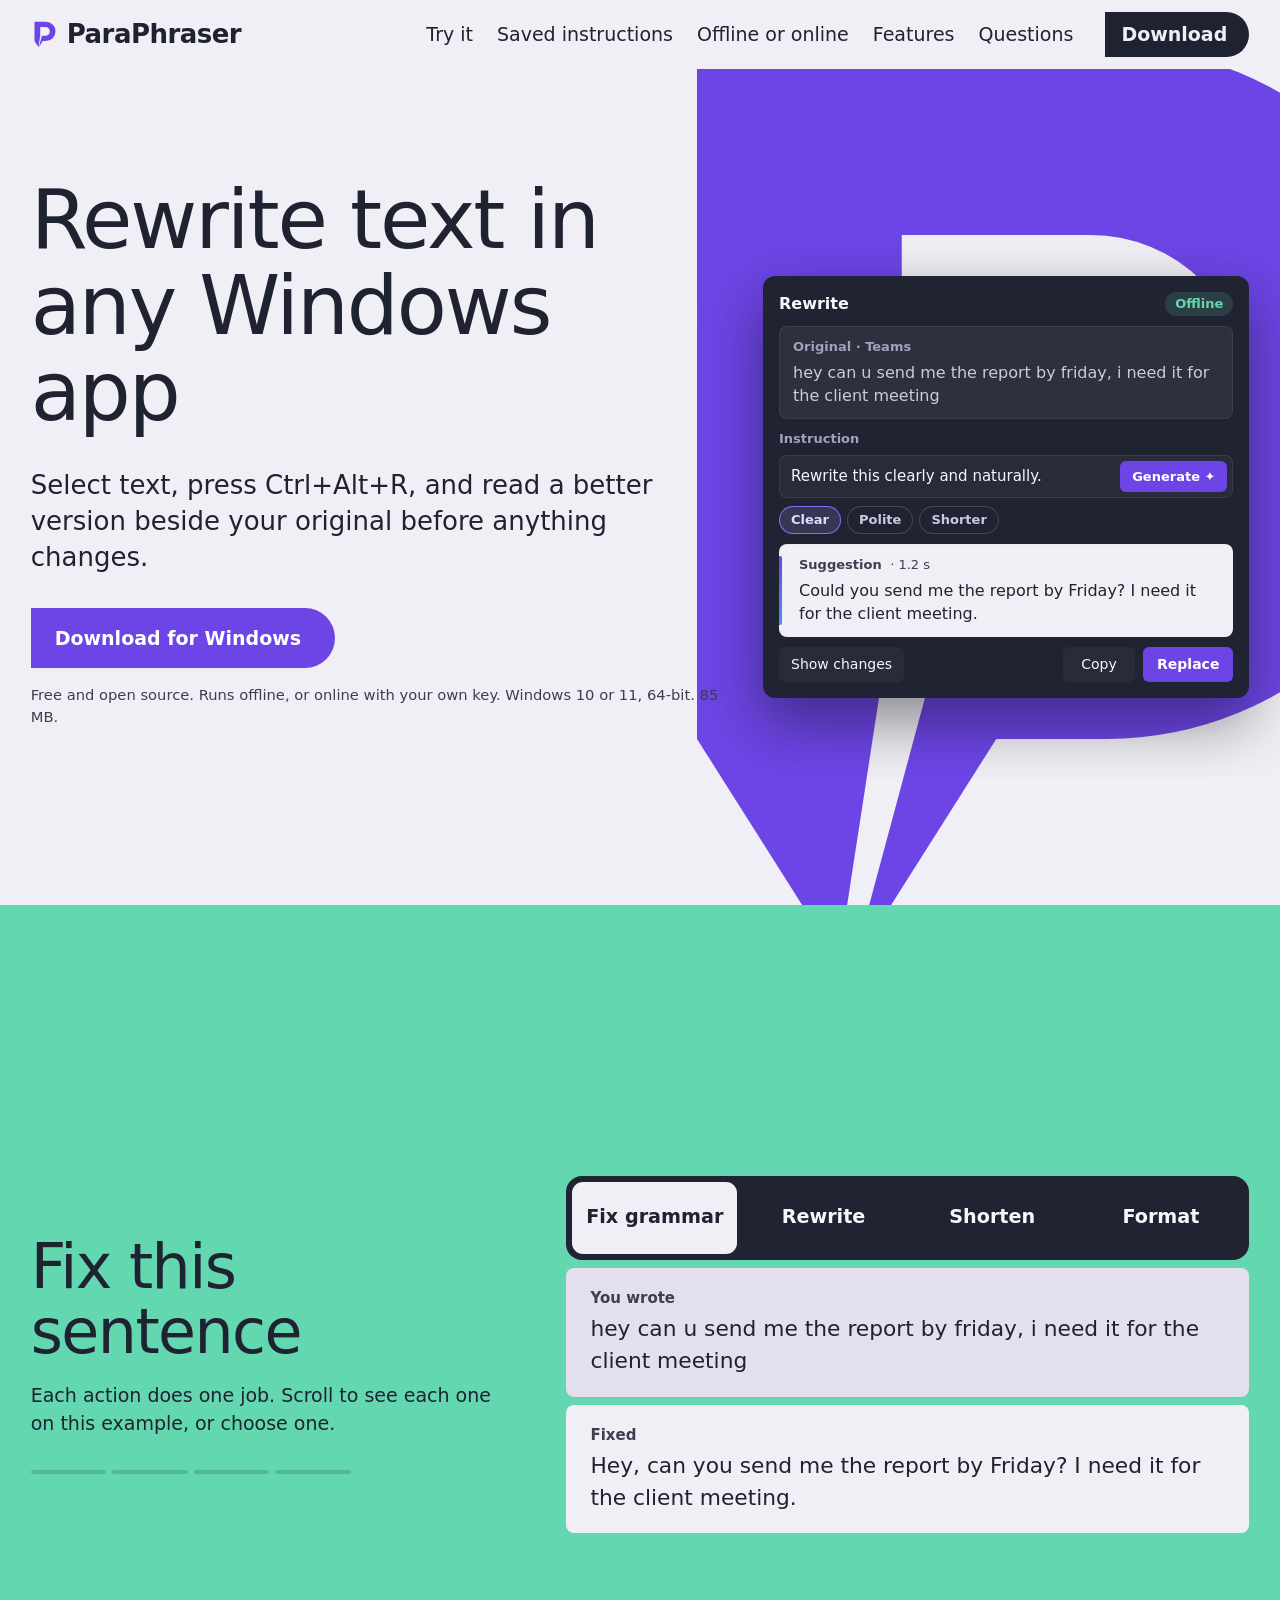
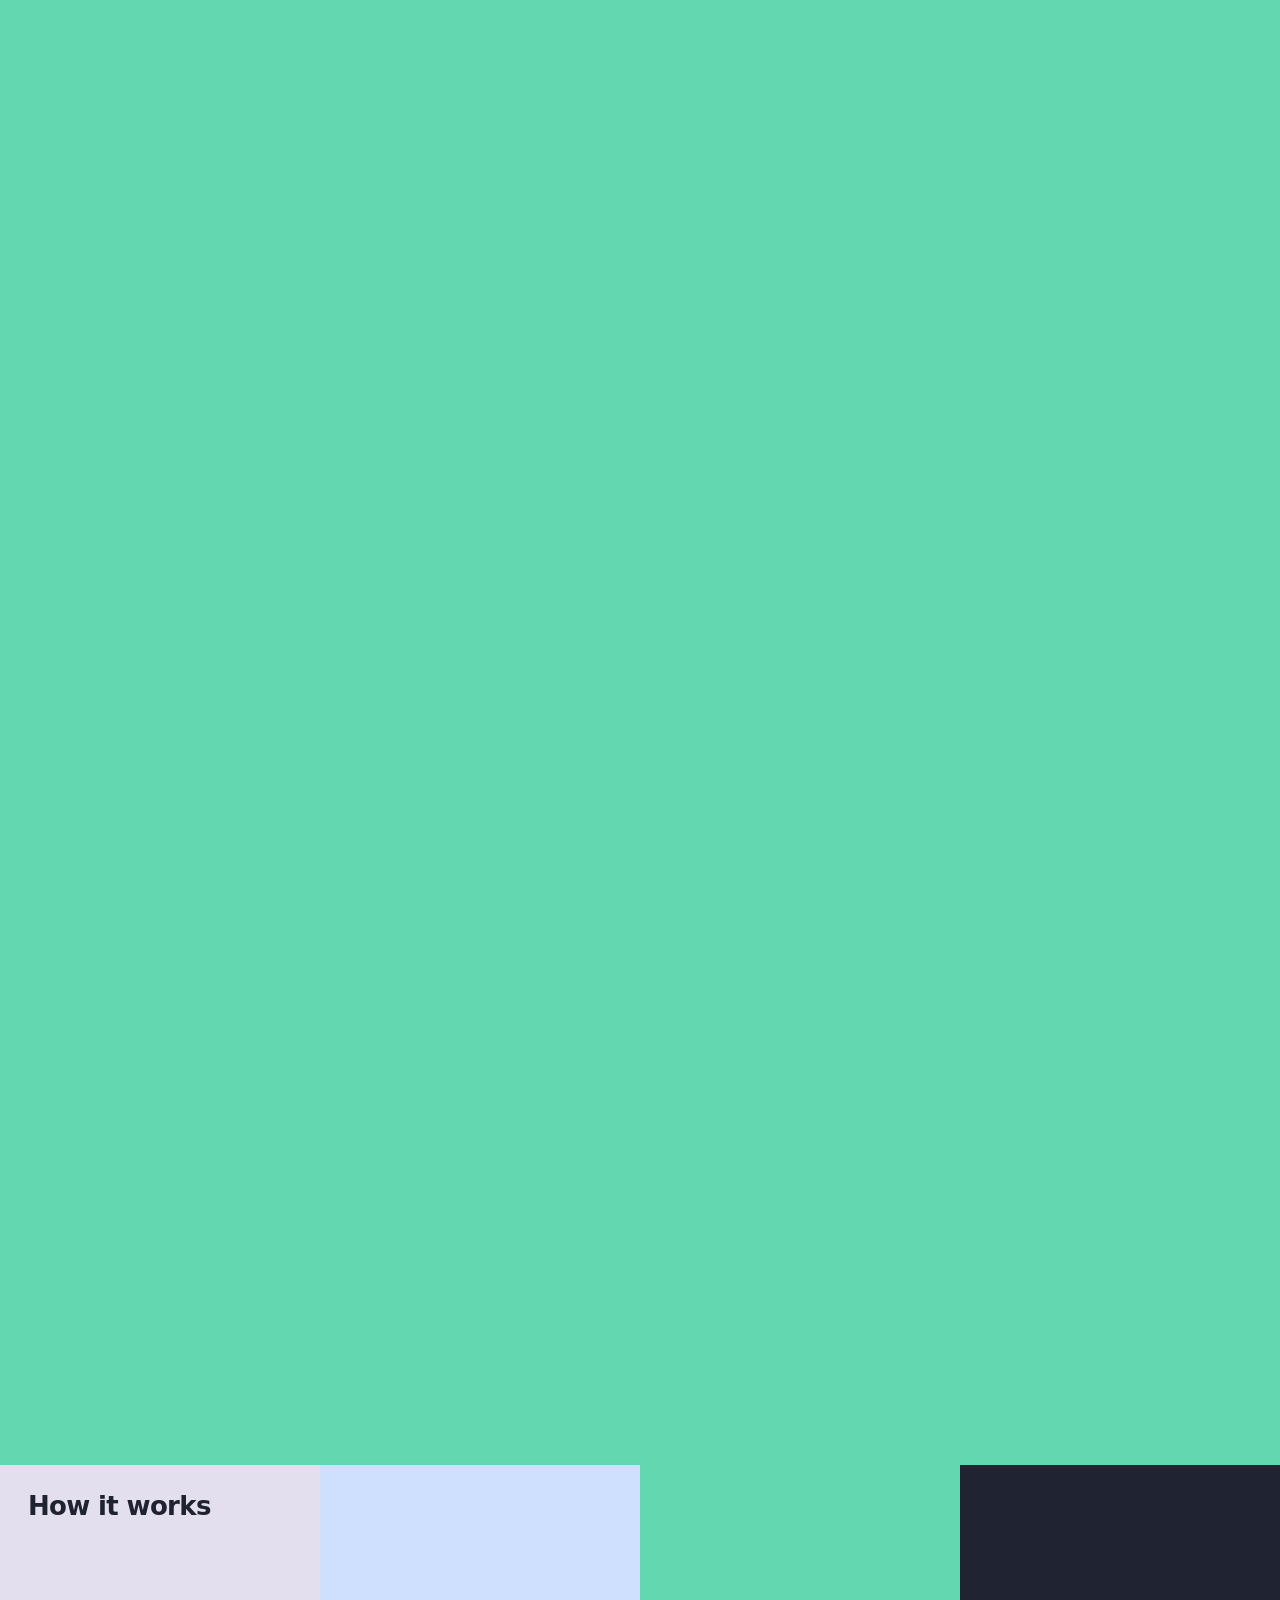
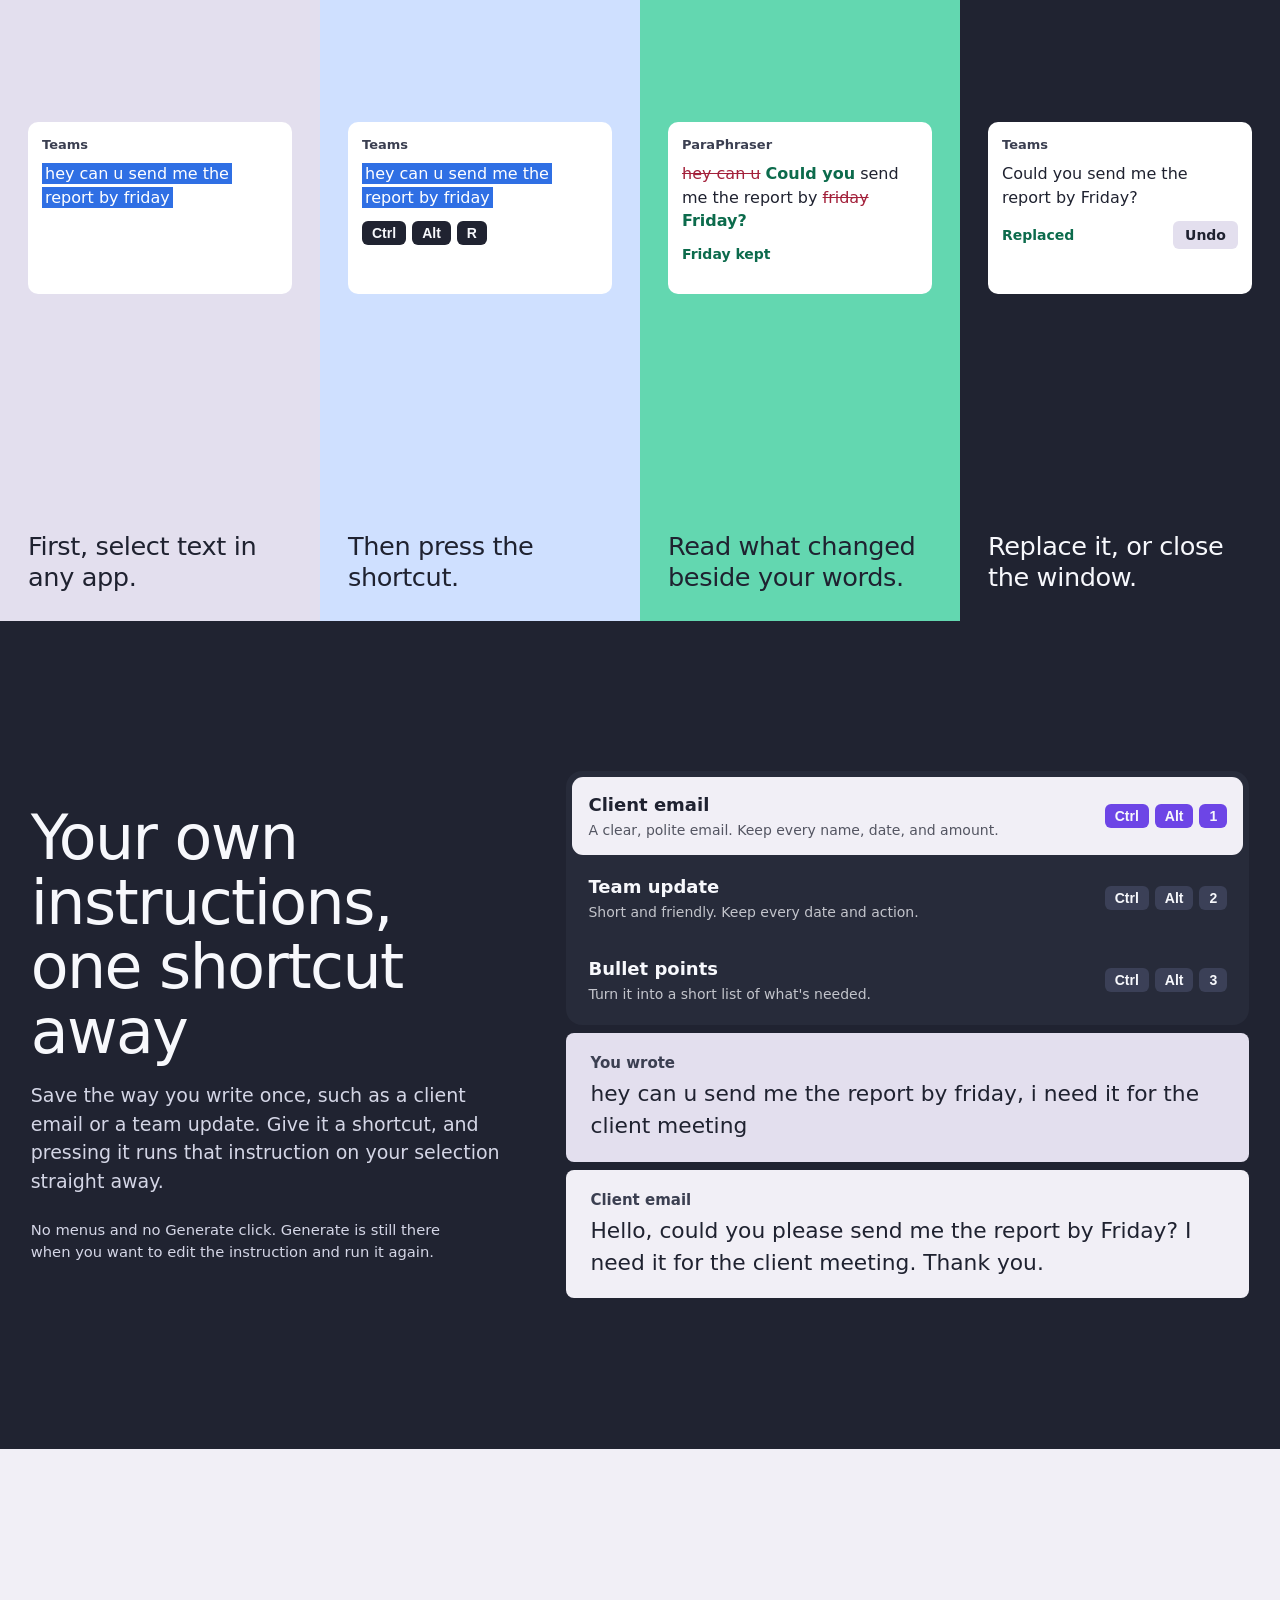
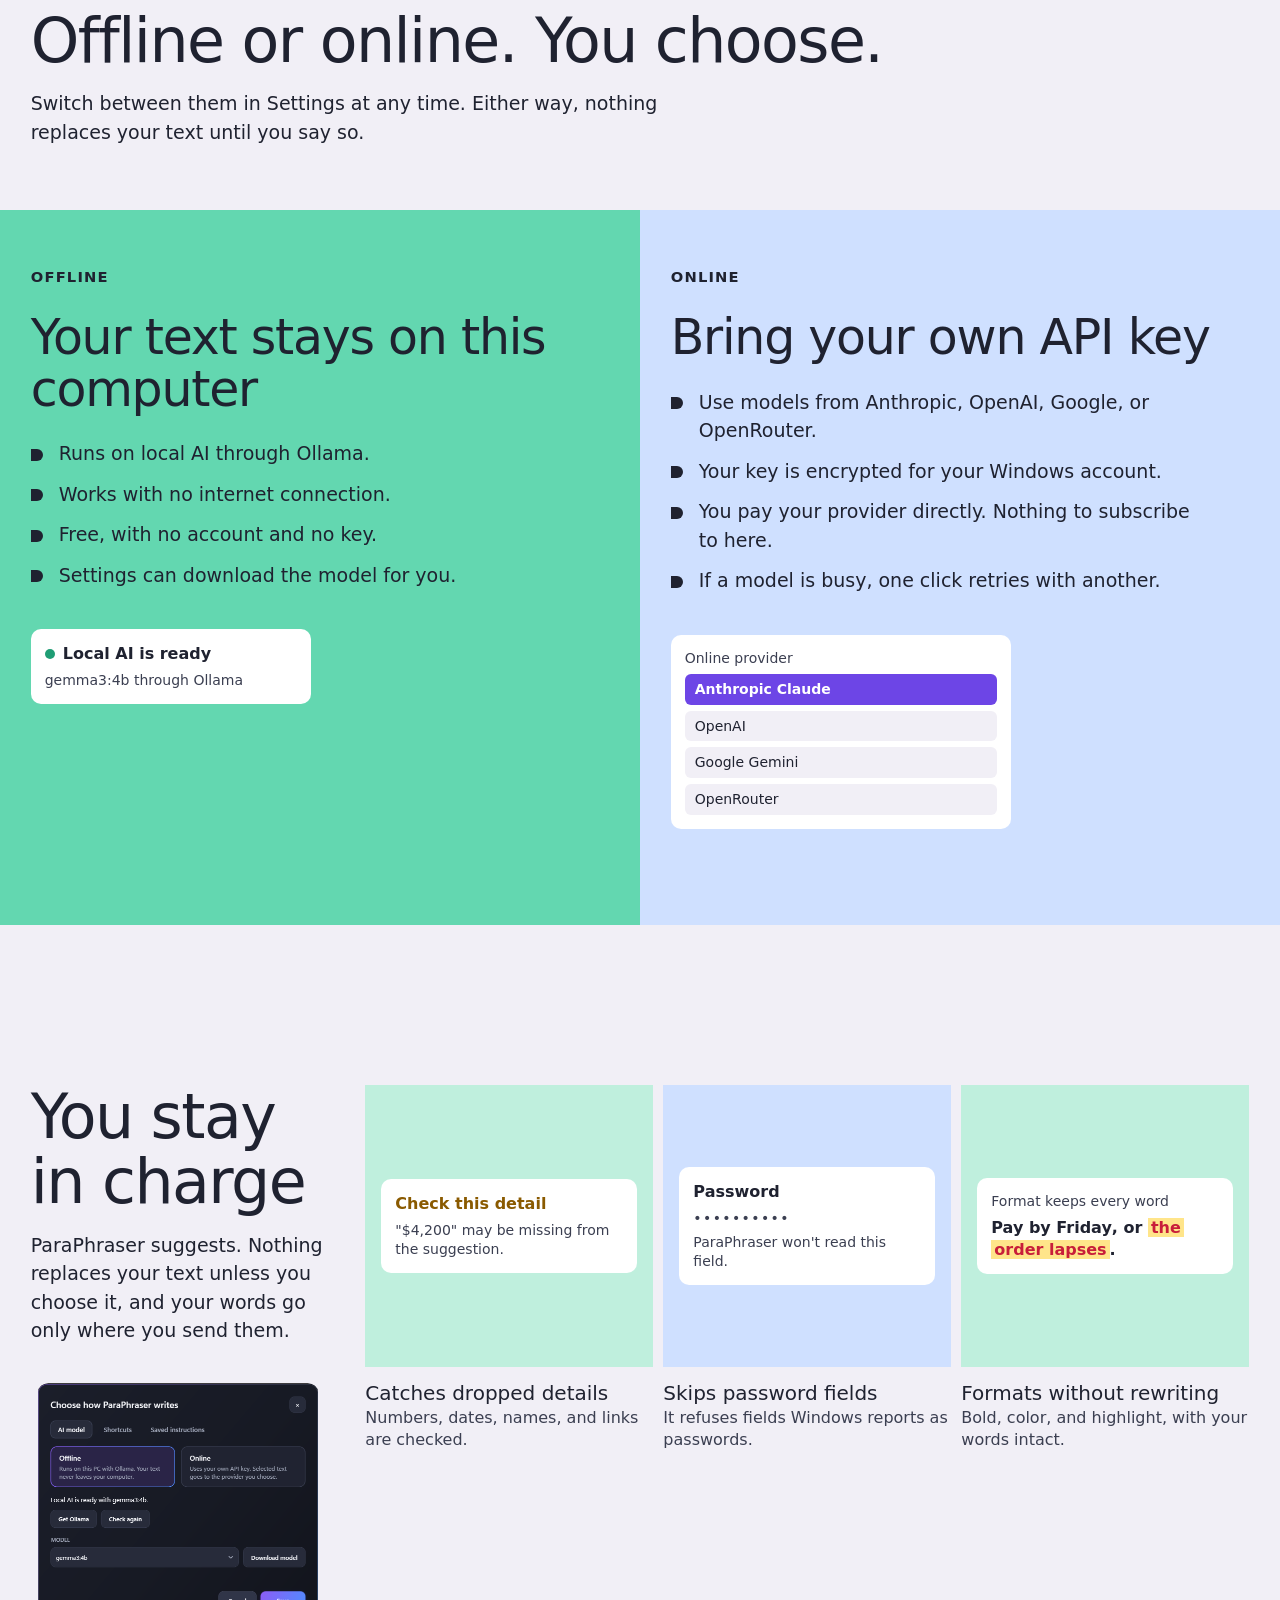
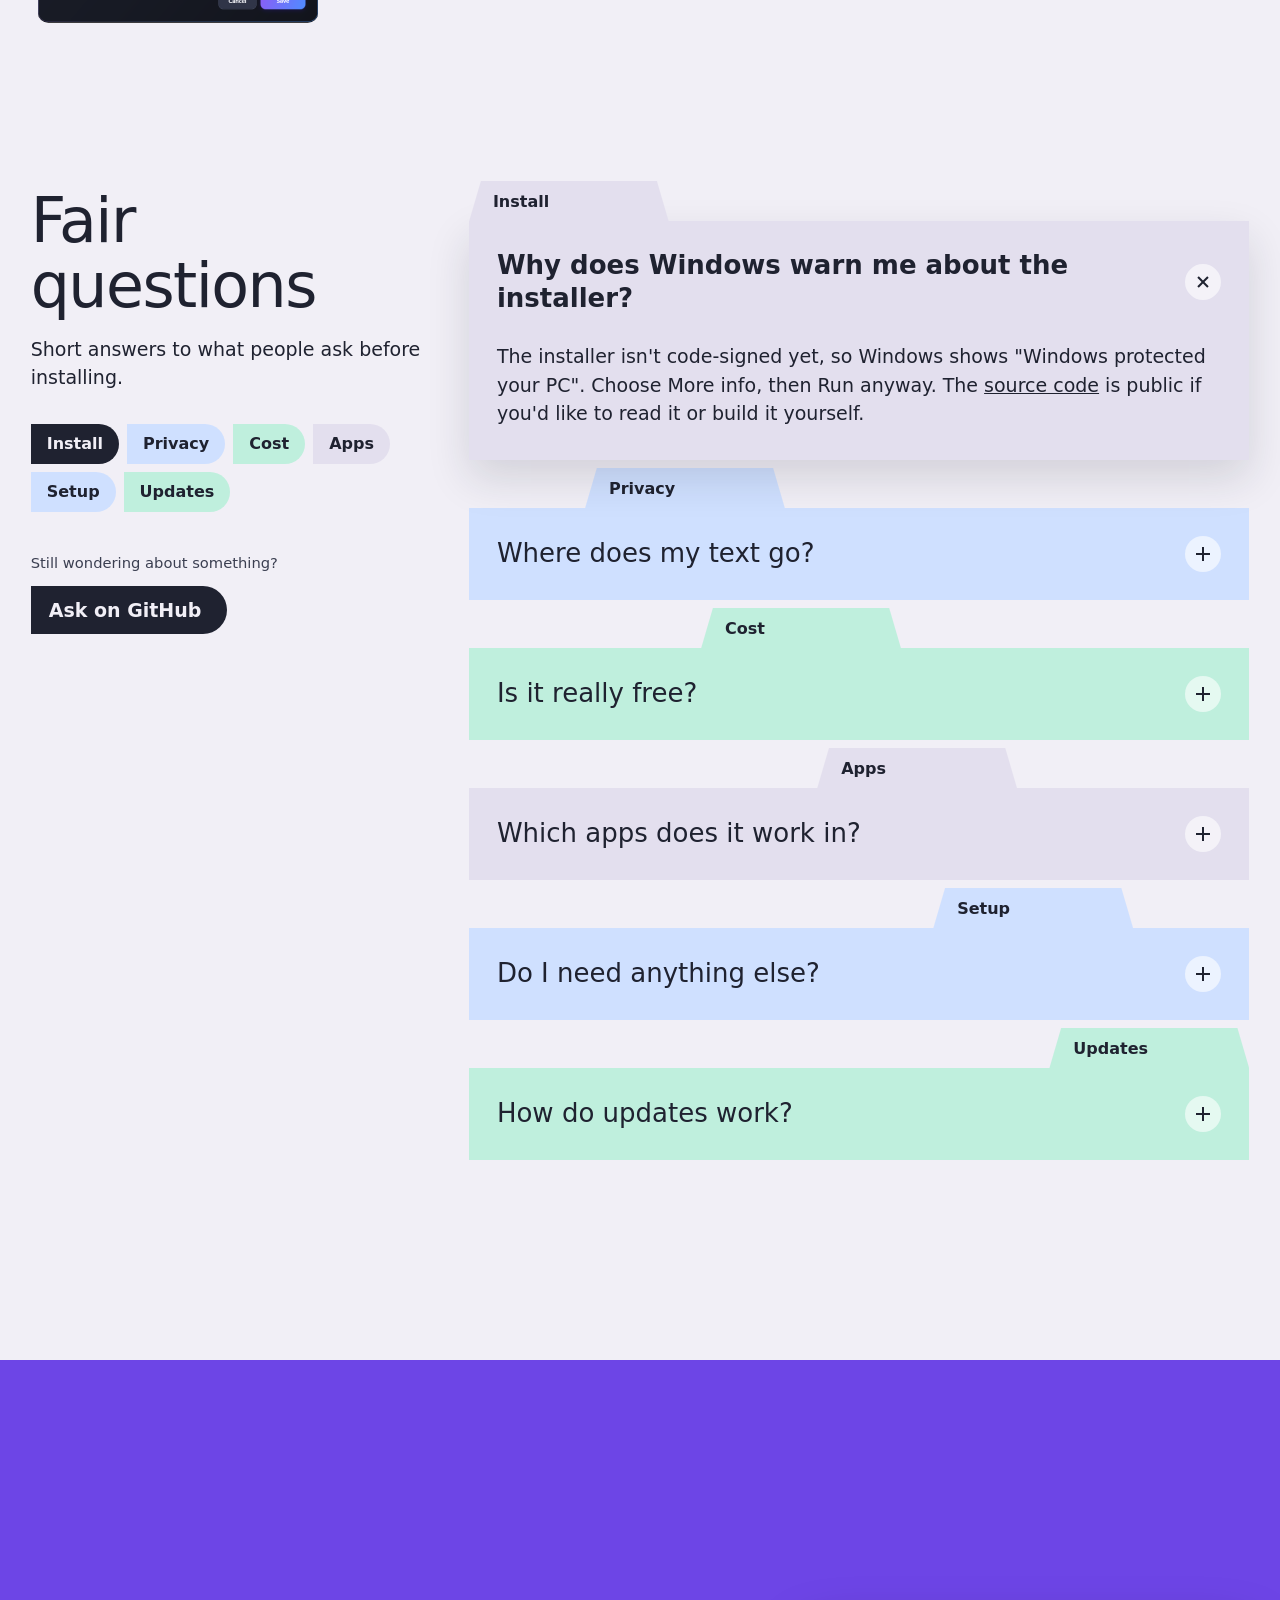
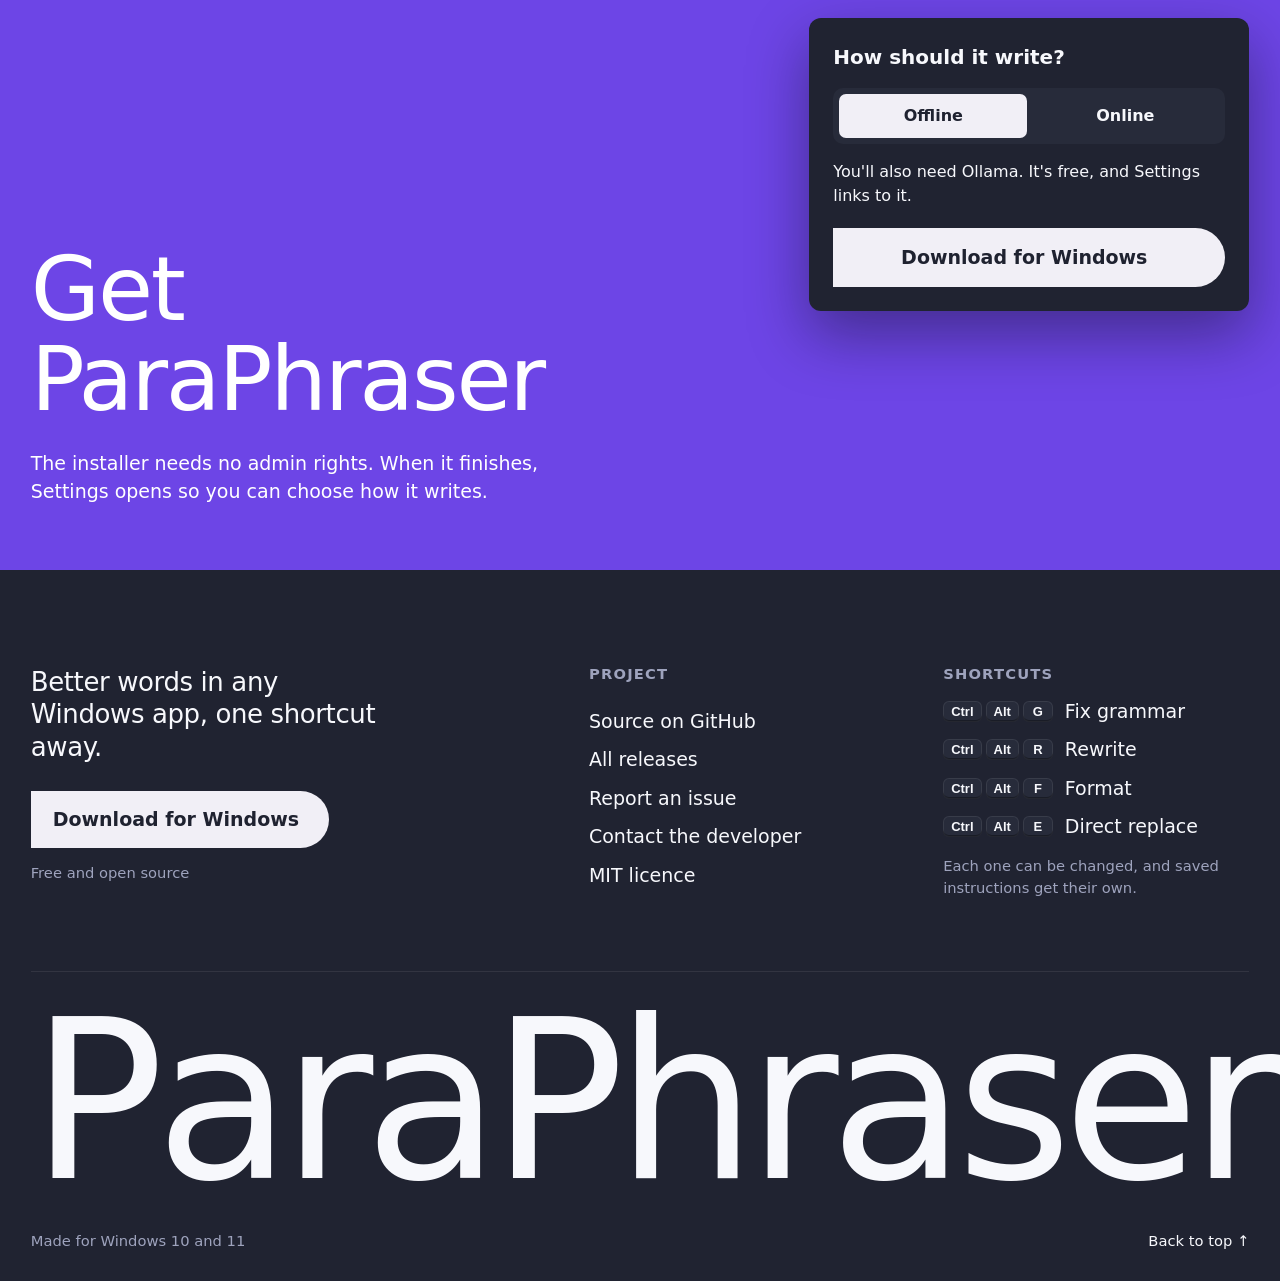
<file: site/index.html>
<!doctype html>
<html lang="en">
<head>
<meta charset="utf-8">
<meta name="viewport" content="width=device-width, initial-scale=1">
<title>ParaPhraser: rewrite text in any Windows app</title>
<meta name="description" content="Select text in any Windows app, press a shortcut, and review a better version beside your original. Free, open source, and able to run offline.">
<meta name="theme-color" content="#6D45E6">
<link rel="icon" href="logo.svg" type="image/svg+xml">
<link rel="preconnect" href="https://api.fontshare.com">
<link rel="preconnect" href="https://cdn.fontshare.com" crossorigin>
<link href="https://api.fontshare.com/v2/css?f[]=roundo@400,500,600&display=swap" rel="stylesheet">
<!-- Change ?v= whenever styles.css or site.js changes, or browsers can pair the new page with old cached files. -->
<link rel="stylesheet" href="styles.css?v=2026-11-11c">
<script>document.documentElement.classList.add('js')</script>
</head>
<body>
<svg width="0" height="0" class="defs" aria-hidden="true">
  <symbol id="nib" viewBox="0 0 64 64"><path fill-rule="evenodd" d="M8 4H34A22 22 0 0 1 34 48H27L17.5 63L8 48ZM21 16H33A10 10 0 0 1 33 36H21ZM21 36H25L18 62H17Z"/></symbol>
</svg>

<header class="bar">
  <a class="wordmark" href="#top"><svg aria-hidden="true"><use href="#nib"/></svg>ParaPhraser</a>
  <nav aria-label="Main">
    <a href="#try">Try it</a>
    <a href="#instructions">Saved instructions</a>
    <a href="#modes">Offline or online</a>
    <a href="#features">Features</a>
    <a href="#questions">Questions</a>
  </nav>
  <a class="bar-action" href="#download">Download</a>
</header>

<main id="top">
  <section class="hero">
    <svg class="hero-shape" aria-hidden="true"><use href="#nib"/></svg>
    <div class="hero-copy">
      <h1>Rewrite text in any Windows app</h1>
      <p class="lead">Select text, press Ctrl+Alt+R, and read a better version beside your original before anything changes.</p>
      <a class="button" data-download href="https://github.com/KrishPatel10/ParaPhraser/releases/latest">Download for Windows</a>
      <p class="note">Free and open source. Runs offline, or online with your own key. Windows 10 or 11, 64-bit. 85 MB.</p>
    </div>
    <div class="hero-picture" data-ui role="group" aria-label="Try the ParaPhraser window">
      <div class="win">
        <div class="win-head"><span>Rewrite</span><span class="pill">Offline</span></div>
        <div class="paper original"><b id="hero-source">Original · Teams</b><span id="hero-original">hey can u send me the report by friday, i need it for the client meeting</span></div>
        <div class="instruction">
          <b>Instruction</b>
          <div class="instruction-row"><span id="hero-instruction">Rewrite this clearly and naturally.</span><button type="button" class="generate" id="hero-generate">Generate ✦</button></div>
          <div class="presets" role="group" aria-label="Choose an instruction">
            <button type="button" data-preset="clear" aria-pressed="true">Clear</button>
            <button type="button" data-preset="polite" aria-pressed="false">Polite</button>
            <button type="button" data-preset="short" aria-pressed="false">Shorter</button>
          </div>
        </div>
        <div class="paper suggestion"><b>Suggestion <span id="hero-status"></span></b><span id="hero-suggestion" aria-live="polite">Could you send me the report by Friday? I need it for the client meeting.</span></div>
        <div class="win-actions">
          <button type="button" class="ghost" id="hero-changes" aria-pressed="false">Show changes</button>
          <button type="button" class="ghost" id="hero-copy">Copy</button>
          <button type="button" class="solid" id="hero-replace">Replace</button>
        </div>
      </div>
    </div>
    </div>
  </section>

  <section class="try" id="try" data-mode="grammar">
    <div class="try-stage">
    <div class="try-copy reveal">
      <h2><span id="try-word">Fix</span> this sentence</h2>
      <p>Each action does one job. Scroll to see each one on this example, or choose one.</p>
      <div class="try-steps" aria-hidden="true"><span></span><span></span><span></span><span></span></div>
    </div>
    <div class="try-control reveal" data-ui>
      <div class="segments" role="group" aria-label="Choose what ParaPhraser does">
        <button type="button" data-mode="grammar" aria-pressed="true">Fix grammar</button>
        <button type="button" data-mode="rewrite" aria-pressed="false">Rewrite</button>
        <button type="button" data-mode="shorten" aria-pressed="false">Shorten</button>
        <button type="button" data-mode="format" aria-pressed="false">Format</button>
      </div>
      <div class="try-result" aria-live="polite">
        <div class="paper quiet"><b>You wrote</b>hey can u send me the report by friday, i need it for the client meeting</div>
        <div class="paper"><b id="try-label">Fixed</b><span id="try-output">Hey, can you send me the report by Friday? I need it for the client meeting.</span></div>
      </div>
    </div>
    </div>
  </section>

  <section class="how" id="how">
    <article class="step reveal">
      <h2>How it works</h2>
      <div class="card" data-ui><span class="card-app">Teams</span><p><mark>hey can u send me the report by friday</mark></p></div>
      <p class="clause">First, select text in any app.</p>
    </article>
    <article class="step reveal">
      <div class="card" data-ui><span class="card-app">Teams</span><p><mark>hey can u send me the report by friday</mark></p><div class="keys"><kbd>Ctrl</kbd><kbd>Alt</kbd><kbd>R</kbd></div></div>
      <p class="clause">Then press the shortcut.</p>
    </article>
    <article class="step reveal">
      <div class="card" data-ui><span class="card-app">ParaPhraser</span><p><del>hey can u</del> <ins>Could you</ins> send me the report by <del>friday</del> <ins>Friday?</ins></p><div class="keys"><span class="ok">Friday kept</span></div></div>
      <p class="clause">Read what changed beside your words.</p>
    </article>
    <article class="step reveal">
      <div class="card" data-ui><span class="card-app">Teams</span><p>Could you send me the report by Friday?</p><div class="keys"><span class="ok">Replaced</span><span class="undo">Undo</span></div></div>
      <p class="clause">Replace it, or close the window.</p>
    </article>
  </section>

  <section class="saved" id="instructions">
    <div class="saved-copy reveal">
      <h2>Your own instructions, one shortcut away</h2>
      <p>Save the way you write once, such as a client email or a team update. Give it a shortcut, and pressing it runs that instruction on your selection straight away.</p>
      <p class="saved-note">No menus and no Generate click. Generate is still there when you want to edit the instruction and run it again.</p>
    </div>
    <div class="reveal" data-ui>
      <div class="saved-list" role="group" aria-label="Choose a saved instruction">
        <button type="button" data-saved="email" aria-pressed="true"><span class="saved-name">Client email</span><span class="saved-text">A clear, polite email. Keep every name, date, and amount.</span><span class="keys"><kbd>Ctrl</kbd><kbd>Alt</kbd><kbd>1</kbd></span></button>
        <button type="button" data-saved="update" aria-pressed="false"><span class="saved-name">Team update</span><span class="saved-text">Short and friendly. Keep every date and action.</span><span class="keys"><kbd>Ctrl</kbd><kbd>Alt</kbd><kbd>2</kbd></span></button>
        <button type="button" data-saved="bullets" aria-pressed="false"><span class="saved-name">Bullet points</span><span class="saved-text">Turn it into a short list of what's needed.</span><span class="keys"><kbd>Ctrl</kbd><kbd>Alt</kbd><kbd>3</kbd></span></button>
      </div>
      <div class="try-result" aria-live="polite">
        <div class="paper quiet"><b>You wrote</b>hey can u send me the report by friday, i need it for the client meeting</div>
        <div class="paper"><b id="saved-label">Client email</b><span id="saved-output">Hello, could you please send me the report by Friday? I need it for the client meeting. Thank you.</span></div>
      </div>
    </div>
  </section>

  <section class="modes" id="modes">
    <div class="modes-head reveal">
      <h2>Offline or online. You choose.</h2>
      <p>Switch between them in Settings at any time. Either way, nothing replaces your text until you say so.</p>
    </div>
    <article class="mode offline reveal">
      <p class="mode-tag">Offline</p>
      <h3>Your text stays on this computer</h3>
      <ul>
        <li>Runs on local AI through Ollama.</li>
        <li>Works with no internet connection.</li>
        <li>Free, with no account and no key.</li>
        <li>Settings can download the model for you.</li>
      </ul>
      <div class="spec" data-ui><span class="row"><i class="dot"></i>Local AI is ready</span><span class="sub">gemma3:4b through Ollama</span></div>
    </article>
    <article class="mode online reveal">
      <p class="mode-tag">Online</p>
      <h3>Bring your own API key</h3>
      <ul>
        <li>Use models from Anthropic, OpenAI, Google, or OpenRouter.</li>
        <li>Your key is encrypted for your Windows account.</li>
        <li>You pay your provider directly. Nothing to subscribe to here.</li>
        <li>If a model is busy, one click retries with another.</li>
      </ul>
      <div class="spec spec-wide" data-ui><span class="sub">Online provider</span><span class="choice on">Anthropic Claude</span><span class="choice">OpenAI</span><span class="choice">Google Gemini</span><span class="choice">OpenRouter</span></div>
    </article>
  </section>

  <section class="features" id="features">
    <div class="features-copy reveal">
      <h2>You stay in charge</h2>
      <p>ParaPhraser suggests. Nothing replaces your text unless you choose it, and your words go only where you send them.</p>
      <img class="shot" src="settings.png" width="588" height="503" loading="lazy" alt="ParaPhraser Settings, with Offline selected and the local gemma3:4b model ready.">
    </div>
    <div class="tiles">
      <figure class="reveal">
        <div class="tile t3"><div class="spec" data-ui><span class="row warn">Check this detail</span><span class="sub">"$4,200" may be missing from the suggestion.</span></div></div>
        <figcaption><strong>Catches dropped details</strong>Numbers, dates, names, and links are checked.</figcaption>
      </figure>
      <figure class="reveal">
        <div class="tile t2"><div class="spec" data-ui><span class="row">Password</span><span class="sub dots">••••••••••</span><span class="sub">ParaPhraser won't read this field.</span></div></div>
        <figcaption><strong>Skips password fields</strong>It refuses fields Windows reports as passwords.</figcaption>
      </figure>
      <figure class="reveal">
        <div class="tile t3"><div class="spec" data-ui><span class="sub">Format keeps every word</span><span class="row">Pay by <strong>Friday</strong>, or <span class="red">the order lapses</span>.</span></div></div>
        <figcaption><strong>Formats without rewriting</strong>Bold, color, and highlight, with your words intact.</figcaption>
      </figure>
    </div>
  </section>

  <section class="faq" id="questions">
    <div class="faq-intro reveal">
      <h2>Fair questions</h2>
      <p>Short answers to what people ask before installing.</p>
      <nav class="faq-topics" aria-label="Question topics">
        <a href="#q-install">Install</a>
        <a href="#q-privacy">Privacy</a>
        <a href="#q-cost">Cost</a>
        <a href="#q-apps">Apps</a>
        <a href="#q-setup">Setup</a>
        <a href="#q-updates">Updates</a>
      </nav>
      <p class="faq-more">Still wondering about something?</p>
      <a class="faq-ask" href="https://github.com/KrishPatel10/ParaPhraser/issues/new" target="_blank" rel="noopener">Ask on GitHub <span class="visually-hidden">(opens in a new tab)</span></a>
    </div>
    <div class="drawer">
      <details name="faq" id="q-install" open style="--i:0">
        <summary><span class="tab">Install</span><span class="q">Why does Windows warn me about the installer?</span></summary>
        <p>The installer isn't code-signed yet, so Windows shows "Windows protected your PC". Choose More info, then Run anyway. The <a href="https://github.com/KrishPatel10/ParaPhraser">source code</a> is public if you'd like to read it or build it yourself.</p>
      </details>
      <details name="faq" id="q-privacy" style="--i:1">
        <summary><span class="tab">Privacy</span><span class="q">Where does my text go?</span></summary>
        <p>In offline mode, it stays on your computer. In online mode, the selected text and your instruction go to the provider you chose. ParaPhraser keeps no history, and its logs never contain your text or keys.</p>
      </details>
      <details name="faq" id="q-cost" style="--i:2">
        <summary><span class="tab">Cost</span><span class="q">Is it really free?</span></summary>
        <p>Yes. ParaPhraser is open source under the MIT licence and needs no account. Offline mode costs nothing. In online mode, your provider's own pricing applies to your key.</p>
      </details>
      <details name="faq" id="q-apps" style="--i:3">
        <summary><span class="tab">Apps</span><span class="q">Which apps does it work in?</span></summary>
        <p>Most apps where you can copy and paste, such as Notepad, Word, Outlook, Teams, and browsers. Windows blocks it from typing into apps running as administrator, and rich formatting depends on what the app supports.</p>
      </details>
      <details name="faq" id="q-setup" style="--i:4">
        <summary><span class="tab">Setup</span><span class="q">Do I need anything else?</span></summary>
        <p>Yes, one of two things: <a href="https://ollama.com/">Ollama</a> for offline mode, or an API key from Anthropic, OpenAI, Google, or OpenRouter. Settings opens on first launch and walks you through it, and can download the offline model for you.</p>
      </details>
      <details name="faq" id="q-updates" style="--i:5">
        <summary><span class="tab">Updates</span><span class="q">How do updates work?</span></summary>
        <p>ParaPhraser checks GitHub when it starts, even in offline mode, and downloads new versions in the background. That check contains none of your text, and it won't restart until you choose to. Uninstall it from Windows Settings at any time.</p>
      </details>
    </div>
  </section>

  <section class="close" id="download">
    <div class="close-copy reveal">
      <h2>Get ParaPhraser</h2>
      <p>The installer needs no admin rights. When it finishes, Settings opens so you can choose how it writes.</p>
    </div>
    <div class="dialog reveal" data-ui>
      <h3>How should it write?</h3>
      <div class="segments small" role="group" aria-label="Choose how ParaPhraser writes">
        <button type="button" data-how="offline" aria-pressed="true">Offline</button>
        <button type="button" data-how="online" aria-pressed="false">Online</button>
      </div>
      <p id="how-note">You'll also need Ollama. It's free, and Settings links to it.</p>
      <a class="button full" data-download href="https://github.com/KrishPatel10/ParaPhraser/releases/latest">Download for Windows</a>
    </div>
  </section>
</main>

<footer class="end">
  <div class="end-top">
    <div class="end-pitch">
      <p class="end-line">Better words in any Windows app, one shortcut away.</p>
      <a class="end-download" data-download href="https://github.com/KrishPatel10/ParaPhraser/releases/latest">Download for Windows</a>
      <p class="end-note" id="end-version">Free and open source</p>
    </div>
    <nav aria-label="Project">
      <h2>Project</h2>
      <a href="https://github.com/KrishPatel10/ParaPhraser">Source on GitHub</a>
      <a href="https://github.com/KrishPatel10/ParaPhraser/releases">All releases</a>
      <a href="https://github.com/KrishPatel10/ParaPhraser/issues/new" target="_blank" rel="noopener">Report an issue <span class="visually-hidden">(opens in a new tab)</span></a>
      <a href="mailto:krishpatelswe@gmail.com?subject=ParaPhraser">Contact the developer</a>
      <a href="https://github.com/KrishPatel10/ParaPhraser/blob/main/LICENSE">MIT licence</a>
    </nav>
    <div class="end-keys">
      <h2>Shortcuts</h2>
      <dl>
        <div><dt><kbd>Ctrl</kbd><kbd>Alt</kbd><kbd>G</kbd></dt><dd>Fix grammar</dd></div>
        <div><dt><kbd>Ctrl</kbd><kbd>Alt</kbd><kbd>R</kbd></dt><dd>Rewrite</dd></div>
        <div><dt><kbd>Ctrl</kbd><kbd>Alt</kbd><kbd>F</kbd></dt><dd>Format</dd></div>
        <div><dt><kbd>Ctrl</kbd><kbd>Alt</kbd><kbd>E</kbd></dt><dd>Direct replace</dd></div>
      </dl>
      <p class="end-note">Each one can be changed, and saved instructions get their own.</p>
    </div>
  </div>
  <p class="end-name reveal"><span class="visually-hidden">ParaPhraser</span><span aria-hidden="true" style="--n:0">P</span><span aria-hidden="true" style="--n:1">a</span><span aria-hidden="true" style="--n:2">r</span><span aria-hidden="true" style="--n:3">a</span><span aria-hidden="true" style="--n:4">P</span><span aria-hidden="true" style="--n:5">h</span><span aria-hidden="true" style="--n:6">r</span><span aria-hidden="true" style="--n:7">a</span><span aria-hidden="true" style="--n:8">s</span><span aria-hidden="true" style="--n:9">e</span><span aria-hidden="true" style="--n:10">r</span></p>
  <div class="end-bottom">
    <span>Made for Windows 10 and 11</span>
    <a href="#top">Back to top ↑</a>
  </div>
</footer>
<script src="site.js?v=2026-11-11c"></script>
</body>
</html>
</file>
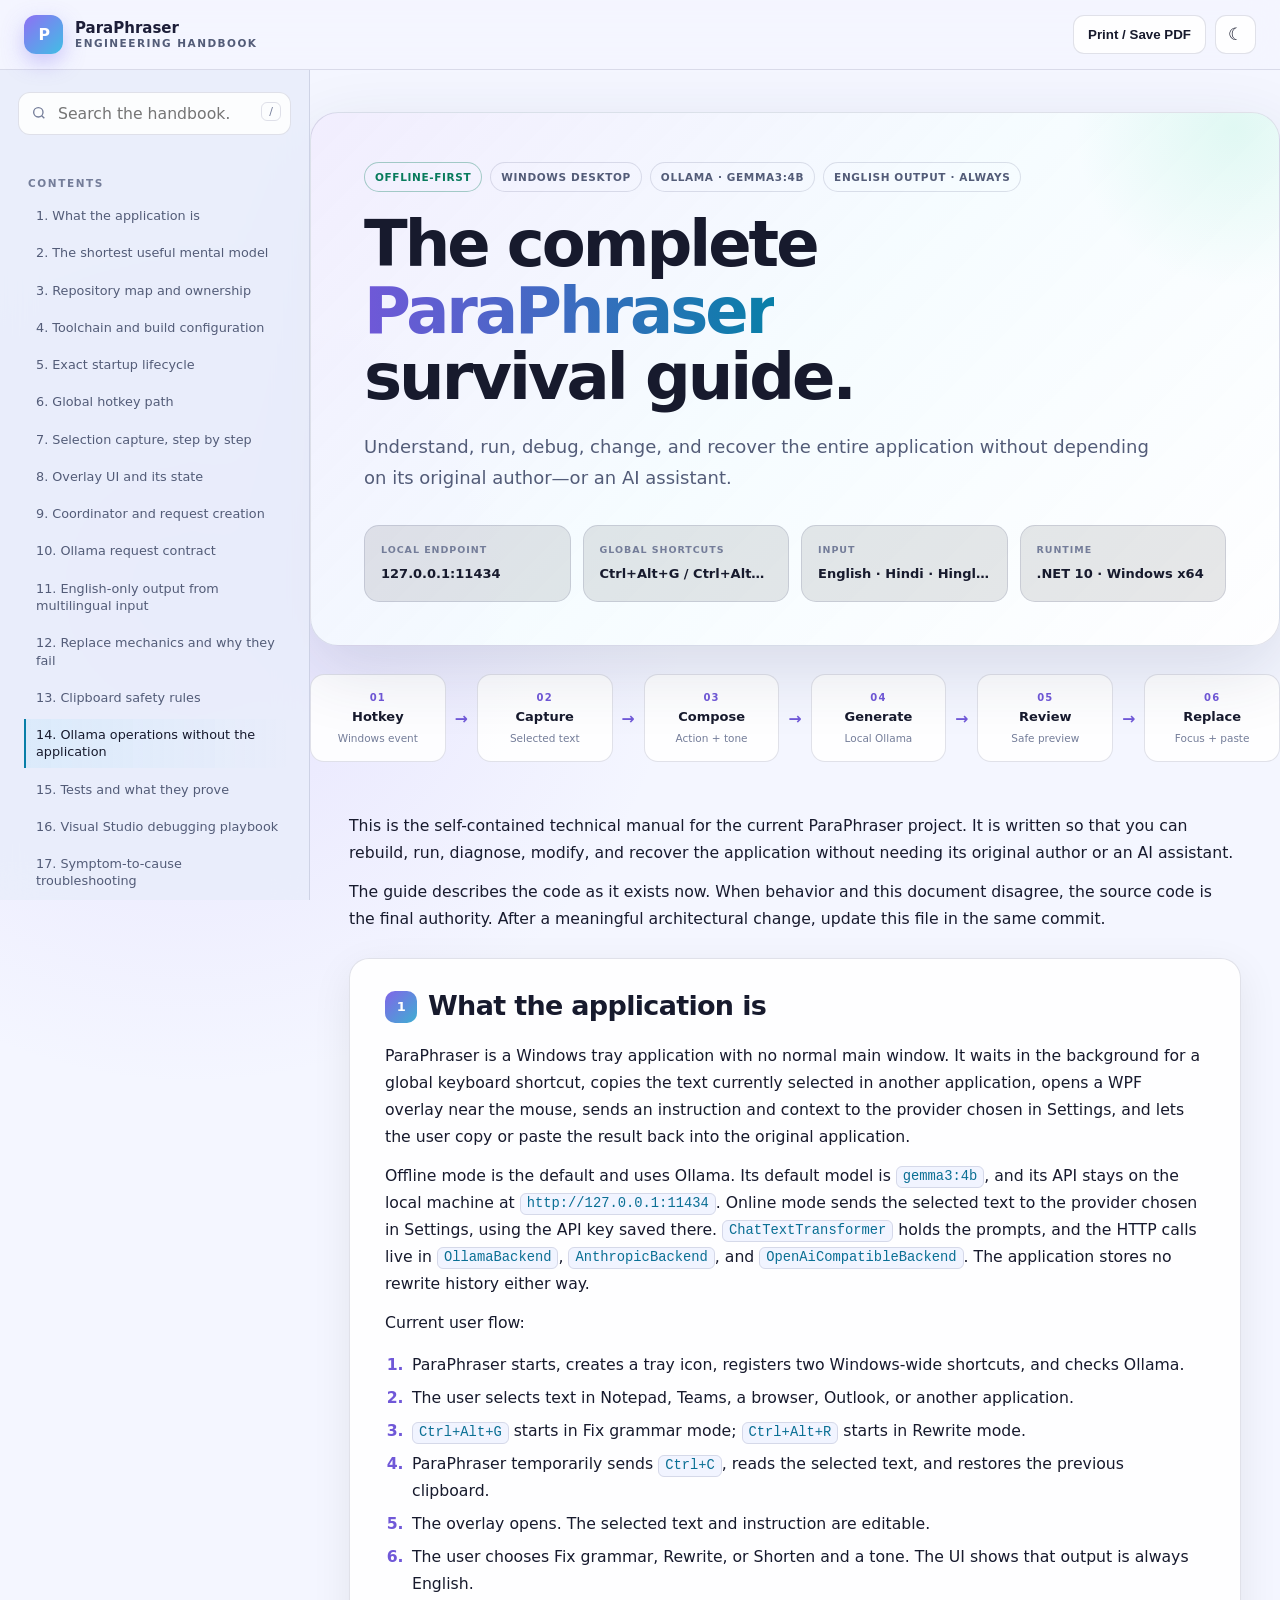
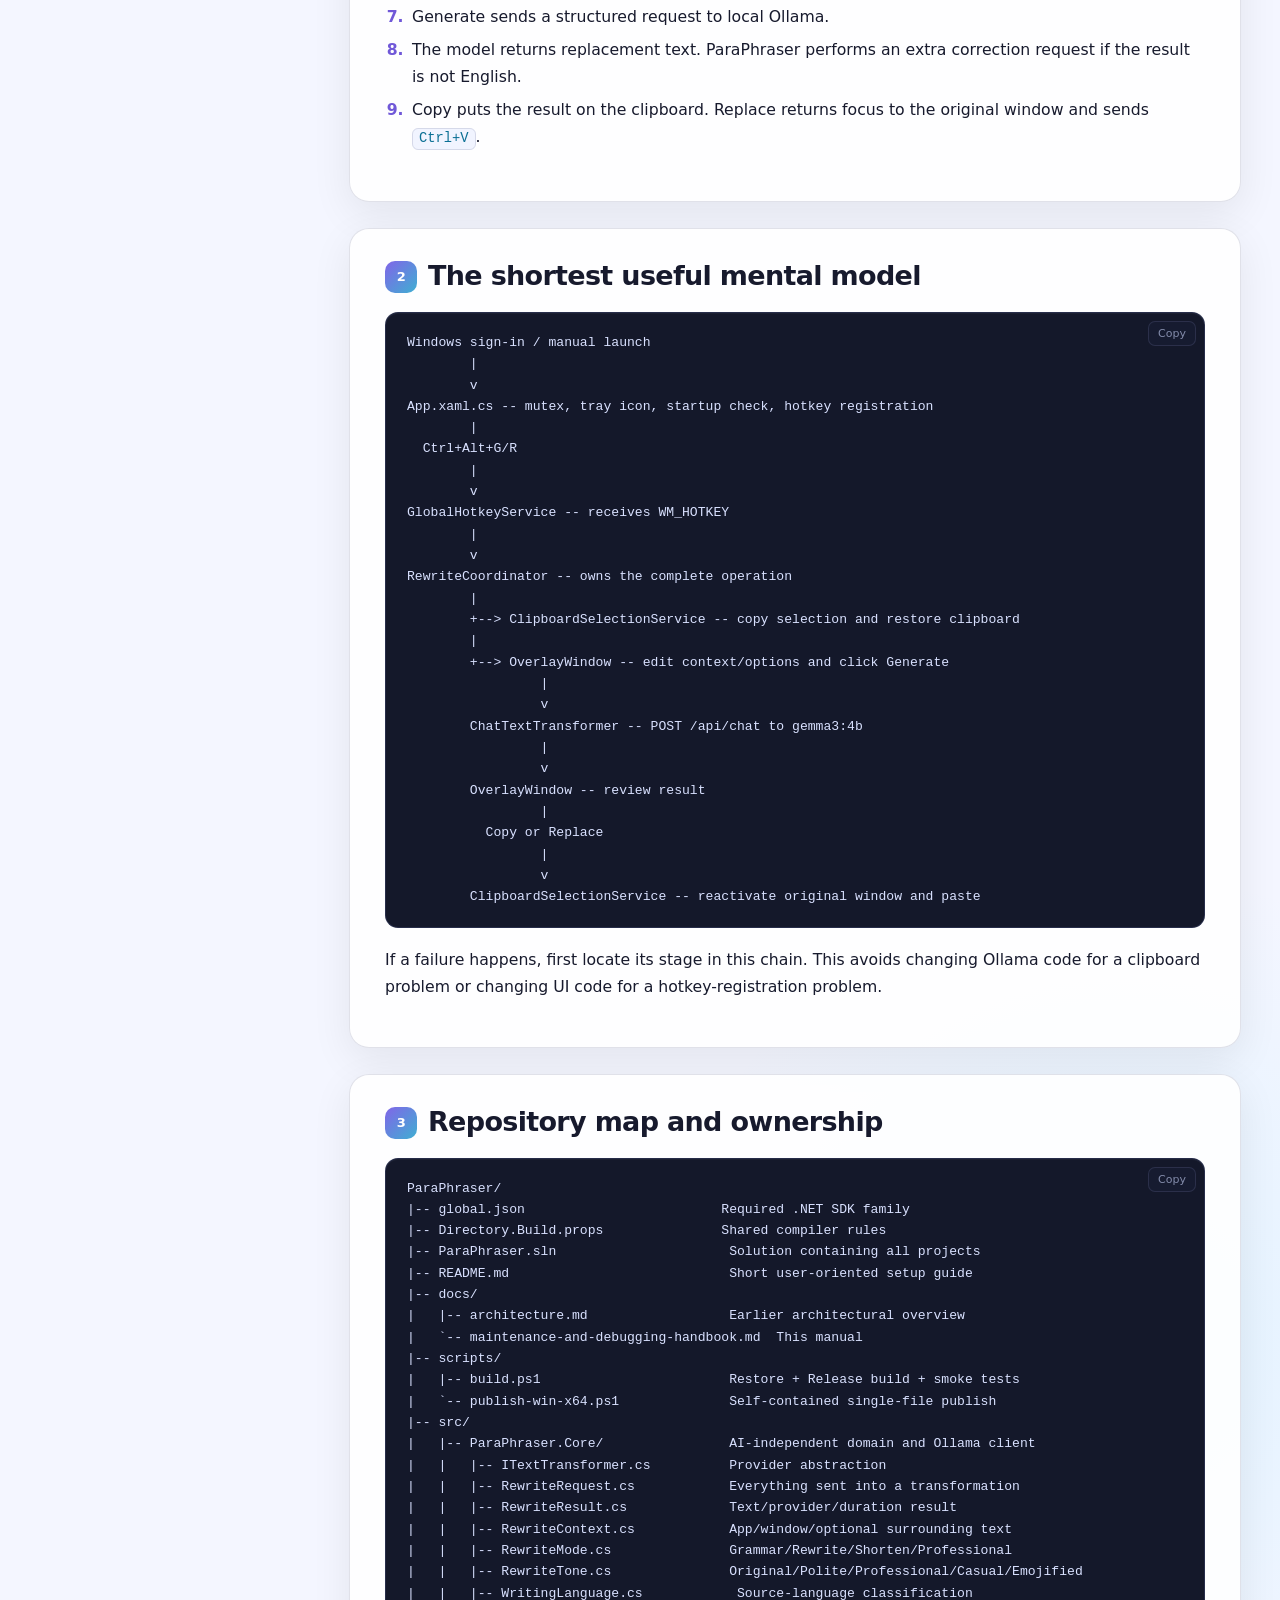
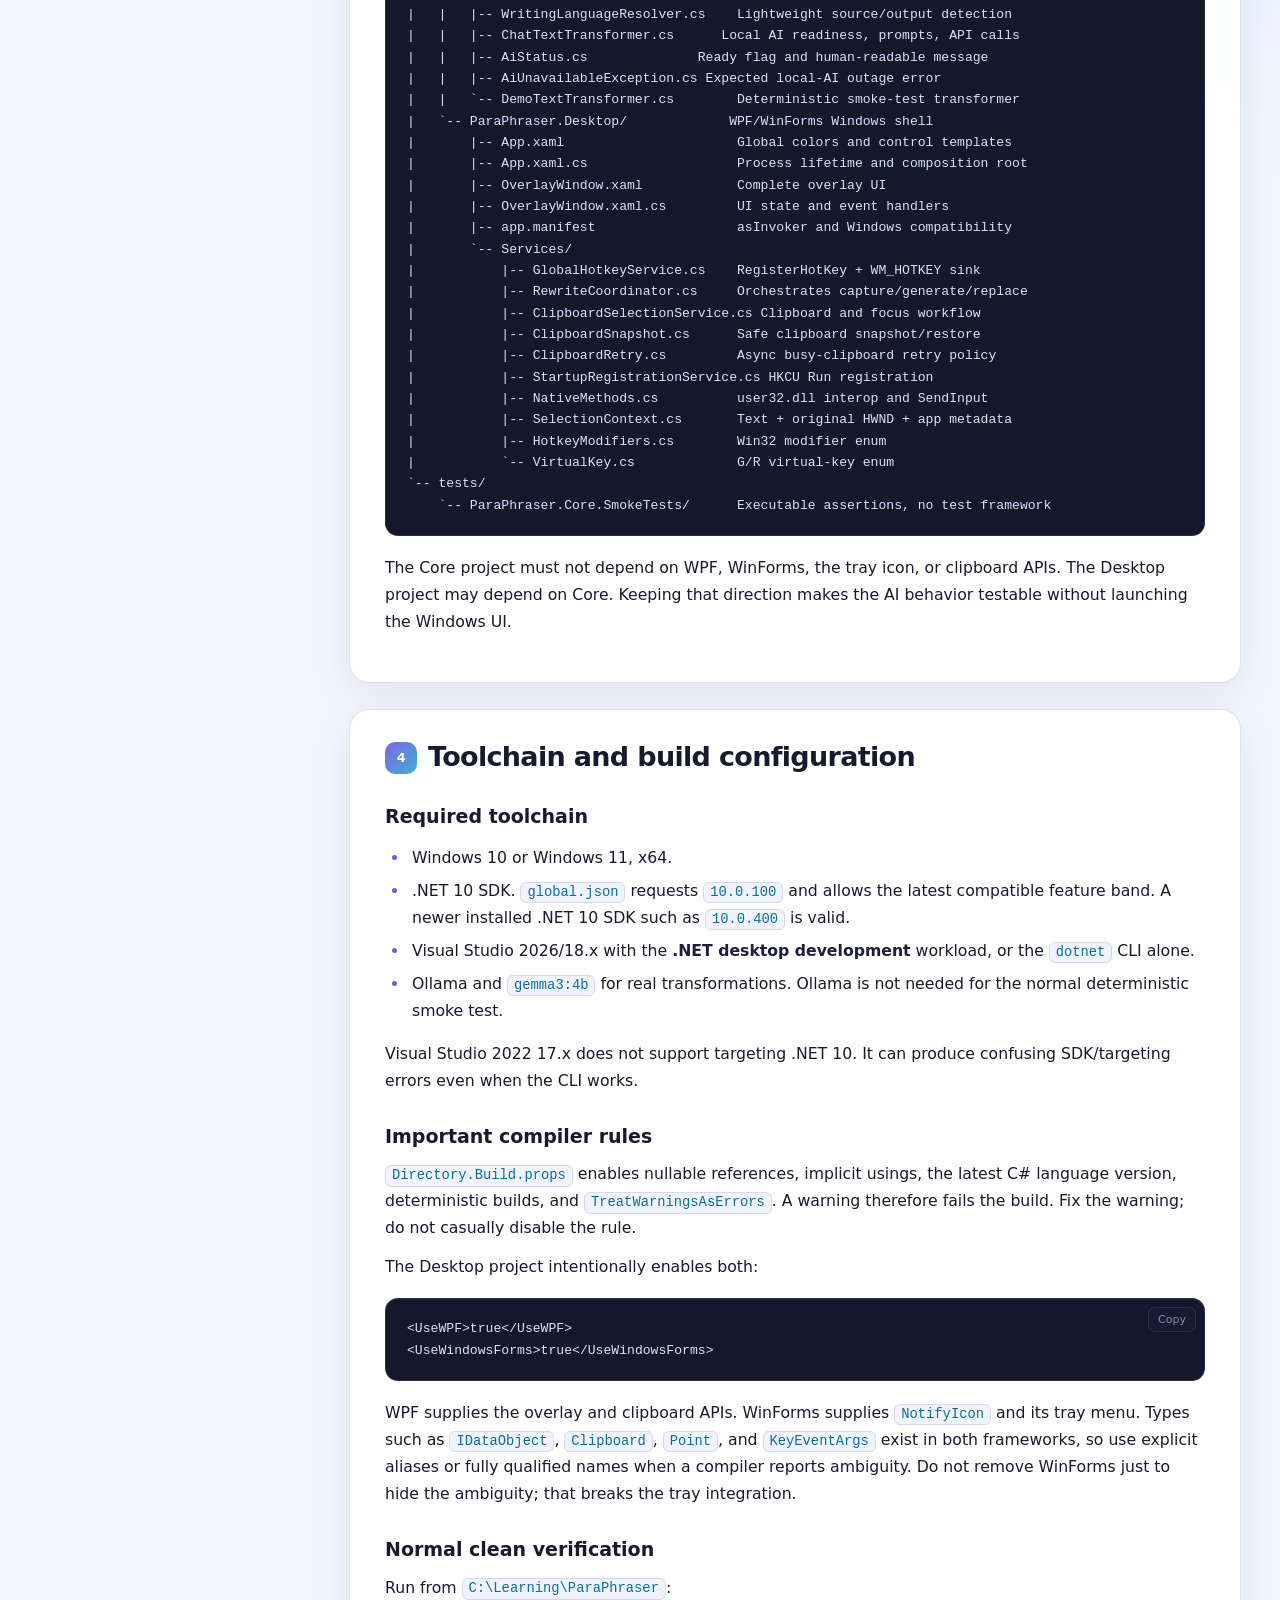
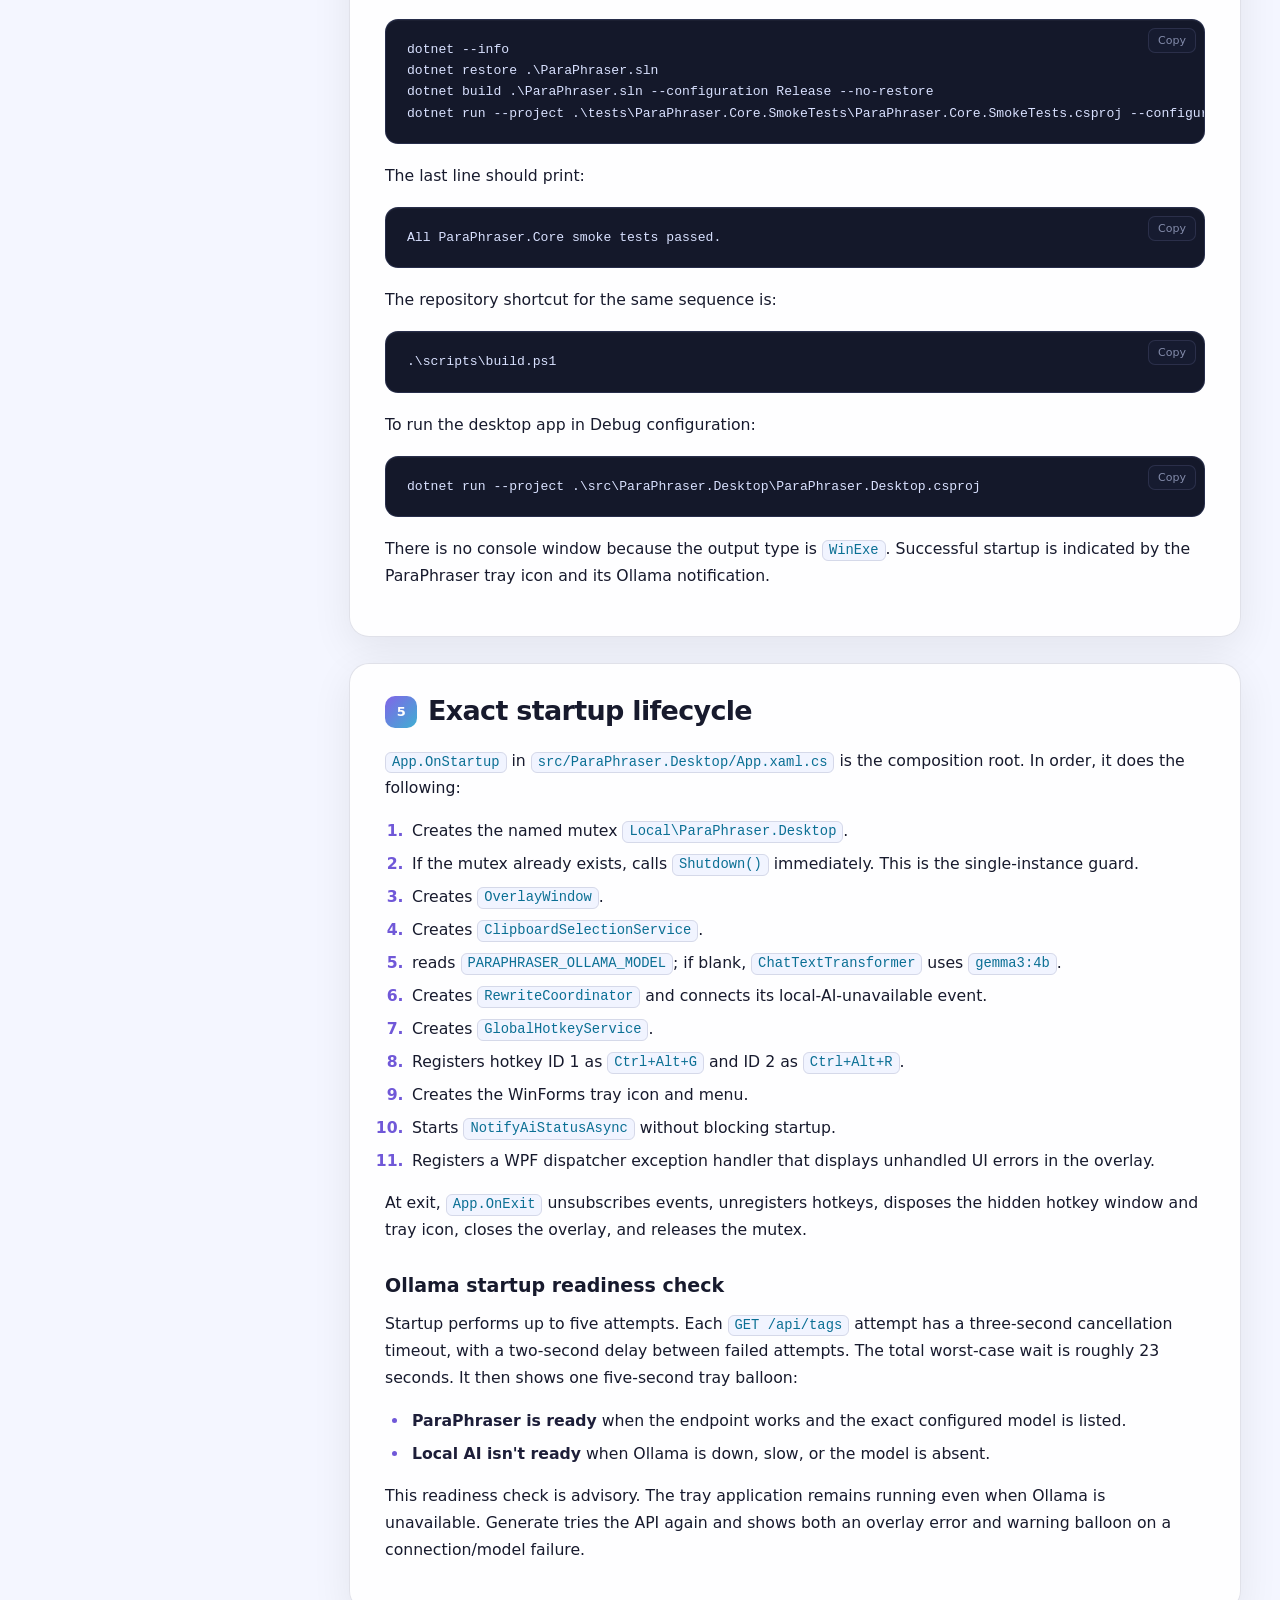
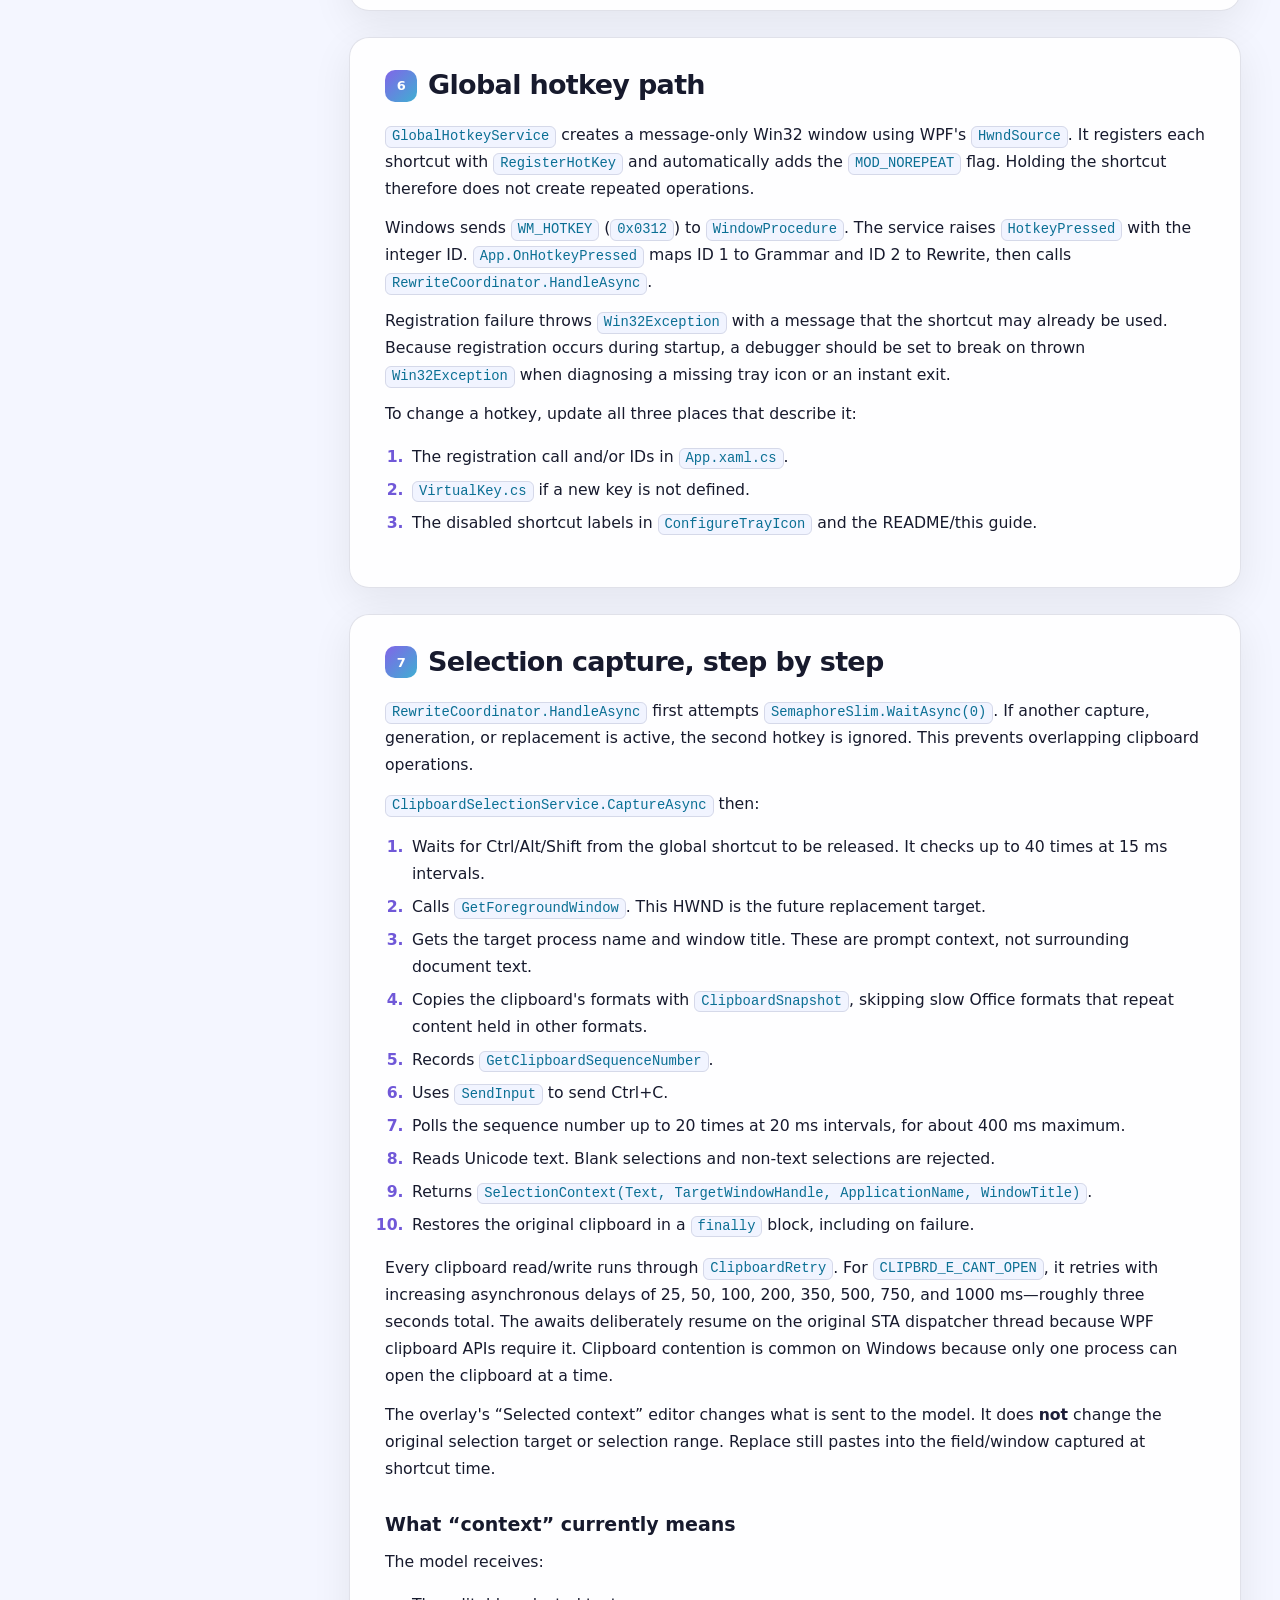
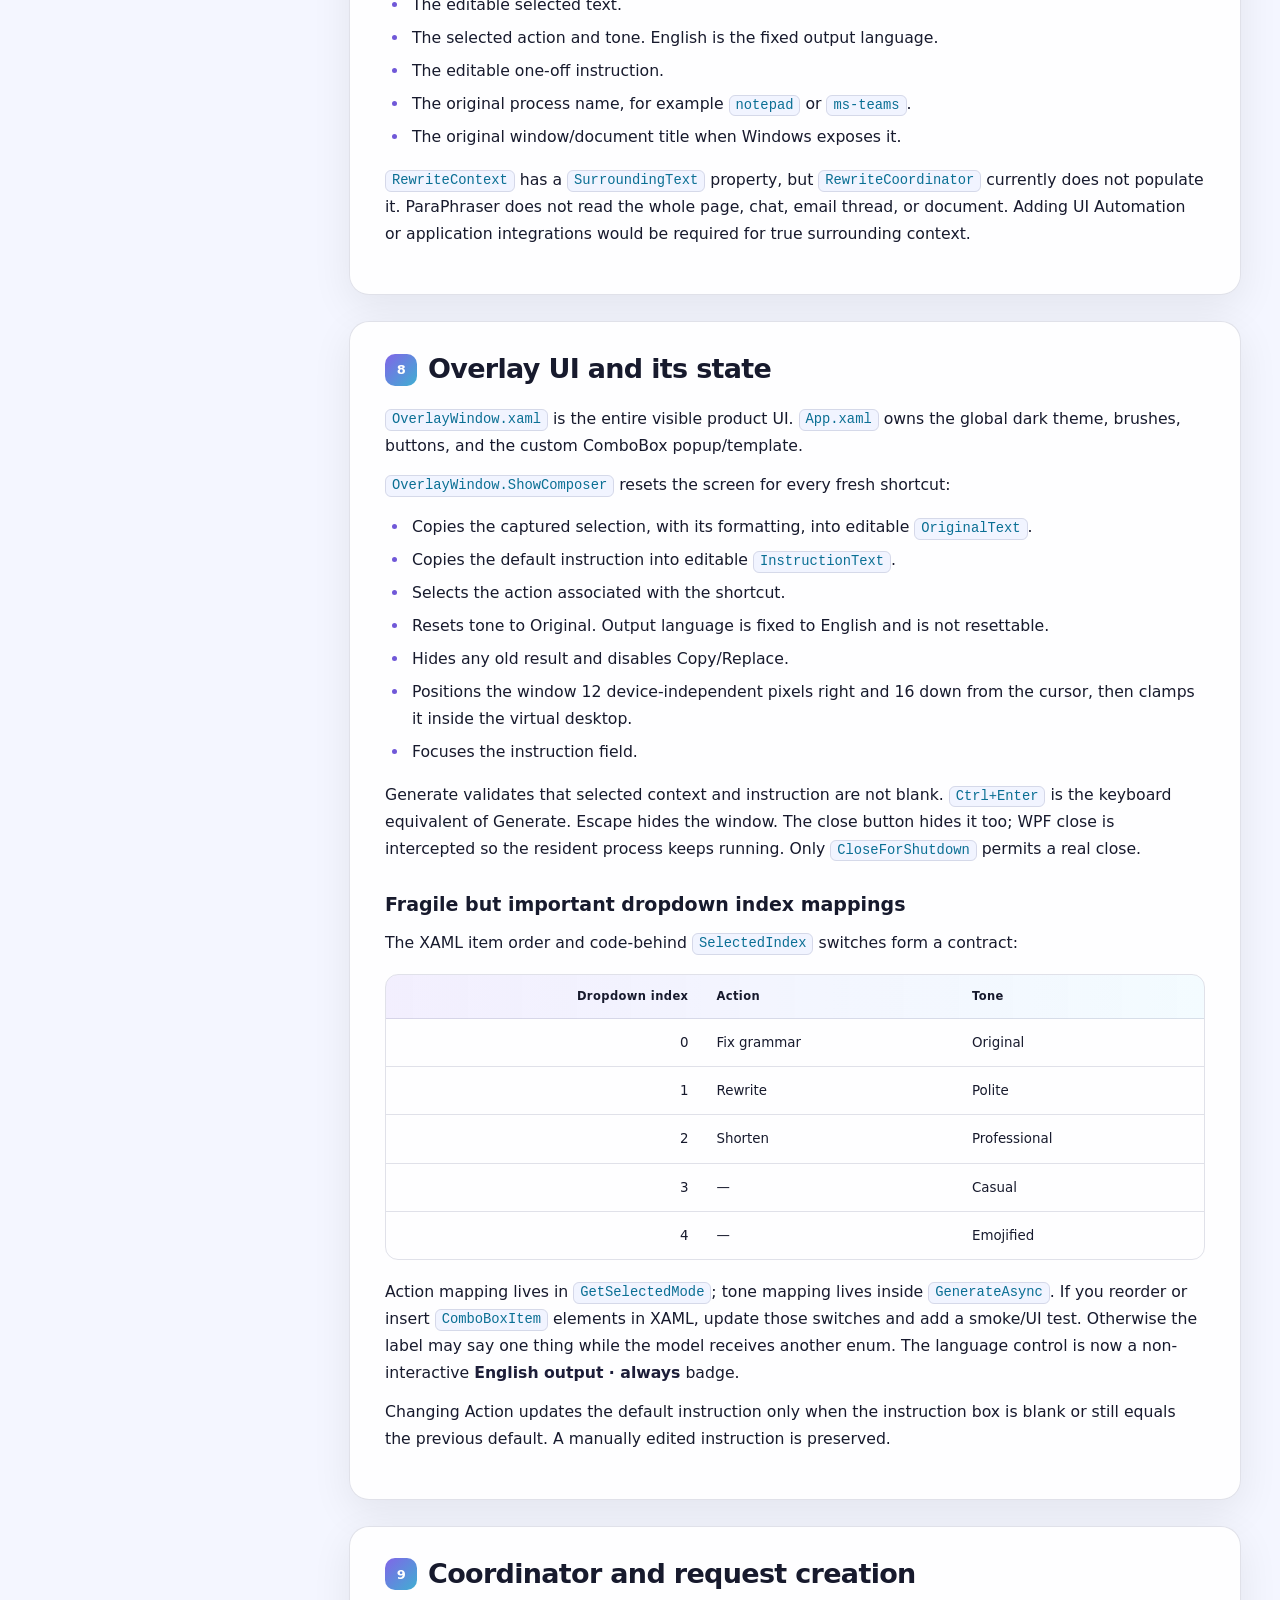
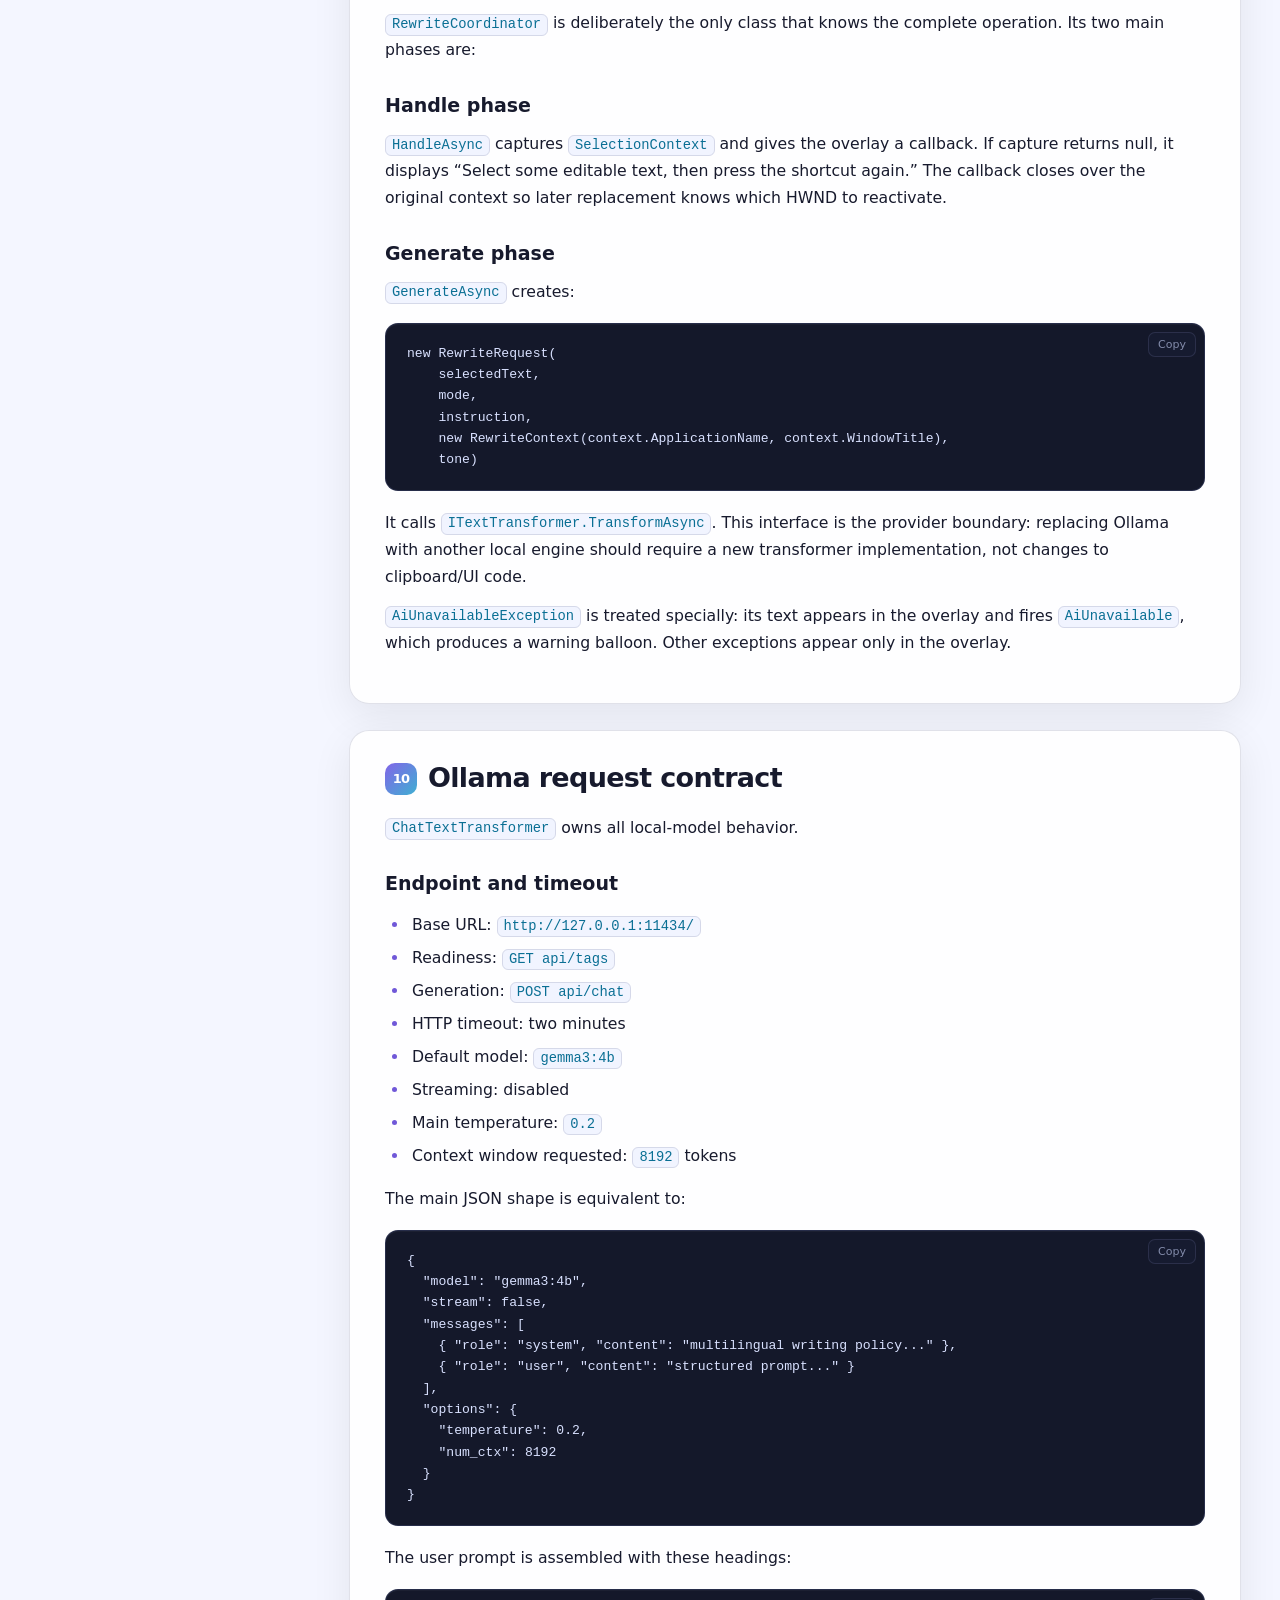
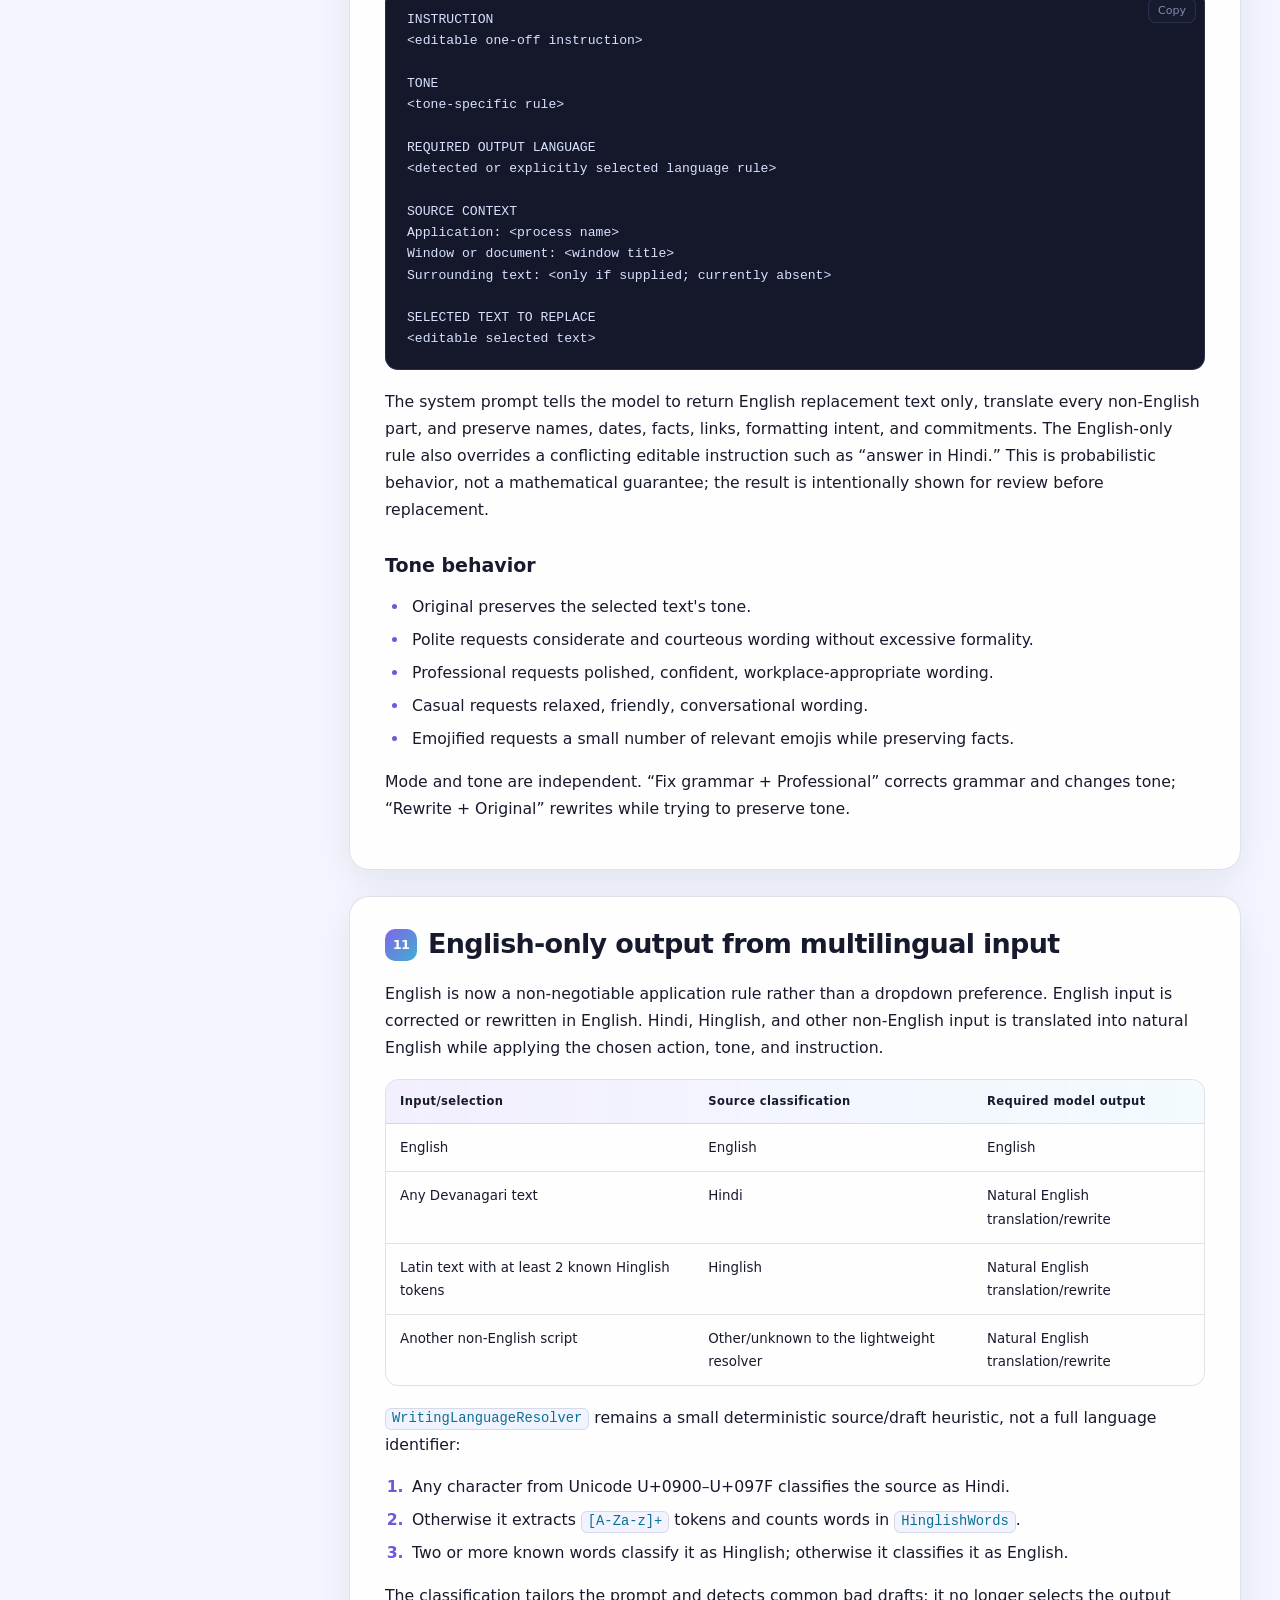
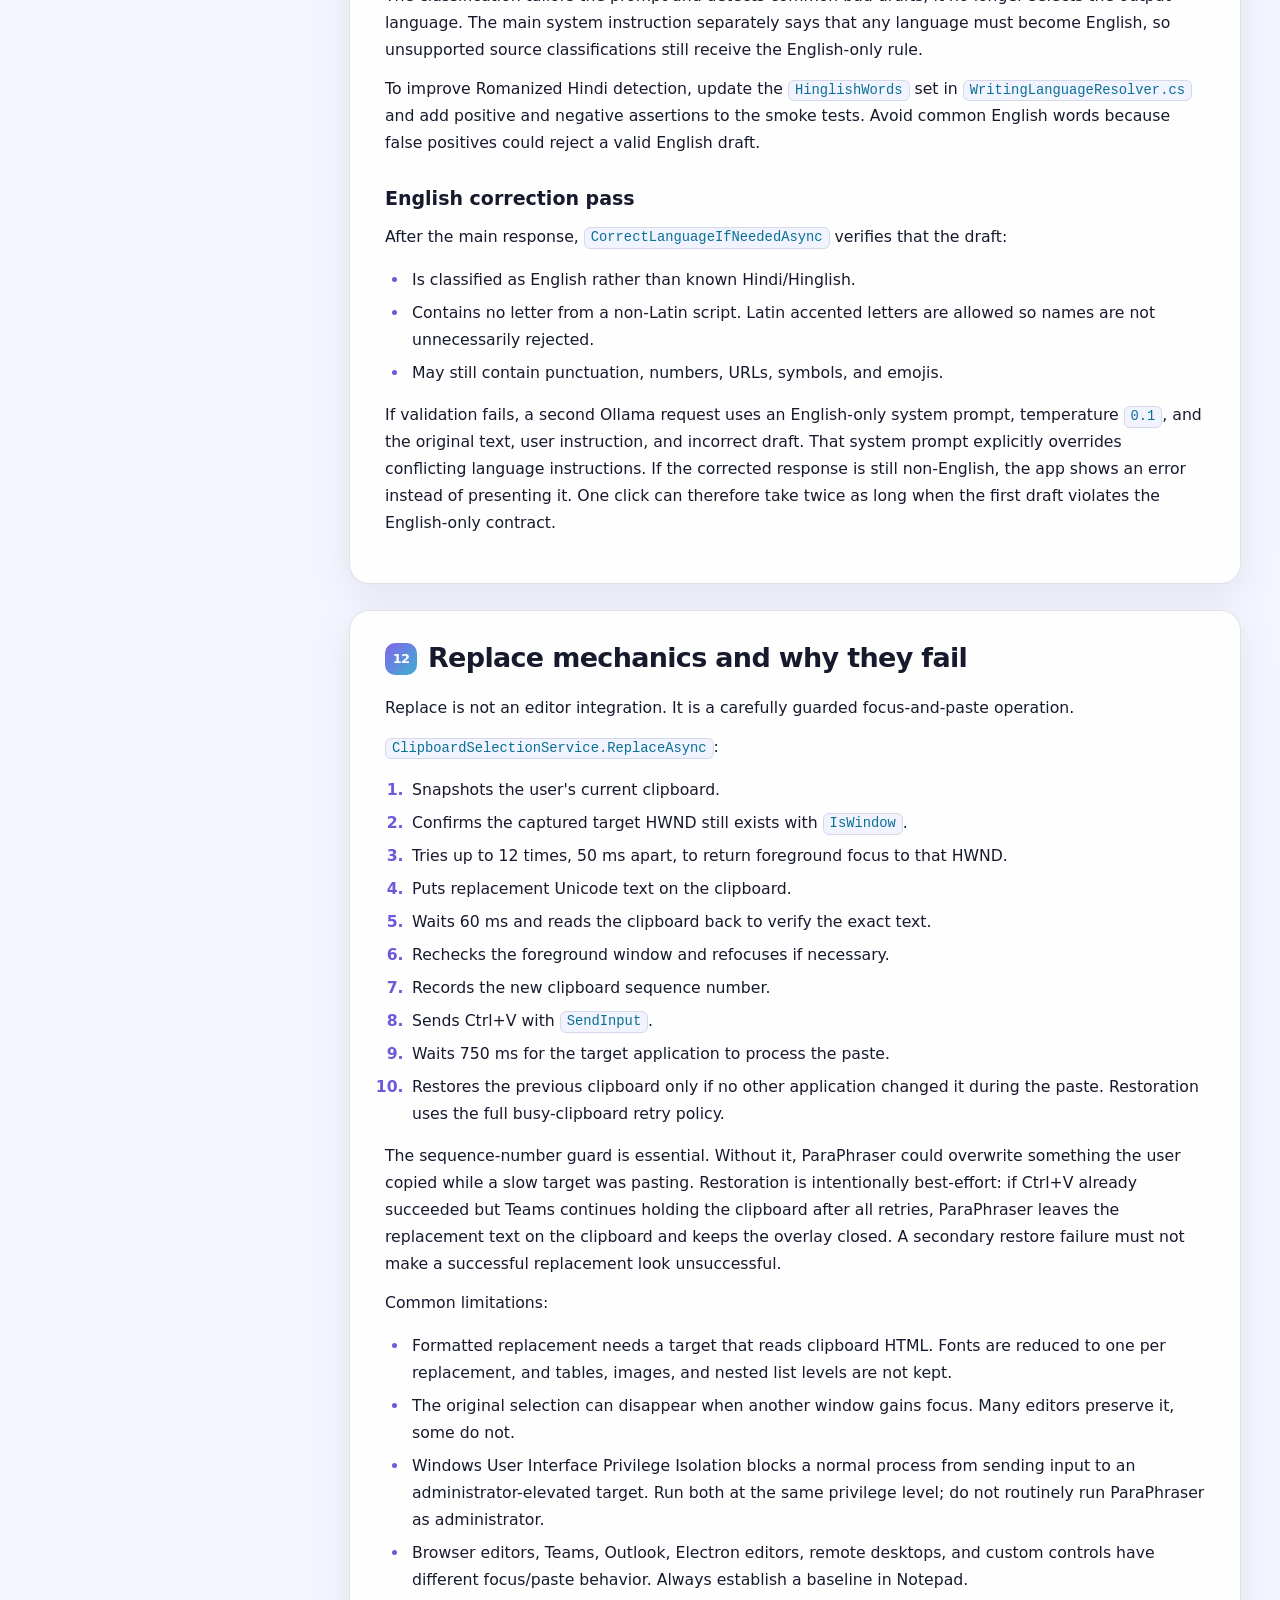
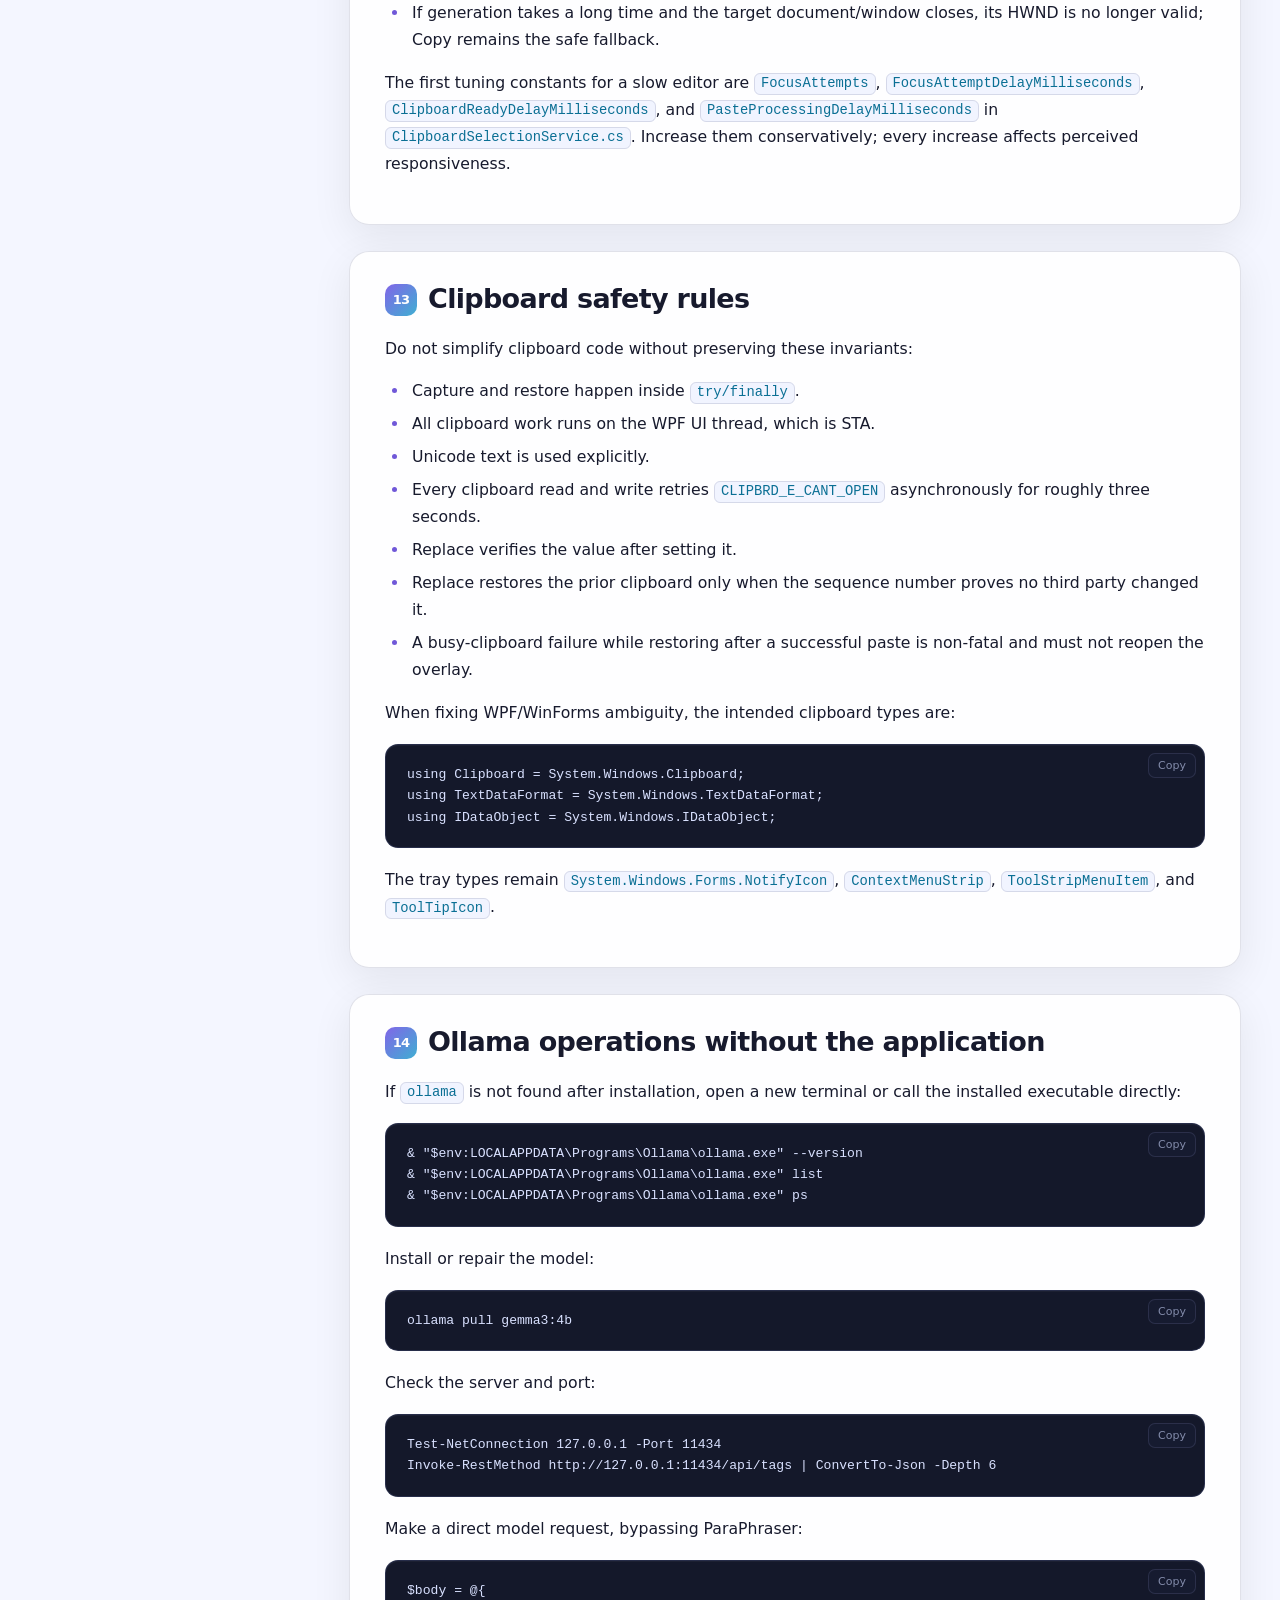
<file: docs/maintenance-and-debugging-handbook.html>
<!doctype html>
<html lang="en" data-theme="dark">
<head>
  <meta charset="utf-8">
  <meta name="viewport" content="width=device-width, initial-scale=1">
  <meta name="description" content="Complete maintenance and debugging handbook for the ParaPhraser Windows application.">
  <title>ParaPhraser · Maintenance &amp; Debugging Handbook</title>
  <style type="text/css">:root {
color-scheme: dark;
--bg: #070914;
--bg-soft: #0b0f1e;
--panel: rgba(17, 22, 42, .84);
--panel-solid: #11162a;
--panel-raised: #171d35;
--text: #f2f4ff;
--muted: #a6aecb;
--faint: #737d9d;
--border: rgba(157, 172, 255, .16);
--accent: #a58af7;
--cyan: #62d9ff;
--green: #74e5bd;
--code: #080b17;
--shadow: 0 26px 74px rgba(0, 0, 0, .38);
--sidebar-width: 310px;
--header-height: 70px;
}
html[data-theme="light"] {
color-scheme: light;
--bg: #f4f6ff;
--bg-soft: #e9edfb;
--panel: rgba(255, 255, 255, .88);
--panel-solid: #ffffff;
--panel-raised: #f1f4ff;
--text: #171a2d;
--muted: #535c78;
--faint: #747d99;
--border: rgba(43, 53, 99, .14);
--accent: #7058d8;
--cyan: #087fa8;
--green: #087b5c;
--code: #14182a;
--shadow: 0 24px 70px rgba(45, 55, 95, .14);
}
* { box-sizing: border-box; }
html { scroll-behavior: smooth; scroll-padding-top: calc(var(--header-height) + 24px); }
body {
margin: 0;
min-height: 100vh;
color: var(--text);
background:
radial-gradient(circle at 15% 2%, rgba(165, 138, 247, .18), transparent 31rem),
radial-gradient(circle at 88% 10%, rgba(98, 217, 255, .12), transparent 30rem),
var(--bg);
font: 15.7px/1.72 Inter, ui-sans-serif, system-ui, -apple-system, BlinkMacSystemFont, "Segoe UI", sans-serif;
-webkit-font-smoothing: antialiased;
}
a { color: var(--cyan); text-decoration: none; }
a:hover { text-decoration: underline; text-underline-offset: 3px; }
::selection { color: #fff; background: rgba(123, 93, 225, .75); }
.reading-progress {
position: fixed;
z-index: 100;
inset: 0 auto auto 0;
width: 0;
height: 3px;
background: linear-gradient(90deg, var(--accent), var(--cyan), var(--green));
box-shadow: 0 0 16px var(--cyan);
}
.topbar {
position: fixed;
z-index: 80;
inset: 0 0 auto 0;
height: var(--header-height);
display: flex;
align-items: center;
gap: 16px;
padding: 0 24px;
border-bottom: 1px solid var(--border);
background: color-mix(in srgb, var(--bg) 80%, transparent);
backdrop-filter: blur(18px) saturate(140%);
}
.brand { display: flex; align-items: center; gap: 12px; min-width: 245px; color: var(--text); }
.brand:hover { text-decoration: none; }
.brand-mark {
display: grid;
place-items: center;
width: 39px;
height: 39px;
border-radius: 12px;
color: #fff;
background: linear-gradient(135deg, #8e70f4, #41bee5);
box-shadow: 0 8px 22px rgba(119, 96, 237, .35);
font-weight: 900;
letter-spacing: -.08em;
}
.brand-copy { display: flex; flex-direction: column; line-height: 1.16; }
.brand-copy strong { font-size: 15px; }
.brand-copy small { color: var(--muted); font-size: 10.5px; font-weight: 700; letter-spacing: .14em; text-transform: uppercase; }
.top-actions { display: flex; align-items: center; gap: 9px; margin-left: auto; }
.icon-button, .text-button {
min-height: 39px;
border: 1px solid var(--border);
border-radius: 11px;
color: var(--text);
background: var(--panel);
cursor: pointer;
transition: transform .16s ease, border-color .16s ease, background .16s ease;
}
.icon-button { width: 41px; font-size: 17px; }
.text-button { padding: 0 14px; font-weight: 650; }
.icon-button:hover, .text-button:hover { transform: translateY(-1px); border-color: color-mix(in srgb, var(--accent) 55%, var(--border)); background: var(--panel-raised); }
.menu-button { display: none; }
.sidebar {
position: fixed;
z-index: 70;
inset: var(--header-height) auto 0 0;
width: var(--sidebar-width);
padding: 22px 18px 34px;
overflow-y: auto;
border-right: 1px solid var(--border);
background: color-mix(in srgb, var(--bg-soft) 88%, transparent);
backdrop-filter: blur(16px);
}
.search-box { position: relative; margin-bottom: 8px; }
.search-box svg { position: absolute; left: 13px; top: 13px; width: 16px; color: var(--faint); }
.search-box input {
width: 100%;
height: 43px;
padding: 0 43px 0 39px;
border: 1px solid var(--border);
border-radius: 12px;
outline: none;
color: var(--text);
background: var(--panel);
font: inherit;
}
.search-box input:focus { border-color: var(--accent); box-shadow: 0 0 0 3px rgba(165, 138, 247, .14); }
.search-box kbd { position: absolute; right: 10px; top: 10px; padding: 2px 7px; border: 1px solid var(--border); border-radius: 6px; color: var(--faint); background: transparent; font: 11px system-ui; }
.search-status { min-height: 20px; margin: 0 2px 7px; color: var(--muted); font-size: 12px; }
.toc-label { margin: 11px 10px 8px; color: var(--faint); font-size: 10.5px; font-weight: 800; letter-spacing: .15em; text-transform: uppercase; }
#TOC ul { margin: 0; padding: 0; list-style: none; }
#TOC > ul > li > a { display: none; }
#TOC > ul > li > ul { display: block; }
#TOC a {
display: block;
padding: 7px 10px;
border-left: 2px solid transparent;
border-radius: 0 9px 9px 0;
color: var(--muted);
font-size: 12.8px;
line-height: 1.35;
transition: all .14s ease;
}
#TOC a:hover { color: var(--text); background: var(--panel); text-decoration: none; }
#TOC a.active { color: var(--text); border-left-color: var(--cyan); background: linear-gradient(90deg, rgba(98, 217, 255, .10), transparent); }
.sidebar-note { margin: 22px 10px 0; color: var(--faint); font-size: 10.5px; }
.sidebar-note span { display: inline-block; width: 6px; height: 6px; margin-right: 6px; border-radius: 50%; background: var(--green); box-shadow: 0 0 9px var(--green); }
.page { margin-left: var(--sidebar-width); padding-top: var(--header-height); }
.hero {
position: relative;
overflow: hidden;
max-width: 1120px;
margin: 42px auto 28px;
padding: 49px 53px 43px;
border: 1px solid var(--border);
border-radius: 28px;
background: linear-gradient(135deg, rgba(165, 138, 247, .14), rgba(98, 217, 255, .055) 48%, transparent), var(--panel);
box-shadow: var(--shadow);
}
.hero-glow { position: absolute; width: 330px; height: 330px; right: -120px; top: -150px; border-radius: 50%; background: radial-gradient(circle, rgba(116, 229, 189, .18), transparent 68%); }
.badges { position: relative; display: flex; flex-wrap: wrap; gap: 8px; margin-bottom: 19px; }
.badge { padding: 5px 10px; border: 1px solid var(--border); border-radius: 999px; color: var(--muted); background: rgba(255,255,255,.025); font-size: 10.5px; font-weight: 800; letter-spacing: .06em; text-transform: uppercase; }
.badge-green { color: var(--green); border-color: color-mix(in srgb, var(--green) 34%, transparent); }
.hero h1 { position: relative; max-width: 850px; margin: 0; color: var(--text); font-size: clamp(38px, 5vw, 65px); line-height: 1.04; letter-spacing: -.047em; }
.hero h1 span { color: transparent; background: linear-gradient(90deg, var(--accent), var(--cyan)); background-clip: text; }
.hero > p { position: relative; max-width: 790px; margin: 21px 0 0; color: var(--muted); font-size: 18px; }
.fact-grid { position: relative; display: grid; grid-template-columns: repeat(4, minmax(0, 1fr)); gap: 12px; margin-top: 31px; }
.fact-grid article { min-width: 0; padding: 16px; border: 1px solid var(--border); border-radius: 15px; background: rgba(0,0,0,.09); }
.fact-grid small { display: block; margin-bottom: 5px; color: var(--faint); font-size: 9.5px; font-weight: 800; letter-spacing: .1em; }
.fact-grid strong { display: block; overflow: hidden; color: var(--text); font-size: 13px; text-overflow: ellipsis; white-space: nowrap; }
.flow { display: grid; grid-template-columns: 1fr auto 1fr auto 1fr auto 1fr auto 1fr auto 1fr; align-items: center; gap: 9px; max-width: 1120px; margin: 0 auto 28px; }
.flow article { min-width: 0; padding: 14px 12px; border: 1px solid var(--border); border-radius: 14px; background: var(--panel); text-align: center; }
.flow b { display: block; color: var(--accent); font-size: 10px; letter-spacing: .12em; }
.flow strong { display: block; color: var(--text); font-size: 13px; }
.flow span { display: block; color: var(--faint); font-size: 10.5px; white-space: nowrap; }
.flow i { color: var(--accent); font-style: normal; font-weight: 900; }
main { max-width: 960px; margin: 0 auto; padding: 10px 34px 90px; }
main > section.level1 { min-width: 0; overflow-wrap: anywhere; }
main > section.level1 > h1 { display: none; }
main section.level2 {
margin: 26px 0;
padding: 31px 35px 35px;
border: 1px solid var(--border);
border-radius: 20px;
background: var(--panel);
box-shadow: 0 12px 40px rgba(0,0,0,.075);
scroll-margin-top: calc(var(--header-height) + 20px);
}
main section.level2.search-hidden { display: none; }
h2 { margin: 0 0 19px; color: var(--text); font-size: 27px; line-height: 1.2; letter-spacing: -.025em; }
h2::before { content: attr(data-section-number); display: inline-grid; place-items: center; min-width: 32px; height: 32px; margin-right: 11px; border-radius: 10px; color: #fff; background: linear-gradient(135deg, #8165e8, #3fafd2); font-size: 13px; vertical-align: 4px; }
h3 { margin: 30px 0 12px; color: var(--text); font-size: 19px; line-height: 1.3; }
h4 { color: var(--text); }
p { margin: 12px 0; }
strong { color: color-mix(in srgb, var(--text) 93%, var(--accent)); }
ul, ol { padding-left: 24px; }
li { margin: 6px 0; padding-left: 3px; }
li::marker { color: var(--accent); font-weight: 750; }
blockquote { margin: 18px 0; padding: 12px 18px; border-left: 3px solid var(--accent); border-radius: 0 10px 10px 0; color: var(--muted); background: rgba(165,138,247,.07); }
:not(pre) > code { padding: .17em .43em; border: 1px solid var(--border); border-radius: 6px; color: color-mix(in srgb, var(--cyan) 84%, var(--text)); background: var(--panel-raised); overflow-wrap: anywhere; word-break: break-word; font: .88em/1.5 "Cascadia Code", Consolas, monospace; }
.code-shell { position: relative; margin: 18px 0; }
pre { margin: 0; padding: 19px 21px; overflow: auto; border: 1px solid rgba(150,170,255,.15); border-radius: 13px; color: #d9e1ff; background: var(--code); box-shadow: inset 0 1px 0 rgba(255,255,255,.035); font: 13.1px/1.63 "Cascadia Code", Consolas, monospace; tab-size: 4; }
.copy-code { position: absolute; z-index: 2; top: 9px; right: 9px; padding: 5px 9px; border: 1px solid rgba(180,190,255,.18); border-radius: 7px; color: #aeb8dc; background: rgba(24,29,52,.94); cursor: pointer; font: 11px system-ui; opacity: .72; transition: opacity .15s; }
.code-shell:hover .copy-code, .copy-code:focus { opacity: 1; }
.table-shell { margin: 18px 0; overflow-x: auto; border: 1px solid var(--border); border-radius: 13px; }
table { width: 100%; border-collapse: collapse; font-size: 13.4px; }
thead { background: linear-gradient(90deg, rgba(165,138,247,.13), rgba(98,217,255,.07)); }
th, td { padding: 12px 14px; border-bottom: 1px solid var(--border); text-align: left; vertical-align: top; }
th { color: var(--text); font-size: 11.5px; letter-spacing: .035em; }
tr:last-child td { border-bottom: 0; }
tbody tr:hover { background: rgba(165,138,247,.045); }
.empty-state { display: none; max-width: 600px; margin: 35px auto 80px; padding: 34px; border: 1px solid var(--border); border-radius: 18px; color: var(--muted); background: var(--panel); text-align: center; }
.empty-state.visible { display: block; }
.empty-state div { margin-bottom: 8px; color: var(--accent); font-size: 30px; }
.empty-state strong { font-size: 18px; }
.empty-state p { margin-bottom: 0; }
footer { padding: 0 20px 42px; color: var(--faint); font-size: 11px; text-align: center; }
.back-to-top { position: fixed; z-index: 40; right: 22px; bottom: 22px; display: grid; place-items: center; width: 43px; height: 43px; border: 1px solid var(--border); border-radius: 13px; color: var(--text); background: var(--panel-solid); box-shadow: var(--shadow); opacity: 0; pointer-events: none; transform: translateY(8px); transition: .2s ease; }
.back-to-top:hover { text-decoration: none; }
.back-to-top.visible { opacity: 1; pointer-events: auto; transform: translateY(0); }
@media (max-width: 1210px) {
.hero, .flow { margin-left: 28px; margin-right: 28px; }
.fact-grid { grid-template-columns: repeat(2, 1fr); }
.flow { grid-template-columns: repeat(3, 1fr); }
.flow i { display: none; }
}
@media (max-width: 870px) {
:root { --sidebar-width: min(88vw, 330px); }
.menu-button { display: inline-block; }
.brand { min-width: 0; }
.brand-copy small { display: none; }
.sidebar { transform: translateX(-102%); transition: transform .22s ease; box-shadow: var(--shadow); }
body.sidebar-open .sidebar { transform: translateX(0); }
.page { margin-left: 0; }
.hero { margin-top: 24px; padding: 36px 29px; }
main { padding-left: 20px; padding-right: 20px; }
main section.level2 { padding: 26px 24px 29px; }
}
@media (max-width: 610px) {
.topbar { padding: 0 12px; gap: 9px; }
.brand-mark { width: 35px; height: 35px; }
.text-button { display: none; }
.hero { margin: 16px 12px 20px; padding: 29px 21px; border-radius: 20px; }
.hero > p { font-size: 16px; }
.fact-grid { grid-template-columns: 1fr; }
.flow { grid-template-columns: 1fr 1fr; margin: 0 12px 20px; gap: 10px; }
main { padding: 0 12px 75px; }
main section.level2 { margin: 15px 0; padding: 22px 18px 25px; border-radius: 16px; }
h2 { font-size: 22px; }
}
@media print {
:root { color-scheme: light; --text:#111; --muted:#333; --border:#ccc; --panel:#fff; --code:#f2f3f7; }
body { background: #fff; font-size: 10.5pt; }
.topbar, .sidebar, .reading-progress, .flow, .back-to-top, .copy-code { display: none !important; }
.page { margin: 0; padding: 0; }
.hero { margin: 0 0 18px; padding: 20px 0; border: 0; box-shadow: none; }
.hero h1 { font-size: 29pt; }
.fact-grid { grid-template-columns: repeat(4, 1fr); }
main { max-width: none; padding: 0; }
main section.level2 { break-inside: avoid; margin: 0 0 13px; padding: 14px 0; border-width: 1px 0 0; border-radius: 0; box-shadow: none; }
pre { white-space: pre-wrap; color: #111; background: #f2f3f7; }
a { color: #111; }
}
</style>
</head>
<body>
  <div class="reading-progress" id="reading-progress"></div>

  <header class="topbar">
    <button class="icon-button menu-button" id="menu-button" type="button" aria-label="Open navigation">☰</button>
    <a class="brand" href="#page-top" aria-label="ParaPhraser handbook home">
      <span class="brand-mark">P</span>
      <span class="brand-copy"><strong>ParaPhraser</strong><small>Engineering handbook</small></span>
    </a>
    <div class="top-actions">
      <button class="text-button" id="print-button" type="button">Print / Save PDF</button>
      <button class="icon-button" id="theme-button" type="button" aria-label="Switch color theme" title="Switch color theme">☀</button>
    </div>
  </header>

  <aside class="sidebar" id="sidebar">
    <div class="search-box">
      <svg viewBox="0 0 24 24" fill="none" stroke="currentColor" stroke-width="2" aria-hidden="true"><circle cx="11" cy="11" r="7"></circle><path d="m20 20-4-4" /></svg>
      <input id="handbook-search" type="search" autocomplete="off" placeholder="Search the handbook…" aria-label="Search handbook">
      <kbd>/</kbd>
    </div>
    <div class="search-status" id="search-status" aria-live="polite"></div>
    <div class="toc-label">Contents</div>
    <nav id="TOC" aria-label="Table of contents">
<ul>
<li><a href="#paraphraser-maintenance-and-debugging-handbook" id="toc-paraphraser-maintenance-and-debugging-handbook">ParaPhraser
maintenance and debugging handbook</a>
<ul>
<li><a href="#1-what-the-application-is" id="toc-1-what-the-application-is">1. What the application is</a></li>
<li><a href="#2-the-shortest-useful-mental-model" id="toc-2-the-shortest-useful-mental-model">2. The shortest useful
mental model</a></li>
<li><a href="#3-repository-map-and-ownership" id="toc-3-repository-map-and-ownership">3. Repository map and
ownership</a></li>
<li><a href="#4-toolchain-and-build-configuration" id="toc-4-toolchain-and-build-configuration">4. Toolchain and build
configuration</a></li>
<li><a href="#5-exact-startup-lifecycle" id="toc-5-exact-startup-lifecycle">5. Exact startup lifecycle</a></li>
<li><a href="#6-global-hotkey-path" id="toc-6-global-hotkey-path">6.
Global hotkey path</a></li>
<li><a href="#7-selection-capture-step-by-step" id="toc-7-selection-capture-step-by-step">7. Selection capture, step by
step</a></li>
<li><a href="#8-overlay-ui-and-its-state" id="toc-8-overlay-ui-and-its-state">8. Overlay UI and its state</a></li>
<li><a href="#9-coordinator-and-request-creation" id="toc-9-coordinator-and-request-creation">9. Coordinator and request
creation</a></li>
<li><a href="#10-ollama-request-contract" id="toc-10-ollama-request-contract">10. Ollama request contract</a></li>
<li><a href="#11-english-only-output-from-multilingual-input" id="toc-11-english-only-output-from-multilingual-input">11. English-only
output from multilingual input</a></li>
<li><a href="#12-replace-mechanics-and-why-they-fail" id="toc-12-replace-mechanics-and-why-they-fail">12. Replace mechanics
and why they fail</a></li>
<li><a href="#13-clipboard-safety-rules" id="toc-13-clipboard-safety-rules">13. Clipboard safety rules</a></li>
<li><a href="#14-ollama-operations-without-the-application" id="toc-14-ollama-operations-without-the-application">14. Ollama
operations without the application</a></li>
<li><a href="#15-tests-and-what-they-prove" id="toc-15-tests-and-what-they-prove">15. Tests and what they
prove</a></li>
<li><a href="#16-visual-studio-debugging-playbook" id="toc-16-visual-studio-debugging-playbook">16. Visual Studio debugging
playbook</a></li>
<li><a href="#17-symptom-to-cause-troubleshooting" id="toc-17-symptom-to-cause-troubleshooting">17. Symptom-to-cause
troubleshooting</a></li>
<li><a href="#18-run-at-windows-startup" id="toc-18-run-at-windows-startup">18. Run at Windows startup</a></li>
<li><a href="#19-publishing-and-moving-the-app" id="toc-19-publishing-and-moving-the-app">19. Publishing and moving the
app</a></li>
<li><a href="#20-safely-changing-common-features" id="toc-20-safely-changing-common-features">20. Safely changing common
features</a></li>
<li><a href="#21-privacy-security-and-trust-boundaries" id="toc-21-privacy-security-and-trust-boundaries">21. Privacy, security,
and trust boundaries</a></li>
<li><a href="#22-known-architectural-limitations" id="toc-22-known-architectural-limitations">22. Known architectural
limitations</a></li>
<li><a href="#23-recovery-checklist-use-this-tomorrow-morning" id="toc-23-recovery-checklist-use-this-tomorrow-morning">23. Recovery
checklist: use this tomorrow morning</a></li>
<li><a href="#24-definition-of-a-healthy-release" id="toc-24-definition-of-a-healthy-release">24. Definition of a healthy
release</a></li>
</ul></li>
</ul>
    </nav>
    <div class="sidebar-note"><span></span> Generated from the repository handbook</div>
  </aside>

  <div class="page" id="page-top">
    <section class="hero">
      <div class="hero-glow"></div>
      <div class="badges">
        <span class="badge badge-green">Offline-first</span>
        <span class="badge">Windows desktop</span>
        <span class="badge">Ollama · gemma3:4b</span>
        <span class="badge">English output · always</span>
      </div>
      <h1>The complete <span>ParaPhraser</span><br>survival guide.</h1>
      <p>Understand, run, debug, change, and recover the entire application without depending on its original author—or an AI assistant.</p>
      <div class="fact-grid">
        <article><small>LOCAL ENDPOINT</small><strong>127.0.0.1:11434</strong></article>
        <article><small>GLOBAL SHORTCUTS</small><strong>Ctrl+Alt+G / Ctrl+Alt+R</strong></article>
        <article><small>INPUT</small><strong>English · Hindi · Hinglish</strong></article>
        <article><small>RUNTIME</small><strong>.NET 10 · Windows x64</strong></article>
      </div>
    </section>

    <section class="flow" aria-label="Application runtime flow">
      <article><b>01</b><strong>Hotkey</strong><span>Windows event</span></article>
      <i>→</i>
      <article><b>02</b><strong>Capture</strong><span>Selected text</span></article>
      <i>→</i>
      <article><b>03</b><strong>Compose</strong><span>Action + tone</span></article>
      <i>→</i>
      <article><b>04</b><strong>Generate</strong><span>Local Ollama</span></article>
      <i>→</i>
      <article><b>05</b><strong>Review</strong><span>Safe preview</span></article>
      <i>→</i>
      <article><b>06</b><strong>Replace</strong><span>Focus + paste</span></article>
    </section>

    <main id="handbook-content">
<section id="paraphraser-maintenance-and-debugging-handbook" class="level1">
<h1>ParaPhraser maintenance and debugging handbook</h1>
<p>This is the self-contained technical manual for the current
ParaPhraser project. It is written so that you can rebuild, run,
diagnose, modify, and recover the application without needing its
original author or an AI assistant.</p>
<p>The guide describes the code as it exists now. When behavior and this
document disagree, the source code is the final authority. After a
meaningful architectural change, update this file in the same
commit.</p>
<section id="1-what-the-application-is" class="level2">
<h2>1. What the application is</h2>
<p>ParaPhraser is a Windows tray application with no normal main window.
It waits in the background for a global keyboard shortcut, copies the
text currently selected in another application, opens a WPF overlay near
the mouse, sends an instruction and context to the provider chosen in
Settings, and lets the user copy or paste the result back into the
original application.</p>
<p>Offline mode is the default and uses Ollama. Its default model is
<code>gemma3:4b</code>, and its API stays on the local machine at
<code>http://127.0.0.1:11434</code>. Online mode sends the selected text
to the provider chosen in Settings, using the API key saved there.
<code>ChatTextTransformer</code> holds the prompts, and the HTTP calls
live in <code>OllamaBackend</code>, <code>AnthropicBackend</code>, and
<code>OpenAiCompatibleBackend</code>. The application stores no rewrite
history either way.</p>
<p>Current user flow:</p>
<ol type="1">
<li>ParaPhraser starts, creates a tray icon, registers two Windows-wide
shortcuts, and checks Ollama.</li>
<li>The user selects text in Notepad, Teams, a browser, Outlook, or
another application.</li>
<li><code>Ctrl+Alt+G</code> starts in Fix grammar mode;
<code>Ctrl+Alt+R</code> starts in Rewrite mode.</li>
<li>ParaPhraser temporarily sends <code>Ctrl+C</code>, reads the
selected text, and restores the previous clipboard.</li>
<li>The overlay opens. The selected text and instruction are
editable.</li>
<li>The user chooses Fix grammar, Rewrite, or Shorten and a tone. The UI
shows that output is always English.</li>
<li>Generate sends a structured request to local Ollama.</li>
<li>The model returns replacement text. ParaPhraser performs an extra
correction request if the result is not English.</li>
<li>Copy puts the result on the clipboard. Replace returns focus to the
original window and sends <code>Ctrl+V</code>.</li>
</ol>
</section>
<section id="2-the-shortest-useful-mental-model" class="level2">
<h2>2. The shortest useful mental model</h2>
<pre class="text"><code>Windows sign-in / manual launch
        |
        v
App.xaml.cs -- mutex, tray icon, startup check, hotkey registration
        |
  Ctrl+Alt+G/R
        |
        v
GlobalHotkeyService -- receives WM_HOTKEY
        |
        v
RewriteCoordinator -- owns the complete operation
        |
        +--&gt; ClipboardSelectionService -- copy selection and restore clipboard
        |
        +--&gt; OverlayWindow -- edit context/options and click Generate
                 |
                 v
        ChatTextTransformer -- POST /api/chat to gemma3:4b
                 |
                 v
        OverlayWindow -- review result
                 |
          Copy or Replace
                 |
                 v
        ClipboardSelectionService -- reactivate original window and paste</code></pre>
<p>If a failure happens, first locate its stage in this chain. This
avoids changing Ollama code for a clipboard problem or changing UI code
for a hotkey-registration problem.</p>
</section>
<section id="3-repository-map-and-ownership" class="level2">
<h2>3. Repository map and ownership</h2>
<pre class="text"><code>ParaPhraser/
|-- global.json                         Required .NET SDK family
|-- Directory.Build.props               Shared compiler rules
|-- ParaPhraser.sln                      Solution containing all projects
|-- README.md                            Short user-oriented setup guide
|-- docs/
|   |-- architecture.md                  Earlier architectural overview
|   `-- maintenance-and-debugging-handbook.md  This manual
|-- scripts/
|   |-- build.ps1                        Restore + Release build + smoke tests
|   `-- publish-win-x64.ps1              Self-contained single-file publish
|-- src/
|   |-- ParaPhraser.Core/                AI-independent domain and Ollama client
|   |   |-- ITextTransformer.cs          Provider abstraction
|   |   |-- RewriteRequest.cs            Everything sent into a transformation
|   |   |-- RewriteResult.cs             Text/provider/duration result
|   |   |-- RewriteContext.cs            App/window/optional surrounding text
|   |   |-- RewriteMode.cs               Grammar/Rewrite/Shorten/Professional
|   |   |-- RewriteTone.cs               Original/Polite/Professional/Casual/Emojified
|   |   |-- WritingLanguage.cs            Source-language classification
|   |   |-- WritingLanguageResolver.cs    Lightweight source/output detection
|   |   |-- ChatTextTransformer.cs      Local AI readiness, prompts, API calls
|   |   |-- AiStatus.cs              Ready flag and human-readable message
|   |   |-- AiUnavailableException.cs Expected local-AI outage error
|   |   `-- DemoTextTransformer.cs        Deterministic smoke-test transformer
|   `-- ParaPhraser.Desktop/             WPF/WinForms Windows shell
|       |-- App.xaml                      Global colors and control templates
|       |-- App.xaml.cs                   Process lifetime and composition root
|       |-- OverlayWindow.xaml            Complete overlay UI
|       |-- OverlayWindow.xaml.cs         UI state and event handlers
|       |-- app.manifest                  asInvoker and Windows compatibility
|       `-- Services/
|           |-- GlobalHotkeyService.cs    RegisterHotKey + WM_HOTKEY sink
|           |-- RewriteCoordinator.cs     Orchestrates capture/generate/replace
|           |-- ClipboardSelectionService.cs Clipboard and focus workflow
|           |-- ClipboardSnapshot.cs      Safe clipboard snapshot/restore
|           |-- ClipboardRetry.cs         Async busy-clipboard retry policy
|           |-- StartupRegistrationService.cs HKCU Run registration
|           |-- NativeMethods.cs          user32.dll interop and SendInput
|           |-- SelectionContext.cs       Text + original HWND + app metadata
|           |-- HotkeyModifiers.cs        Win32 modifier enum
|           `-- VirtualKey.cs             G/R virtual-key enum
`-- tests/
    `-- ParaPhraser.Core.SmokeTests/      Executable assertions, no test framework</code></pre>
<p>The Core project must not depend on WPF, WinForms, the tray icon, or
clipboard APIs. The Desktop project may depend on Core. Keeping that
direction makes the AI behavior testable without launching the Windows
UI.</p>
</section>
<section id="4-toolchain-and-build-configuration" class="level2">
<h2>4. Toolchain and build configuration</h2>
<section id="required-toolchain" class="level3">
<h3>Required toolchain</h3>
<ul>
<li>Windows 10 or Windows 11, x64.</li>
<li>.NET 10 SDK. <code>global.json</code> requests <code>10.0.100</code>
and allows the latest compatible feature band. A newer installed .NET 10
SDK such as <code>10.0.400</code> is valid.</li>
<li>Visual Studio 2026/18.x with the <strong>.NET desktop
development</strong> workload, or the <code>dotnet</code> CLI
alone.</li>
<li>Ollama and <code>gemma3:4b</code> for real transformations. Ollama
is not needed for the normal deterministic smoke test.</li>
</ul>
<p>Visual Studio 2022 17.x does not support targeting .NET 10. It can
produce confusing SDK/targeting errors even when the CLI works.</p>
</section>
<section id="important-compiler-rules" class="level3">
<h3>Important compiler rules</h3>
<p><code>Directory.Build.props</code> enables nullable references,
implicit usings, the latest C# language version, deterministic builds,
and <code>TreatWarningsAsErrors</code>. A warning therefore fails the
build. Fix the warning; do not casually disable the rule.</p>
<p>The Desktop project intentionally enables both:</p>
<div class="sourceCode" id="cb3"><pre class="sourceCode xml"><code class="sourceCode xml"><span id="cb3-1"><a href="#cb3-1" aria-hidden="true" tabindex="-1"></a>&lt;<span class="kw">UseWPF</span>&gt;true&lt;/<span class="kw">UseWPF</span>&gt;</span>
<span id="cb3-2"><a href="#cb3-2" aria-hidden="true" tabindex="-1"></a>&lt;<span class="kw">UseWindowsForms</span>&gt;true&lt;/<span class="kw">UseWindowsForms</span>&gt;</span></code></pre></div>
<p>WPF supplies the overlay and clipboard APIs. WinForms supplies
<code>NotifyIcon</code> and its tray menu. Types such as
<code>IDataObject</code>, <code>Clipboard</code>, <code>Point</code>,
and <code>KeyEventArgs</code> exist in both frameworks, so use explicit
aliases or fully qualified names when a compiler reports ambiguity. Do
not remove WinForms just to hide the ambiguity; that breaks the tray
integration.</p>
</section>
<section id="normal-clean-verification" class="level3">
<h3>Normal clean verification</h3>
<p>Run from <code>C:\Learning\ParaPhraser</code>:</p>
<div class="sourceCode" id="cb4"><pre class="sourceCode powershell"><code class="sourceCode powershell"><span id="cb4-1"><a href="#cb4-1" aria-hidden="true" tabindex="-1"></a>dotnet <span class="op">--</span>info</span>
<span id="cb4-2"><a href="#cb4-2" aria-hidden="true" tabindex="-1"></a>dotnet restore <span class="op">.</span>\ParaPhraser<span class="op">.</span><span class="fu">sln</span></span>
<span id="cb4-3"><a href="#cb4-3" aria-hidden="true" tabindex="-1"></a>dotnet build <span class="op">.</span>\ParaPhraser<span class="op">.</span><span class="fu">sln</span> <span class="op">--</span>configuration Release <span class="op">--</span>no-restore</span>
<span id="cb4-4"><a href="#cb4-4" aria-hidden="true" tabindex="-1"></a>dotnet run <span class="op">--</span>project <span class="op">.</span>\tests\ParaPhraser<span class="op">.</span><span class="fu">Core</span><span class="op">.</span><span class="fu">SmokeTests</span>\ParaPhraser<span class="op">.</span><span class="fu">Core</span><span class="op">.</span><span class="fu">SmokeTests</span><span class="op">.</span><span class="fu">csproj</span> <span class="op">--</span>configuration Release <span class="op">--</span>no-build</span></code></pre></div>
<p>The last line should print:</p>
<pre class="text"><code>All ParaPhraser.Core smoke tests passed.</code></pre>
<p>The repository shortcut for the same sequence is:</p>
<div class="sourceCode" id="cb6"><pre class="sourceCode powershell"><code class="sourceCode powershell"><span id="cb6-1"><a href="#cb6-1" aria-hidden="true" tabindex="-1"></a><span class="op">.</span>\scripts\build<span class="op">.</span><span class="fu">ps1</span></span></code></pre></div>
<p>To run the desktop app in Debug configuration:</p>
<div class="sourceCode" id="cb7"><pre class="sourceCode powershell"><code class="sourceCode powershell"><span id="cb7-1"><a href="#cb7-1" aria-hidden="true" tabindex="-1"></a>dotnet run <span class="op">--</span>project <span class="op">.</span>\src\ParaPhraser<span class="op">.</span><span class="fu">Desktop</span>\ParaPhraser<span class="op">.</span><span class="fu">Desktop</span><span class="op">.</span><span class="fu">csproj</span></span></code></pre></div>
<p>There is no console window because the output type is
<code>WinExe</code>. Successful startup is indicated by the ParaPhraser
tray icon and its Ollama notification.</p>
</section>
</section>
<section id="5-exact-startup-lifecycle" class="level2">
<h2>5. Exact startup lifecycle</h2>
<p><code>App.OnStartup</code> in
<code>src/ParaPhraser.Desktop/App.xaml.cs</code> is the composition
root. In order, it does the following:</p>
<ol type="1">
<li>Creates the named mutex <code>Local\ParaPhraser.Desktop</code>.</li>
<li>If the mutex already exists, calls <code>Shutdown()</code>
immediately. This is the single-instance guard.</li>
<li>Creates <code>OverlayWindow</code>.</li>
<li>Creates <code>ClipboardSelectionService</code>.</li>
<li>reads <code>PARAPHRASER_OLLAMA_MODEL</code>; if blank,
<code>ChatTextTransformer</code> uses <code>gemma3:4b</code>.</li>
<li>Creates <code>RewriteCoordinator</code> and connects its
local-AI-unavailable event.</li>
<li>Creates <code>GlobalHotkeyService</code>.</li>
<li>Registers hotkey ID 1 as <code>Ctrl+Alt+G</code> and ID 2 as
<code>Ctrl+Alt+R</code>.</li>
<li>Creates the WinForms tray icon and menu.</li>
<li>Starts <code>NotifyAiStatusAsync</code> without blocking
startup.</li>
<li>Registers a WPF dispatcher exception handler that displays unhandled
UI errors in the overlay.</li>
</ol>
<p>At exit, <code>App.OnExit</code> unsubscribes events, unregisters
hotkeys, disposes the hidden hotkey window and tray icon, closes the
overlay, and releases the mutex.</p>
<section id="ollama-startup-readiness-check" class="level3">
<h3>Ollama startup readiness check</h3>
<p>Startup performs up to five attempts. Each <code>GET /api/tags</code>
attempt has a three-second cancellation timeout, with a two-second delay
between failed attempts. The total worst-case wait is roughly 23
seconds. It then shows one five-second tray balloon:</p>
<ul>
<li><strong>ParaPhraser is ready</strong> when the endpoint works and
the exact configured model is listed.</li>
<li><strong>Local AI isn&#39;t ready</strong> when Ollama is down, slow, or
the model is absent.</li>
</ul>
<p>This readiness check is advisory. The tray application remains
running even when Ollama is unavailable. Generate tries the API again
and shows both an overlay error and warning balloon on a
connection/model failure.</p>
</section>
</section>
<section id="6-global-hotkey-path" class="level2">
<h2>6. Global hotkey path</h2>
<p><code>GlobalHotkeyService</code> creates a message-only Win32 window
using WPF&#39;s <code>HwndSource</code>. It registers each shortcut with
<code>RegisterHotKey</code> and automatically adds the
<code>MOD_NOREPEAT</code> flag. Holding the shortcut therefore does not
create repeated operations.</p>
<p>Windows sends <code>WM_HOTKEY</code> (<code>0x0312</code>) to
<code>WindowProcedure</code>. The service raises
<code>HotkeyPressed</code> with the integer ID.
<code>App.OnHotkeyPressed</code> maps ID 1 to Grammar and ID 2 to
Rewrite, then calls <code>RewriteCoordinator.HandleAsync</code>.</p>
<p>Registration failure throws <code>Win32Exception</code> with a
message that the shortcut may already be used. Because registration
occurs during startup, a debugger should be set to break on thrown
<code>Win32Exception</code> when diagnosing a missing tray icon or an
instant exit.</p>
<p>To change a hotkey, update all three places that describe it:</p>
<ol type="1">
<li>The registration call and/or IDs in <code>App.xaml.cs</code>.</li>
<li><code>VirtualKey.cs</code> if a new key is not defined.</li>
<li>The disabled shortcut labels in <code>ConfigureTrayIcon</code> and
the README/this guide.</li>
</ol>
</section>
<section id="7-selection-capture-step-by-step" class="level2">
<h2>7. Selection capture, step by step</h2>
<p><code>RewriteCoordinator.HandleAsync</code> first attempts
<code>SemaphoreSlim.WaitAsync(0)</code>. If another capture, generation,
or replacement is active, the second hotkey is ignored. This prevents
overlapping clipboard operations.</p>
<p><code>ClipboardSelectionService.CaptureAsync</code> then:</p>
<ol type="1">
<li>Waits for Ctrl/Alt/Shift from the global shortcut to be released. It
checks up to 40 times at 15 ms intervals.</li>
<li>Calls <code>GetForegroundWindow</code>. This HWND is the future
replacement target.</li>
<li>Gets the target process name and window title. These are prompt
context, not surrounding document text.</li>
<li>Copies the clipboard's formats with
<code>ClipboardSnapshot</code>, skipping slow Office formats that repeat
content held in other formats.</li>
<li>Records <code>GetClipboardSequenceNumber</code>.</li>
<li>Uses <code>SendInput</code> to send Ctrl+C.</li>
<li>Polls the sequence number up to 20 times at 20 ms intervals, for
about 400 ms maximum.</li>
<li>Reads Unicode text. Blank selections and non-text selections are
rejected.</li>
<li>Returns
<code>SelectionContext(Text, TargetWindowHandle, ApplicationName, WindowTitle)</code>.</li>
<li>Restores the original clipboard in a <code>finally</code> block,
including on failure.</li>
</ol>
<p>Every clipboard read/write runs through <code>ClipboardRetry</code>.
For <code>CLIPBRD_E_CANT_OPEN</code>, it retries with increasing
asynchronous delays of 25, 50, 100, 200, 350, 500, 750, and 1000 ms—roughly
three seconds total. The awaits deliberately resume on the original STA
dispatcher thread because WPF clipboard APIs require it. Clipboard contention
is common on Windows because only one process can open the clipboard at a
time.</p>
<p>The overlay&#39;s “Selected context” editor changes what is sent to the
model. It does <strong>not</strong> change the original selection target
or selection range. Replace still pastes into the field/window captured
at shortcut time.</p>
<section id="what-context-currently-means" class="level3">
<h3>What “context” currently means</h3>
<p>The model receives:</p>
<ul>
<li>The editable selected text.</li>
<li>The selected action and tone. English is the fixed output
language.</li>
<li>The editable one-off instruction.</li>
<li>The original process name, for example <code>notepad</code> or
<code>ms-teams</code>.</li>
<li>The original window/document title when Windows exposes it.</li>
</ul>
<p><code>RewriteContext</code> has a <code>SurroundingText</code>
property, but <code>RewriteCoordinator</code> currently does not
populate it. ParaPhraser does not read the whole page, chat, email
thread, or document. Adding UI Automation or application integrations
would be required for true surrounding context.</p>
</section>
</section>
<section id="8-overlay-ui-and-its-state" class="level2">
<h2>8. Overlay UI and its state</h2>
<p><code>OverlayWindow.xaml</code> is the entire visible product UI.
<code>App.xaml</code> owns the global dark theme, brushes, buttons, and
the custom ComboBox popup/template.</p>
<p><code>OverlayWindow.ShowComposer</code> resets the screen for every
fresh shortcut:</p>
<ul>
<li>Copies the captured selection, with its formatting, into editable
<code>OriginalText</code>.</li>
<li>Copies the default instruction into editable
<code>InstructionText</code>.</li>
<li>Selects the action associated with the shortcut.</li>
<li>Resets tone to Original. Output language is fixed to English and is
not resettable.</li>
<li>Hides any old result and disables Copy/Replace.</li>
<li>Positions the window 12 device-independent pixels right and 16 down
from the cursor, then clamps it inside the virtual desktop.</li>
<li>Focuses the instruction field.</li>
</ul>
<p>Generate validates that selected context and instruction are not
blank. <code>Ctrl+Enter</code> is the keyboard equivalent of Generate.
Escape hides the window. The close button hides it too; WPF close is
intercepted so the resident process keeps running. Only
<code>CloseForShutdown</code> permits a real close.</p>
<section id="fragile-but-important-dropdown-index-mappings" class="level3">
<h3>Fragile but important dropdown index mappings</h3>
<p>The XAML item order and code-behind <code>SelectedIndex</code>
switches form a contract:</p>
<table>
<thead>
<tr>
<th style="text-align: right;">Dropdown index</th>
<th>Action</th>
<th>Tone</th>
</tr>
</thead>
<tbody>
<tr>
<td style="text-align: right;">0</td>
<td>Fix grammar</td>
<td>Original</td>
</tr>
<tr>
<td style="text-align: right;">1</td>
<td>Rewrite</td>
<td>Polite</td>
</tr>
<tr>
<td style="text-align: right;">2</td>
<td>Shorten</td>
<td>Professional</td>
</tr>
<tr>
<td style="text-align: right;">3</td>
<td>—</td>
<td>Casual</td>
</tr>
<tr>
<td style="text-align: right;">4</td>
<td>—</td>
<td>Emojified</td>
</tr>
</tbody>
</table>
<p>Action mapping lives in <code>GetSelectedMode</code>; tone mapping
lives inside <code>GenerateAsync</code>. If you reorder or insert
<code>ComboBoxItem</code> elements in XAML, update those switches and
add a smoke/UI test. Otherwise the label may say one thing while the
model receives another enum. The language control is now a
non-interactive <strong>English output · always</strong> badge.</p>
<p>Changing Action updates the default instruction only when the
instruction box is blank or still equals the previous default. A
manually edited instruction is preserved.</p>
</section>
</section>
<section id="9-coordinator-and-request-creation" class="level2">
<h2>9. Coordinator and request creation</h2>
<p><code>RewriteCoordinator</code> is deliberately the only class that
knows the complete operation. Its two main phases are:</p>
<section id="handle-phase" class="level3">
<h3>Handle phase</h3>
<p><code>HandleAsync</code> captures <code>SelectionContext</code> and
gives the overlay a callback. If capture returns null, it displays
“Select some editable text, then press the shortcut again.” The callback
closes over the original context so later replacement knows which HWND
to reactivate.</p>
</section>
<section id="generate-phase" class="level3">
<h3>Generate phase</h3>
<p><code>GenerateAsync</code> creates:</p>
<div class="sourceCode" id="cb8"><pre class="sourceCode csharp"><code class="sourceCode cs"><span id="cb8-1"><a href="#cb8-1" aria-hidden="true" tabindex="-1"></a><span class="kw">new</span> <span class="fu">RewriteRequest</span><span class="op">(</span></span>
<span id="cb8-2"><a href="#cb8-2" aria-hidden="true" tabindex="-1"></a>    selectedText<span class="op">,</span></span>
<span id="cb8-3"><a href="#cb8-3" aria-hidden="true" tabindex="-1"></a>    mode<span class="op">,</span></span>
<span id="cb8-4"><a href="#cb8-4" aria-hidden="true" tabindex="-1"></a>    instruction<span class="op">,</span></span>
<span id="cb8-5"><a href="#cb8-5" aria-hidden="true" tabindex="-1"></a>    <span class="kw">new</span> <span class="fu">RewriteContext</span><span class="op">(</span>context<span class="op">.</span><span class="fu">ApplicationName</span><span class="op">,</span> context<span class="op">.</span><span class="fu">WindowTitle</span><span class="op">),</span></span>
<span id="cb8-6"><a href="#cb8-6" aria-hidden="true" tabindex="-1"></a>    tone<span class="op">)</span></span></code></pre></div>
<p>It calls <code>ITextTransformer.TransformAsync</code>. This interface
is the provider boundary: replacing Ollama with another local engine
should require a new transformer implementation, not changes to
clipboard/UI code.</p>
<p><code>AiUnavailableException</code> is treated specially: its
text appears in the overlay and fires <code>AiUnavailable</code>,
which produces a warning balloon. Other exceptions appear only in the
overlay.</p>
</section>
</section>
<section id="10-ollama-request-contract" class="level2">
<h2>10. Ollama request contract</h2>
<p><code>ChatTextTransformer</code> owns all local-model behavior.</p>
<section id="endpoint-and-timeout" class="level3">
<h3>Endpoint and timeout</h3>
<ul>
<li>Base URL: <code>http://127.0.0.1:11434/</code></li>
<li>Readiness: <code>GET api/tags</code></li>
<li>Generation: <code>POST api/chat</code></li>
<li>HTTP timeout: two minutes</li>
<li>Default model: <code>gemma3:4b</code></li>
<li>Streaming: disabled</li>
<li>Main temperature: <code>0.2</code></li>
<li>Context window requested: <code>8192</code> tokens</li>
</ul>
<p>The main JSON shape is equivalent to:</p>
<div class="sourceCode" id="cb9"><pre class="sourceCode json"><code class="sourceCode json"><span id="cb9-1"><a href="#cb9-1" aria-hidden="true" tabindex="-1"></a><span class="fu">{</span></span>
<span id="cb9-2"><a href="#cb9-2" aria-hidden="true" tabindex="-1"></a>  <span class="dt">&quot;model&quot;</span><span class="fu">:</span> <span class="st">&quot;gemma3:4b&quot;</span><span class="fu">,</span></span>
<span id="cb9-3"><a href="#cb9-3" aria-hidden="true" tabindex="-1"></a>  <span class="dt">&quot;stream&quot;</span><span class="fu">:</span> <span class="kw">false</span><span class="fu">,</span></span>
<span id="cb9-4"><a href="#cb9-4" aria-hidden="true" tabindex="-1"></a>  <span class="dt">&quot;messages&quot;</span><span class="fu">:</span> <span class="ot">[</span></span>
<span id="cb9-5"><a href="#cb9-5" aria-hidden="true" tabindex="-1"></a>    <span class="fu">{</span> <span class="dt">&quot;role&quot;</span><span class="fu">:</span> <span class="st">&quot;system&quot;</span><span class="fu">,</span> <span class="dt">&quot;content&quot;</span><span class="fu">:</span> <span class="st">&quot;multilingual writing policy...&quot;</span> <span class="fu">}</span><span class="ot">,</span></span>
<span id="cb9-6"><a href="#cb9-6" aria-hidden="true" tabindex="-1"></a>    <span class="fu">{</span> <span class="dt">&quot;role&quot;</span><span class="fu">:</span> <span class="st">&quot;user&quot;</span><span class="fu">,</span> <span class="dt">&quot;content&quot;</span><span class="fu">:</span> <span class="st">&quot;structured prompt...&quot;</span> <span class="fu">}</span></span>
<span id="cb9-7"><a href="#cb9-7" aria-hidden="true" tabindex="-1"></a>  <span class="ot">]</span><span class="fu">,</span></span>
<span id="cb9-8"><a href="#cb9-8" aria-hidden="true" tabindex="-1"></a>  <span class="dt">&quot;options&quot;</span><span class="fu">:</span> <span class="fu">{</span></span>
<span id="cb9-9"><a href="#cb9-9" aria-hidden="true" tabindex="-1"></a>    <span class="dt">&quot;temperature&quot;</span><span class="fu">:</span> <span class="fl">0.2</span><span class="fu">,</span></span>
<span id="cb9-10"><a href="#cb9-10" aria-hidden="true" tabindex="-1"></a>    <span class="dt">&quot;num_ctx&quot;</span><span class="fu">:</span> <span class="dv">8192</span></span>
<span id="cb9-11"><a href="#cb9-11" aria-hidden="true" tabindex="-1"></a>  <span class="fu">}</span></span>
<span id="cb9-12"><a href="#cb9-12" aria-hidden="true" tabindex="-1"></a><span class="fu">}</span></span></code></pre></div>
<p>The user prompt is assembled with these headings:</p>
<pre class="text"><code>INSTRUCTION
&lt;editable one-off instruction&gt;

TONE
&lt;tone-specific rule&gt;

REQUIRED OUTPUT LANGUAGE
&lt;detected or explicitly selected language rule&gt;

SOURCE CONTEXT
Application: &lt;process name&gt;
Window or document: &lt;window title&gt;
Surrounding text: &lt;only if supplied; currently absent&gt;

SELECTED TEXT TO REPLACE
&lt;editable selected text&gt;</code></pre>
<p>The system prompt tells the model to return English replacement text
only, translate every non-English part, and preserve names, dates,
facts, links, formatting intent, and commitments. The English-only rule
also overrides a conflicting editable instruction such as “answer in
Hindi.” This is probabilistic behavior, not a mathematical guarantee;
the result is intentionally shown for review before replacement.</p>
</section>
<section id="tone-behavior" class="level3">
<h3>Tone behavior</h3>
<ul>
<li>Original preserves the selected text&#39;s tone.</li>
<li>Polite requests considerate and courteous wording without excessive
formality.</li>
<li>Professional requests polished, confident, workplace-appropriate
wording.</li>
<li>Casual requests relaxed, friendly, conversational wording.</li>
<li>Emojified requests a small number of relevant emojis while
preserving facts.</li>
</ul>
<p>Mode and tone are independent. “Fix grammar + Professional” corrects
grammar and changes tone; “Rewrite + Original” rewrites while trying to
preserve tone.</p>
</section>
</section>
<section id="11-english-only-output-from-multilingual-input" class="level2">
<h2>11. English-only output from multilingual input</h2>
<p>English is now a non-negotiable application rule rather than a
dropdown preference. English input is corrected or rewritten in English.
Hindi, Hinglish, and other non-English input is translated into natural
English while applying the chosen action, tone, and instruction.</p>
<table>
<thead>
<tr>
<th>Input/selection</th>
<th>Source classification</th>
<th>Required model output</th>
</tr>
</thead>
<tbody>
<tr>
<td>English</td>
<td>English</td>
<td>English</td>
</tr>
<tr>
<td>Any Devanagari text</td>
<td>Hindi</td>
<td>Natural English translation/rewrite</td>
</tr>
<tr>
<td>Latin text with at least 2 known Hinglish tokens</td>
<td>Hinglish</td>
<td>Natural English translation/rewrite</td>
</tr>
<tr>
<td>Another non-English script</td>
<td>Other/unknown to the lightweight resolver</td>
<td>Natural English translation/rewrite</td>
</tr>
</tbody>
</table>
<p><code>WritingLanguageResolver</code> remains a small deterministic
source/draft heuristic, not a full language identifier:</p>
<ol type="1">
<li>Any character from Unicode U+0900–U+097F classifies the source as
Hindi.</li>
<li>Otherwise it extracts <code>[A-Za-z]+</code> tokens and counts words
in <code>HinglishWords</code>.</li>
<li>Two or more known words classify it as Hinglish; otherwise it
classifies it as English.</li>
</ol>
<p>The classification tailors the prompt and detects common bad drafts;
it no longer selects the output language. The main system instruction
separately says that any language must become English, so unsupported
source classifications still receive the English-only rule.</p>
<p>To improve Romanized Hindi detection, update the
<code>HinglishWords</code> set in
<code>WritingLanguageResolver.cs</code> and add positive and negative
assertions to the smoke tests. Avoid common English words because false
positives could reject a valid English draft.</p>
<section id="english-correction-pass" class="level3">
<h3>English correction pass</h3>
<p>After the main response, <code>CorrectLanguageIfNeededAsync</code>
verifies that the draft:</p>
<ul>
<li>Is classified as English rather than known Hindi/Hinglish.</li>
<li>Contains no letter from a non-Latin script. Latin accented letters
are allowed so names are not unnecessarily rejected.</li>
<li>May still contain punctuation, numbers, URLs, symbols, and
emojis.</li>
</ul>
<p>If validation fails, a second Ollama request uses an English-only
system prompt, temperature <code>0.1</code>, and the original text, user
instruction, and incorrect draft. That system prompt explicitly
overrides conflicting language instructions. If the corrected response
is still non-English, the app shows an error instead of presenting it.
One click can therefore take twice as long when the first draft violates
the English-only contract.</p>
</section>
</section>
<section id="12-replace-mechanics-and-why-they-fail" class="level2">
<h2>12. Replace mechanics and why they fail</h2>
<p>Replace is not an editor integration. It is a carefully guarded
focus-and-paste operation.</p>
<p><code>ClipboardSelectionService.ReplaceAsync</code>:</p>
<ol type="1">
<li>Snapshots the user&#39;s current clipboard.</li>
<li>Confirms the captured target HWND still exists with
<code>IsWindow</code>.</li>
<li>Tries up to 12 times, 50 ms apart, to return foreground focus to
that HWND.</li>
<li>Puts replacement Unicode text on the clipboard.</li>
<li>Waits 60 ms and reads the clipboard back to verify the exact
text.</li>
<li>Rechecks the foreground window and refocuses if necessary.</li>
<li>Records the new clipboard sequence number.</li>
<li>Sends Ctrl+V with <code>SendInput</code>.</li>
<li>Waits 750 ms for the target application to process the paste.</li>
<li>Restores the previous clipboard only if no other application changed
it during the paste. Restoration uses the full busy-clipboard retry
policy.</li>
</ol>
<p>The sequence-number guard is essential. Without it, ParaPhraser could
overwrite something the user copied while a slow target was pasting.
Restoration is intentionally best-effort: if Ctrl+V already succeeded but
Teams continues holding the clipboard after all retries, ParaPhraser leaves
the replacement text on the clipboard and keeps the overlay closed. A
secondary restore failure must not make a successful replacement look
unsuccessful.</p>
<p>Common limitations:</p>
<ul>
<li>Formatted replacement needs a target that reads clipboard HTML.
Fonts are reduced to one per replacement, and tables, images, and nested
list levels are not kept.</li>
<li>The original selection can disappear when another window gains
focus. Many editors preserve it, some do not.</li>
<li>Windows User Interface Privilege Isolation blocks a normal process
from sending input to an administrator-elevated target. Run both at the
same privilege level; do not routinely run ParaPhraser as
administrator.</li>
<li>Browser editors, Teams, Outlook, Electron editors, remote desktops,
and custom controls have different focus/paste behavior. Always
establish a baseline in Notepad.</li>
<li>If generation takes a long time and the target document/window
closes, its HWND is no longer valid; Copy remains the safe
fallback.</li>
</ul>
<p>The first tuning constants for a slow editor are
<code>FocusAttempts</code>, <code>FocusAttemptDelayMilliseconds</code>,
<code>ClipboardReadyDelayMilliseconds</code>, and
<code>PasteProcessingDelayMilliseconds</code> in
<code>ClipboardSelectionService.cs</code>. Increase them conservatively;
every increase affects perceived responsiveness.</p>
</section>
<section id="13-clipboard-safety-rules" class="level2">
<h2>13. Clipboard safety rules</h2>
<p>Do not simplify clipboard code without preserving these
invariants:</p>
<ul>
<li>Capture and restore happen inside <code>try/finally</code>.</li>
<li>All clipboard work runs on the WPF UI thread, which is STA.</li>
<li>Unicode text is used explicitly.</li>
<li>Every clipboard read and write retries
<code>CLIPBRD_E_CANT_OPEN</code> asynchronously for roughly three
seconds.</li>
<li>Replace verifies the value after setting it.</li>
<li>Replace restores the prior clipboard only when the sequence number
proves no third party changed it.</li>
<li>A busy-clipboard failure while restoring after a successful paste is
non-fatal and must not reopen the overlay.</li>
</ul>
<p>When fixing WPF/WinForms ambiguity, the intended clipboard types
are:</p>
<div class="sourceCode" id="cb11"><pre class="sourceCode csharp"><code class="sourceCode cs"><span id="cb11-1"><a href="#cb11-1" aria-hidden="true" tabindex="-1"></a><span class="kw">using</span> Clipboard <span class="op">=</span> System<span class="op">.</span><span class="fu">Windows</span><span class="op">.</span><span class="fu">Clipboard</span><span class="op">;</span></span>
<span id="cb11-2"><a href="#cb11-2" aria-hidden="true" tabindex="-1"></a><span class="kw">using</span> TextDataFormat <span class="op">=</span> System<span class="op">.</span><span class="fu">Windows</span><span class="op">.</span><span class="fu">TextDataFormat</span><span class="op">;</span></span>
<span id="cb11-3"><a href="#cb11-3" aria-hidden="true" tabindex="-1"></a><span class="kw">using</span> IDataObject <span class="op">=</span> System<span class="op">.</span><span class="fu">Windows</span><span class="op">.</span><span class="fu">IDataObject</span><span class="op">;</span></span></code></pre></div>
<p>The tray types remain <code>System.Windows.Forms.NotifyIcon</code>,
<code>ContextMenuStrip</code>, <code>ToolStripMenuItem</code>, and
<code>ToolTipIcon</code>.</p>
</section>
<section id="14-ollama-operations-without-the-application" class="level2">
<h2>14. Ollama operations without the application</h2>
<p>If <code>ollama</code> is not found after installation, open a new
terminal or call the installed executable directly:</p>
<div class="sourceCode" id="cb12"><pre class="sourceCode powershell"><code class="sourceCode powershell"><span id="cb12-1"><a href="#cb12-1" aria-hidden="true" tabindex="-1"></a><span class="op">&amp;</span> <span class="st">&quot;</span><span class="va">$env</span><span class="op">:</span><span class="va">LOCALAPPDATA</span><span class="st">\Programs\Ollama\ollama.exe&quot;</span> <span class="op">--</span>version</span>
<span id="cb12-2"><a href="#cb12-2" aria-hidden="true" tabindex="-1"></a><span class="op">&amp;</span> <span class="st">&quot;</span><span class="va">$env</span><span class="op">:</span><span class="va">LOCALAPPDATA</span><span class="st">\Programs\Ollama\ollama.exe&quot;</span> list</span>
<span id="cb12-3"><a href="#cb12-3" aria-hidden="true" tabindex="-1"></a><span class="op">&amp;</span> <span class="st">&quot;</span><span class="va">$env</span><span class="op">:</span><span class="va">LOCALAPPDATA</span><span class="st">\Programs\Ollama\ollama.exe&quot;</span> <span class="fu">ps</span></span></code></pre></div>
<p>Install or repair the model:</p>
<div class="sourceCode" id="cb13"><pre class="sourceCode powershell"><code class="sourceCode powershell"><span id="cb13-1"><a href="#cb13-1" aria-hidden="true" tabindex="-1"></a>ollama pull gemma3<span class="op">:</span>4b</span></code></pre></div>
<p>Check the server and port:</p>
<div class="sourceCode" id="cb14"><pre class="sourceCode powershell"><code class="sourceCode powershell"><span id="cb14-1"><a href="#cb14-1" aria-hidden="true" tabindex="-1"></a>Test-NetConnection <span class="dv">127.0</span><span class="op">.</span><span class="dv">0.1</span> <span class="op">-</span>Port <span class="dv">11434</span></span>
<span id="cb14-2"><a href="#cb14-2" aria-hidden="true" tabindex="-1"></a><span class="dt">Invoke</span><span class="op">-</span>RestMethod http<span class="op">://</span><span class="dv">127.0</span><span class="op">.</span><span class="dv">0.1</span><span class="op">:</span><span class="dv">11434</span><span class="op">/</span>api<span class="op">/</span>tags <span class="op">|</span> <span class="fu">ConvertTo-Json</span> <span class="op">-</span>Depth <span class="dv">6</span></span></code></pre></div>
<p>Make a direct model request, bypassing ParaPhraser:</p>
<div class="sourceCode" id="cb15"><pre class="sourceCode powershell"><code class="sourceCode powershell"><span id="cb15-1"><a href="#cb15-1" aria-hidden="true" tabindex="-1"></a><span class="va">$body</span> <span class="op">=</span> @<span class="op">{</span></span>
<span id="cb15-2"><a href="#cb15-2" aria-hidden="true" tabindex="-1"></a>    model <span class="op">=</span> <span class="st">&#39;gemma3:4b&#39;</span></span>
<span id="cb15-3"><a href="#cb15-3" aria-hidden="true" tabindex="-1"></a>    stream <span class="op">=</span> <span class="va">$false</span></span>
<span id="cb15-4"><a href="#cb15-4" aria-hidden="true" tabindex="-1"></a>    messages <span class="op">=</span> <span class="op">@(</span></span>
<span id="cb15-5"><a href="#cb15-5" aria-hidden="true" tabindex="-1"></a>        @<span class="op">{</span> role <span class="op">=</span> <span class="st">&#39;user&#39;</span><span class="op">;</span> content <span class="op">=</span> <span class="st">&#39;Rewrite professionally: kal report bhej dunga&#39;</span> <span class="op">}</span></span>
<span id="cb15-6"><a href="#cb15-6" aria-hidden="true" tabindex="-1"></a>    <span class="op">)</span></span>
<span id="cb15-7"><a href="#cb15-7" aria-hidden="true" tabindex="-1"></a><span class="op">}</span> <span class="op">|</span> <span class="fu">ConvertTo-Json</span> <span class="op">-</span>Depth <span class="dv">6</span></span>
<span id="cb15-8"><a href="#cb15-8" aria-hidden="true" tabindex="-1"></a></span>
<span id="cb15-9"><a href="#cb15-9" aria-hidden="true" tabindex="-1"></a><span class="dt">Invoke</span><span class="op">-</span>RestMethod `</span>
<span id="cb15-10"><a href="#cb15-10" aria-hidden="true" tabindex="-1"></a>    <span class="op">-</span>Uri http<span class="op">://</span><span class="dv">127.0</span><span class="op">.</span><span class="dv">0.1</span><span class="op">:</span><span class="dv">11434</span><span class="op">/</span>api<span class="op">/</span>chat `</span>
<span id="cb15-11"><a href="#cb15-11" aria-hidden="true" tabindex="-1"></a>    <span class="op">-</span>Method Post `</span>
<span id="cb15-12"><a href="#cb15-12" aria-hidden="true" tabindex="-1"></a>    <span class="op">-</span>ContentType <span class="st">&#39;application/json&#39;</span> `</span>
<span id="cb15-13"><a href="#cb15-13" aria-hidden="true" tabindex="-1"></a>    <span class="op">-</span>Body <span class="va">$body</span></span></code></pre></div>
<p>Interpretation:</p>
<ul>
<li>Port check fails: Ollama process/server problem.</li>
<li><code>/api/tags</code> works but <code>gemma3:4b</code> is absent:
model-installation or model-name problem.</li>
<li>Direct chat fails or is slow: Ollama/model/GPU problem, not
ParaPhraser UI.</li>
<li>Direct chat works but Generate fails: inspect request construction,
deserialization, or app exception handling.</li>
</ul>
<p>On a machine with NVIDIA graphics, <code>nvidia-smi</code> shows GPU
memory/use. The first request can be slow while Ollama loads the model.
<code>ollama ps</code> shows whether the model is loaded and whether it
is using GPU or CPU.</p>
<section id="choosing-another-installed-model" class="level3">
<h3>Choosing another installed model</h3>
<p>For one PowerShell process:</p>
<div class="sourceCode" id="cb16"><pre class="sourceCode powershell"><code class="sourceCode powershell"><span id="cb16-1"><a href="#cb16-1" aria-hidden="true" tabindex="-1"></a><span class="va">$env</span><span class="op">:</span><span class="va">PARAPHRASER_OLLAMA_MODEL</span> <span class="op">=</span> <span class="st">&#39;another-model:tag&#39;</span></span>
<span id="cb16-2"><a href="#cb16-2" aria-hidden="true" tabindex="-1"></a>dotnet run <span class="op">--</span>project <span class="op">.</span>\src\ParaPhraser<span class="op">.</span><span class="fu">Desktop</span>\ParaPhraser<span class="op">.</span><span class="fu">Desktop</span><span class="op">.</span><span class="fu">csproj</span></span></code></pre></div>
<p>For the current Windows user:</p>
<div class="sourceCode" id="cb17"><pre class="sourceCode powershell"><code class="sourceCode powershell"><span id="cb17-1"><a href="#cb17-1" aria-hidden="true" tabindex="-1"></a><span class="op">[</span>Environment<span class="op">]::</span>SetEnvironmentVariable<span class="op">(</span></span>
<span id="cb17-2"><a href="#cb17-2" aria-hidden="true" tabindex="-1"></a>    <span class="st">&#39;PARAPHRASER_OLLAMA_MODEL&#39;</span><span class="op">,</span></span>
<span id="cb17-3"><a href="#cb17-3" aria-hidden="true" tabindex="-1"></a>    <span class="st">&#39;another-model:tag&#39;</span><span class="op">,</span></span>
<span id="cb17-4"><a href="#cb17-4" aria-hidden="true" tabindex="-1"></a>    <span class="st">&#39;User&#39;</span><span class="op">)</span></span></code></pre></div>
<p>Sign out/in or restart the application after changing a user
environment variable. To return to the built-in default, set the user
value to <code>$null</code>. A model change affects readiness checks and
generation; the exact name must appear in <code>/api/tags</code>.</p>
</section>
</section>
<section id="15-tests-and-what-they-prove" class="level2">
<h2>15. Tests and what they prove</h2>
<p>The smoke-test project is a console executable with a local
<code>Require</code> helper. It currently verifies:</p>
<ul>
<li>Deterministic demo grammar, rewrite, and professional
transformations.</li>
<li>Hindi detection from Devanagari.</li>
<li>Hinglish detection from known Latin tokens.</li>
<li>English detection.</li>
</ul>
<p>Normal test runs use <code>DemoTextTransformer</code>; they prove
domain wiring but do not prove Ollama is installed or that the model
follows prompts.</p>
<p>The opt-in local-AI test makes real Ollama calls:</p>
<div class="sourceCode" id="cb18"><pre class="sourceCode powershell"><code class="sourceCode powershell"><span id="cb18-1"><a href="#cb18-1" aria-hidden="true" tabindex="-1"></a><span class="va">$env</span><span class="op">:</span><span class="va">PARAPHRASER_RUN_LOCAL_AI_TESTS</span> <span class="op">=</span> <span class="st">&#39;1&#39;</span></span>
<span id="cb18-2"><a href="#cb18-2" aria-hidden="true" tabindex="-1"></a>dotnet run <span class="op">--</span>project <span class="op">.</span>\tests\ParaPhraser<span class="op">.</span><span class="fu">Core</span><span class="op">.</span><span class="fu">SmokeTests</span>\ParaPhraser<span class="op">.</span><span class="fu">Core</span><span class="op">.</span><span class="fu">SmokeTests</span><span class="op">.</span><span class="fu">csproj</span></span>
<span id="cb18-3"><a href="#cb18-3" aria-hidden="true" tabindex="-1"></a><span class="fu">Remove-Item</span> Env<span class="op">:</span>PARAPHRASER_RUN_LOCAL_AI_TESTS</span></code></pre></div>
<p>It checks that both Hindi and Hinglish become English. It also passes
an English source with the conflicting instruction “Translate this into
Hindi” and verifies that the result remains English, proving that the
application-level output rule wins. Because model output is
probabilistic, treat repeated failures as either a prompt/model
regression or an inadequate validation heuristic, and inspect the
printed text before changing assertions.</p>
<p>There are currently no automated tests for global hotkeys, WPF
controls, clipboard restoration, focus recovery, tray startup, or
replacement across third-party editors. Those require integration/UI
testing or a manual compatibility matrix.</p>
</section>
<section id="16-visual-studio-debugging-playbook" class="level2">
<h2>16. Visual Studio debugging playbook</h2>
<p>Use Visual Studio 2026, set <code>ParaPhraser.Desktop</code> as the
startup project, and press F5. Before doing so, exit any already-running
tray instance. Otherwise the new process encounters the named mutex and
exits immediately.</p>
<p>Useful breakpoint sequence:</p>
<table>
<thead>
<tr>
<th>Stage</th>
<th>Method to break in</th>
<th>Inspect</th>
</tr>
</thead>
<tbody>
<tr>
<td>Process start</td>
<td><code>App.OnStartup</code></td>
<td><code>isFirstInstance</code>, <code>configuredModel</code></td>
</tr>
<tr>
<td>Hotkey registration</td>
<td><code>GlobalHotkeyService.Register</code></td>
<td>ID, modifiers, return value/error</td>
</tr>
<tr>
<td>Hotkey received</td>
<td><code>GlobalHotkeyService.WindowProcedure</code></td>
<td><code>message</code>, <code>wParam</code></td>
</tr>
<tr>
<td>Mode mapping</td>
<td><code>App.OnHotkeyPressed</code></td>
<td><code>hotkeyId</code>, <code>mode</code></td>
</tr>
<tr>
<td>Capture begins</td>
<td><code>ClipboardSelectionService.CaptureAsync</code></td>
<td><code>targetWindow</code>, sequence number</td>
</tr>
<tr>
<td>Capture result</td>
<td><code>RewriteCoordinator.HandleAsync</code></td>
<td><code>context.Text</code>, app name/title</td>
</tr>
<tr>
<td>UI choices</td>
<td><code>OverlayWindow.GenerateAsync</code></td>
<td>edited text, instruction, indices/enums</td>
</tr>
<tr>
<td>Request creation</td>
<td><code>RewriteCoordinator.GenerateAsync</code></td>
<td>full <code>RewriteRequest</code></td>
</tr>
<tr>
<td>Ollama call</td>
<td><code>ChatTextTransformer.TransformAsync</code></td>
<td><code>_model</code>, payload, response status</td>
</tr>
<tr>
<td>Language validation</td>
<td><code>CorrectLanguageIfNeededAsync</code></td>
<td>detected language, draft, corrected text</td>
</tr>
<tr>
<td>Replace click</td>
<td><code>OverlayWindow.ReplaceAsync</code></td>
<td><code>_replaceAsync</code> and exception</td>
</tr>
<tr>
<td>Focus/paste</td>
<td><code>ClipboardSelectionService.ReplaceAsync</code></td>
<td>target HWND, foreground HWND, sequences</td>
</tr>
</tbody>
</table>
<p>In <strong>Debug &gt; Windows &gt; Exception Settings</strong>,
enable break-on-thrown temporarily for:</p>
<ul>
<li><code>System.ComponentModel.Win32Exception</code></li>
<li><code>System.Runtime.InteropServices.COMException</code></li>
<li><code>ParaPhraser.Core.AiUnavailableException</code></li>
<li><code>System.InvalidOperationException</code></li>
</ul>
<p>The application catches several of these to show friendly UI.
Breaking only on unhandled exceptions can therefore miss the original
failure location.</p>
<p>For temporary diagnostics, use
<code>System.Diagnostics.Debug.WriteLine</code> and read Visual Studio&#39;s
<strong>Output &gt; Debug</strong> pane. Never log selected text by
default. Useful safe values are stage names, HWND values, elapsed times,
HTTP status codes, model name, language enum, and clipboard sequence
numbers.</p>
</section>
<section id="17-symptom-to-cause-troubleshooting" class="level2">
<h2>17. Symptom-to-cause troubleshooting</h2>
<section id="the-sdk-microsoftnetsdk-specified-could-not-be-found" class="level3">
<h3>“The SDK &#39;Microsoft.NET.Sdk&#39; specified could not be found”</h3>
<p>Run:</p>
<div class="sourceCode" id="cb19"><pre class="sourceCode powershell"><code class="sourceCode powershell"><span id="cb19-1"><a href="#cb19-1" aria-hidden="true" tabindex="-1"></a><span class="fu">where</span><span class="op">.</span><span class="fu">exe</span> dotnet</span>
<span id="cb19-2"><a href="#cb19-2" aria-hidden="true" tabindex="-1"></a>dotnet <span class="op">--</span>list-sdks</span>
<span id="cb19-3"><a href="#cb19-3" aria-hidden="true" tabindex="-1"></a>dotnet <span class="op">--</span>info</span>
<span id="cb19-4"><a href="#cb19-4" aria-hidden="true" tabindex="-1"></a><span class="op">&amp;</span> <span class="st">&#39;C:\Program Files\dotnet\dotnet.exe&#39;</span> <span class="op">--</span>list-sdks</span></code></pre></div>
<p>Likely causes:</p>
<ul>
<li>PATH resolves to
<code>C:\Program Files (x86)\dotnet\dotnet.exe</code>, which has no
matching SDK. Put <code>C:\Program Files\dotnet</code> first or use the
x64 executable directly.</li>
<li>.NET 10 SDK is missing. Install it; a .NET runtime alone is
insufficient.</li>
<li>Visual Studio 2022 is trying to load a .NET 10 project. Use Visual
Studio 2026 or the CLI.</li>
<li>A Visual Studio 2026 installation/workload is incomplete.
Repair/install <strong>.NET desktop development</strong>.</li>
<li><code>global.json</code> requests an SDK family not installed. Do
not change it blindly; first inspect installed SDKs and understand
roll-forward.</li>
<li>If a managed coding sandbox alone reports access denied for
<code>C:\Users\&lt;you&gt;\AppData\Local\Microsoft SDKs</code>, but the
same command succeeds in your normal x64 PowerShell, that is a sandbox
permission boundary rather than a broken project or missing SDK. Use the
normal terminal for the build or grant the narrowly requested build
permission.</li>
</ul>
</section>
<section id="build-reports-msb3021-msb3026-or-msb3027-and-a-locked-dllexe" class="level3">
<h3>Build reports <code>MSB3021</code>, <code>MSB3026</code>, or
<code>MSB3027</code> and a locked DLL/exe</h3>
<p>The running tray app is holding its build output. Right-click its
tray icon and choose Exit, or inspect the exact process:</p>
<div class="sourceCode" id="cb20"><pre class="sourceCode powershell"><code class="sourceCode powershell"><span id="cb20-1"><a href="#cb20-1" aria-hidden="true" tabindex="-1"></a><span class="fu">Get-Process</span> ParaPhraser <span class="op">-</span>ErrorAction SilentlyContinue</span></code></pre></div>
<p>If necessary, stop only the confirmed process ID:</p>
<div class="sourceCode" id="cb21"><pre class="sourceCode powershell"><code class="sourceCode powershell"><span id="cb21-1"><a href="#cb21-1" aria-hidden="true" tabindex="-1"></a><span class="fu">Stop-Process</span> <span class="op">-</span>Id <span class="op">&lt;</span>confirmed-pid<span class="op">&gt;</span></span></code></pre></div>
<p>Then rebuild. Do not terminate broad groups of <code>dotnet</code>
processes; they may belong to other work.</p>
</section>
<section id="compiler-says-idataobject-or-keyeventargs-is-ambiguous" class="level3">
<h3>Compiler says <code>IDataObject</code> or <code>KeyEventArgs</code>
is ambiguous</h3>
<p>This is expected when both WPF and WinForms are enabled. Qualify the
intended WPF type, for example:</p>
<div class="sourceCode" id="cb22"><pre class="sourceCode csharp"><code class="sourceCode cs"><span id="cb22-1"><a href="#cb22-1" aria-hidden="true" tabindex="-1"></a><span class="kw">using</span> IDataObject <span class="op">=</span> System<span class="op">.</span><span class="fu">Windows</span><span class="op">.</span><span class="fu">IDataObject</span><span class="op">;</span></span>
<span id="cb22-2"><a href="#cb22-2" aria-hidden="true" tabindex="-1"></a><span class="kw">using</span> Clipboard <span class="op">=</span> System<span class="op">.</span><span class="fu">Windows</span><span class="op">.</span><span class="fu">Clipboard</span><span class="op">;</span></span>
<span id="cb22-3"><a href="#cb22-3" aria-hidden="true" tabindex="-1"></a><span class="kw">using</span> Point <span class="op">=</span> System<span class="op">.</span><span class="fu">Windows</span><span class="op">.</span><span class="fu">Point</span><span class="op">;</span></span>
<span id="cb22-4"><a href="#cb22-4" aria-hidden="true" tabindex="-1"></a></span>
<span id="cb22-5"><a href="#cb22-5" aria-hidden="true" tabindex="-1"></a><span class="kw">private</span> <span class="dt">void</span> <span class="fu">Handler</span><span class="op">(</span><span class="dt">object</span> sender<span class="op">,</span> System<span class="op">.</span><span class="fu">Windows</span><span class="op">.</span><span class="fu">Input</span><span class="op">.</span><span class="fu">KeyEventArgs</span> e<span class="op">)</span></span></code></pre></div>
<p>Do the same for <code>TextDataFormat</code> or
<code>SelectionChangedEventArgs</code> if needed.</p>
</section>
<section id="warningerror-wfo0003-about-high-dpi-settings" class="level3">
<h3>Warning/error WFO0003 about high-DPI settings</h3>
<p>The project places DPI configuration in the project file with
<code>ApplicationHighDpiMode=PerMonitorV2</code>. Do not re-add legacy
DPI elements to <code>app.manifest</code>; with warnings-as-errors, the
Windows Forms analyzer can fail the build.</p>
</section>
<section id="app-starts-but-there-is-no-window" class="level3">
<h3>App starts but there is no window</h3>
<p>That is normal: ParaPhraser has no main window. Check the
notification area and its hidden-icons menu. If there is no tray icon,
debug <code>App.OnStartup</code>, hotkey registration, and
<code>ConfigureTrayIcon</code>.</p>
</section>
<section id="app-exits-immediately-under-the-debugger" class="level3">
<h3>App exits immediately under the debugger</h3>
<p>An older ParaPhraser process probably owns
<code>Local\ParaPhraser.Desktop</code>. Exit the tray instance and
retry. If none exists, break in <code>OnStartup</code> and inspect
<code>isFirstInstance</code> and startup exceptions.</p>
</section>
<section id="tray-icon-exists-but-shortcuts-do-nothing" class="level3">
<h3>Tray icon exists but shortcuts do nothing</h3>
<ol type="1">
<li>Confirm shortcuts are <code>Ctrl+Alt+G</code> and
<code>Ctrl+Alt+R</code>.</li>
<li>Try Notepad with ordinary selected text.</li>
<li>Break in <code>WindowProcedure</code>; if not hit,
registration/window-message delivery is the problem.</li>
<li>If hit, step through <code>OnHotkeyPressed</code> and
<code>HandleAsync</code>.</li>
<li>Confirm a second operation is not holding
<code>_singleOperation</code>; rapid repeated shortcuts are
intentionally ignored.</li>
</ol>
</section>
<section id="overlay-says-to-select-editable-text-even-though-text-looks-selected" class="level3">
<h3>Overlay says to select editable text even though text looks
selected</h3>
<p>The Ctrl+C capture did not change the clipboard within about 400 ms,
or the target did not publish Unicode text. Test Ctrl+C manually in that
control. Try Notepad. A slow target may require a larger polling window;
a protected/custom control may require future UI Automation support.</p>
</section>
<section id="ollama-notification-says-it-is-not-ready" class="level3">
<h3>Ollama notification says it is not ready</h3>
<p>Run the port, <code>/api/tags</code>, <code>ollama list</code>, and
direct chat checks in section 14. Match the configured model name
exactly. Starting the Ollama desktop app/server and running
<code>ollama pull gemma3:4b</code> resolves the common cases.</p>
</section>
<section id="generate-waits-a-long-time" class="level3">
<h3>Generate waits a long time</h3>
<p>Check <code>ollama ps</code> and GPU use. The first call can load the
model. Very long editable context consumes the 8192-token window and
more inference time. A failed language validation can cause a second
request. The application timeout is two minutes; shorten context before
increasing it.</p>
</section>
<section id="hindi-or-hinglish-is-not-fully-translated-into-english" class="level3">
<h3>Hindi or Hinglish is not fully translated into English</h3>
<p>There is no language dropdown to fix this manually because English is
already mandatory. Put a breakpoint in
<code>CorrectLanguageIfNeededAsync</code>, inspect
<code>IsEnglishOutput</code>, and confirm the strict second request
runs. For Romanized Hindi that the small dictionary misses, add
genuinely diagnostic tokens to <code>HinglishWords</code> plus positive
and negative tests. If the model repeatedly fails the strict pass, try a
shorter selection or a stronger local model before weakening
validation.</p>
</section>
<section id="a-dropdown-label-produces-the-wrong-behavior" class="level3">
<h3>A dropdown label produces the wrong behavior</h3>
<p>Compare the Action/Tone XAML item order against the index table in
section 8 and the switches in
<code>OverlayWindow.GenerateAsync</code>/<code>GetSelectedMode</code>.
This is almost always an order-mapping mismatch. Output language has no
index mapping.</p>
</section>
<section id="replace-does-nothing-pastes-elsewhere-or-loses-the-selection" class="level3">
<h3>Replace does nothing, pastes elsewhere, or loses the selection</h3>
<ol type="1">
<li>Verify Copy works. If not, the result stage is the problem rather
than replacement.</li>
<li>Test Replace in Notepad.</li>
<li>Break in <code>ClipboardSelectionService.ReplaceAsync</code> and
compare <code>context.TargetWindowHandle</code> with
<code>GetForegroundWindow()</code>.</li>
<li>Confirm the original window still exists and is not elevated above
ParaPhraser.</li>
<li>Increase focus or paste timing only if the debugger proves a timing
failure.</li>
<li>Use Copy as the safe fallback for incompatible rich editors.</li>
</ol>
</section>
<section id="overlay-reappears-after-replace-with-clipbrd_e_cant_open" class="level3">
<h3>Overlay reappears after Replace with
<code>CLIPBRD_E_CANT_OPEN</code></h3>
<p>This means another process retained exclusive clipboard access. Current
code routes every clipboard operation through <code>ClipboardRetry</code>. A
failure before Ctrl+V shows the friendly “Another application is temporarily
using the clipboard” message because replacement did not happen. A failure
only while restoring the old clipboard after Ctrl+V is swallowed after the
full retry window, leaves the generated text on the clipboard, and does not
reopen the overlay. If the raw COM error reappears, confirm the running tray
process was rebuilt/restarted and place breakpoints in
<code>ClipboardRetry.ExecuteAsync</code>,
<code>ClipboardSnapshot.TryRestoreAsync</code>, and
<code>OverlayWindow.ReplaceAsync</code>.</p>
</section>
<section id="the-users-old-clipboard-content-disappears" class="level3">
<h3>The user&#39;s old clipboard content disappears</h3>
<p>Break in
<code>ClipboardSnapshot.CaptureAsync/TryRestoreAsync</code> and record
sequence numbers, without logging contents. Confirm all capture/paste code
still has <code>finally</code> restoration and the third-party-change guard.
If restoration exhausts its roughly three-second retry window, the generated
replacement intentionally remains on the clipboard rather than reopening the
overlay. Clipboard managers can introduce extra sequence changes; reproduce
once with them disabled.</p>
</section>
<section id="startup-toggle-is-checked-but-nothing-launches-after-sign-in" class="level3">
<h3>Startup toggle is checked but nothing launches after sign-in</h3>
<p>Inspect the exact per-user Run entry:</p>
<div class="sourceCode" id="cb23"><pre class="sourceCode powershell"><code class="sourceCode powershell"><span id="cb23-1"><a href="#cb23-1" aria-hidden="true" tabindex="-1"></a><span class="va">$runKey</span> <span class="op">=</span> <span class="st">&#39;HKCU:\Software\Microsoft\Windows\CurrentVersion\Run&#39;</span></span>
<span id="cb23-2"><a href="#cb23-2" aria-hidden="true" tabindex="-1"></a><span class="fu">Get-ItemProperty</span> <span class="op">-</span>Path <span class="va">$runKey</span> <span class="op">-</span>Name ParaPhraser</span></code></pre></div>
<p>The value should be a quoted absolute path to an existing
<code>ParaPhraser.exe</code>. Startup registration records
<code>Environment.ProcessPath</code> of the executable that toggled it.
If the repository, Debug output, or published folder moved, the old path
is stale. Run the executable you intend to keep, toggle startup off and
on, then recheck the value.</p>
</section>
<section id="no-tray-balloon-appears" class="level3">
<h3>No tray balloon appears</h3>
<p>Windows notification settings or Focus Assist/Do Not Disturb can
suppress <code>NotifyIcon</code> balloons. The readiness state is still
available by testing Ollama directly. Break in
<code>ShowNotification</code> to prove the app requested it.</p>
</section>
<section id="xaml-fails-during-initializecomponent" class="level3">
<h3>XAML fails during <code>InitializeComponent</code></h3>
<p>Read the inner exception. Typical causes are an invalid resource key,
a binding to a missing named control, a malformed
<code>ControlTemplate</code>, or an event handler renamed only in
XAML/code-behind. Search the XAML for the named resource/handler and
keep <code>x:Name</code> contracts synchronized.</p>
</section>
</section>
<section id="18-run-at-windows-startup" class="level2">
<h2>18. Run at Windows startup</h2>
<p><code>StartupRegistrationService</code> uses the current user&#39;s
registry only:</p>
<pre class="text"><code>Key:   HKEY_CURRENT_USER\Software\Microsoft\Windows\CurrentVersion\Run
Value: ParaPhraser
Data:  &quot;C:\absolute\path\to\ParaPhraser.exe&quot;</code></pre>
<p>It does not create a Windows service, scheduled task, or all-users
entry, and it needs no administrator permission. The application
launches when that user signs in.</p>
<p>Prefer toggling <strong>Run ParaPhraser at startup</strong> from the
tray menu. To remove a stale entry manually:</p>
<div class="sourceCode" id="cb25"><pre class="sourceCode powershell"><code class="sourceCode powershell"><span id="cb25-1"><a href="#cb25-1" aria-hidden="true" tabindex="-1"></a><span class="fu">Remove-ItemProperty</span> `</span>
<span id="cb25-2"><a href="#cb25-2" aria-hidden="true" tabindex="-1"></a>    <span class="op">-</span>Path <span class="st">&#39;HKCU:\Software\Microsoft\Windows\CurrentVersion\Run&#39;</span> `</span>
<span id="cb25-3"><a href="#cb25-3" aria-hidden="true" tabindex="-1"></a>    <span class="op">-</span>Name ParaPhraser `</span>
<span id="cb25-4"><a href="#cb25-4" aria-hidden="true" tabindex="-1"></a>    <span class="op">-</span>ErrorAction SilentlyContinue</span></code></pre></div>
<p>Important: a <code>dotnet run</code> Debug executable lives under
<code>bin\Debug\net10.0-windows</code>. Cleaning/moving the repository
can invalidate that path. A stable published directory is a better
startup target.</p>
</section>
<section id="19-publishing-and-moving-the-app" class="level2">
<h2>19. Publishing and moving the app</h2>
<p>Create a self-contained x64 single-file build:</p>
<div class="sourceCode" id="cb26"><pre class="sourceCode powershell"><code class="sourceCode powershell"><span id="cb26-1"><a href="#cb26-1" aria-hidden="true" tabindex="-1"></a><span class="op">.</span>\scripts\publish-win-x64<span class="op">.</span><span class="fu">ps1</span></span></code></pre></div>
<p>Output goes to:</p>
<pre class="text"><code>C:\Learning\ParaPhraser\artifacts\win-x64</code></pre>
<p>“Self-contained” means the .NET runtime is included. It does
<strong>not</strong> include Ollama or <code>gemma3:4b</code>; those
remain machine-level prerequisites.</p>
<p>Recommended manual deployment sequence:</p>
<ol type="1">
<li>Exit the Debug tray instance.</li>
<li>Publish.</li>
<li>Move/copy the entire published output to a stable location if
desired.</li>
<li>Launch the published <code>ParaPhraser.exe</code>.</li>
<li>Confirm hotkey, Generate, Copy, and Replace in Notepad.</li>
<li>Toggle startup off and on from this published instance so the Run
value points to it.</li>
<li>Sign out/in once to verify startup.</li>
</ol>
<p>Re-publishing over a running published executable can fail because
Windows locks loaded files. Exit it first.</p>
</section>
<section id="20-safely-changing-common-features" class="level2">
<h2>20. Safely changing common features</h2>
<section id="add-a-new-action" class="level3">
<h3>Add a new action</h3>
<ol type="1">
<li>Add a member to <code>RewriteMode</code> if it is truly new.</li>
<li>Add/update default instructions in <code>RewriteCoordinator</code>
and <code>ChatTextTransformer</code>.</li>
<li>Add the ComboBox item in <code>OverlayWindow.xaml</code>.</li>
<li>Update both action index mappings in
<code>OverlayWindow.xaml.cs</code>.</li>
<li>Decide whether it needs a global hotkey.</li>
<li>Add a smoke assertion and test with Ollama.</li>
</ol>
<p>There is already a <code>Professional</code> mode in Core, but the
unified screen normally represents professionalism as a Tone. Avoid
creating two UI choices with unclear overlap unless the product behavior
is intentionally different.</p>
</section>
<section id="add-a-new-tone" class="level3">
<h3>Add a new tone</h3>
<ol type="1">
<li>Add it to <code>RewriteTone</code>.</li>
<li>Add the UI item.</li>
<li>Map its index in <code>OverlayWindow.GenerateAsync</code>.</li>
<li>Add its prompt rule in <code>GetToneInstruction</code>.</li>
<li>Test facts, names, URLs, and dates for preservation.</li>
</ol>
</section>
<section id="change-visual-design-or-dropdown-appearance" class="level3">
<h3>Change visual design or dropdown appearance</h3>
<p>Start in <code>App.xaml</code>, not individual controls. The relevant
shared resources are <code>ModernComboBoxStyle</code>,
<code>ModernComboBoxItemStyle</code>, <code>OverlayButtonStyle</code>,
<code>PrimaryButtonStyle</code>, brushes, and gradients.
<code>OverlayWindow.xaml</code> should mainly describe layout. After
edits, test normal, hover, keyboard focus, disabled state, selection,
popup scrolling, 100%/150%/200% scaling, and a secondary monitor.</p>
</section>
<section id="add-true-surrounding-context" class="level3">
<h3>Add true surrounding context</h3>
<p>Do not silently scrape arbitrary windows. A robust design needs:</p>
<ol type="1">
<li>A bounded and visible context source, preferably Windows UI
Automation around the focused control.</li>
<li>Permission/privacy rules and sensitive-field exclusions.</li>
<li>A size/token limit and truncation strategy.</li>
<li>Population of <code>RewriteContext.SurroundingText</code>.</li>
<li>A UI indication of exactly what will be sent.</li>
<li>Compatibility tests for each target application.</li>
</ol>
<p>The prompt builder already supports a non-empty
<code>SurroundingText</code>, so provider code needs little change.</p>
</section>
<section id="replace-ollama-with-another-local-provider" class="level3">
<h3>Replace Ollama with another local provider</h3>
<p>Implement <code>ITextTransformer</code>. Keep
endpoint/prompt/deserialization/provider errors inside that
implementation. Construct it in <code>App.OnStartup</code>. Preserve
<code>AiUnavailableException</code> semantics if you want existing
overlay/tray warnings to work.</p>
</section>
</section>
<section id="21-privacy-security-and-trust-boundaries" class="level2">
<h2>21. Privacy, security, and trust boundaries</h2>
<p>Current privacy properties:</p>
<ul>
<li>Requests go to loopback <code>127.0.0.1</code>, not a configured
cloud URL.</li>
<li>The application has no database or history store.</li>
<li>It captures only after an explicit hotkey.</li>
<li>It sends selected/edited text, process name, window title,
instruction, mode, and tone. Output language is always English.</li>
<li>It restores clipboard contents where safe.</li>
<li>It runs <code>asInvoker</code>, without requested elevation.</li>
</ul>
<p>Limitations and responsibilities:</p>
<ul>
<li>Ollama/model files and behavior are separate software; inspect their
versions and licenses.</li>
<li>Window titles can contain private document or conversation
names.</li>
<li>Selected text may contain secrets. Local processing reduces exposure
but does not make indiscriminate handling safe.</li>
<li>A local process with access to port 11434 can call Ollama; the app
implements no authentication because it binds to the normal local
endpoint.</li>
<li>Model output can be factually or stylistically wrong. The review
screen is a safety boundary; do not auto-replace without review.</li>
<li>Do not add selected-text logging to routine diagnostics.</li>
</ul>
</section>
<section id="22-known-architectural-limitations" class="level2">
<h2>22. Known architectural limitations</h2>
<ul>
<li>Windows only.</li>
<li>Fixed global shortcuts.</li>
<li>Clipboard/SendInput compatibility rather than native
integrations.</li>
<li>Plain-text replacement only.</li>
<li>No persistent history by design at this stage.</li>
<li>No settings window; model selection is an environment variable.</li>
<li>Context is selection + app/window metadata, not surrounding
content.</li>
<li>No cancellation button for a generation already sent to Ollama.</li>
<li>No structured logging or diagnostics panel.</li>
<li>No automated UI/clipboard compatibility tests.</li>
<li>Hinglish draft detection is a small heuristic and does not cover
every transliteration spelling; the model prompt is the primary
translator.</li>
<li>The fixed <code>8192</code> context request may not be optimal for
every model/hardware combination.</li>
</ul>
<p>These are boundaries, not unexplained bugs. When planning work,
decide whether the change fixes a regression inside the current boundary
or deliberately expands the product.</p>
</section>
<section id="23-recovery-checklist-use-this-tomorrow-morning" class="level2">
<h2>23. Recovery checklist: use this tomorrow morning</h2>
<p>If everything appears broken, work in this order:</p>
<ol type="1">
<li>Exit any ParaPhraser tray instance.</li>
<li>Open x64 PowerShell in <code>C:\Learning\ParaPhraser</code>.</li>
<li>Run <code>dotnet --info</code> and confirm a .NET 10 SDK from
<code>C:\Program Files\dotnet</code>.</li>
<li>Run <code>.\scripts\build.ps1</code>; do not proceed until it
passes.</li>
<li>Run <code>ollama list</code> and confirm
<code>gemma3:4b</code>.</li>
<li>Run <code>Test-NetConnection 127.0.0.1 -Port 11434</code>.</li>
<li>Run the direct <code>/api/chat</code> request from section 14.</li>
<li>Start ParaPhraser with
<code>dotnet run --project .\src\ParaPhraser.Desktop\ParaPhraser.Desktop.csproj</code>.</li>
<li>Confirm tray icon and readiness balloon.</li>
<li>Test <code>Ctrl+Alt+G</code> on selected plain text in Notepad.</li>
<li>Test Generate with English, Hindi, and Hinglish input; verify all
three results are English.</li>
<li>Test Copy before Replace.</li>
<li>If a stage fails, attach the debugger at the corresponding
breakpoint in section 16.</li>
<li>Only after Notepad works, test Teams/browser/Outlook and treat
differences as editor compatibility problems.</li>
<li>After moving or republishing the executable, re-register startup
from the final executable.</li>
</ol>
</section>
<section id="24-definition-of-a-healthy-release" class="level2">
<h2>24. Definition of a healthy release</h2>
<p>A release is healthy when all of the following are true:</p>
<ul>
<li><code>scripts\build.ps1</code> completes with zero warnings and
errors.</li>
<li>The opt-in Ollama test passes on the supported model.</li>
<li>Only one tray instance can run.</li>
<li>Both shortcuts open the correct initial action.</li>
<li>The original clipboard survives capture.</li>
<li>Edited selected context is what the model receives.</li>
<li>Every dropdown label maps to the intended enum.</li>
<li>English stays English, while Devanagari Hindi, Hinglish, and other
non-English input becomes English.</li>
<li>Copy returns exact result text.</li>
<li>Replace works in Notepad and fails safely with a useful message when
focus cannot be restored.</li>
<li>Ollama-down and model-missing paths show an overlay message and
notification.</li>
<li>Startup registration points to an existing stable executable and
survives sign-out/sign-in.</li>
<li>No selected text or history is written to disk.</li>
</ul>
<p>When investigating a bug, record the input application, exact
selected text category (not secret content), action, tone, source
language, model name, Ollama status, whether Copy worked, whether
Notepad reproduced it, and the first method/exception where behavior
diverged. That small record usually identifies the owning layer
immediately.</p>
</section>
</section>
    </main>

    <div class="empty-state" id="empty-state">
      <div>⌕</div><strong>No matching section</strong>
      <p>Try a class name, error code, “Ollama”, “Replace”, or “startup”.</p>
    </div>

    <footer>ParaPhraser Maintenance &amp; Debugging Handbook · Offline and self-contained</footer>
  </div>

  <a class="back-to-top" id="back-to-top" href="#page-top" aria-label="Back to top">↑</a>

  <script>
    (function () {
      var root = document.documentElement;
      var savedTheme = localStorage.getItem('paraphraser-handbook-theme');
      var lightPreferred = window.matchMedia && window.matchMedia('(prefers-color-scheme: light)').matches;
      root.dataset.theme = savedTheme || (lightPreferred ? 'light' : 'dark');

      var themeButton = document.getElementById('theme-button');
      function updateThemeButton() {
        themeButton.textContent = root.dataset.theme === 'dark' ? '☀' : '☾';
      }
      updateThemeButton();
      themeButton.addEventListener('click', function () {
        root.dataset.theme = root.dataset.theme === 'dark' ? 'light' : 'dark';
        localStorage.setItem('paraphraser-handbook-theme', root.dataset.theme);
        updateThemeButton();
      });

      document.getElementById('print-button').addEventListener('click', function () { window.print(); });
      document.getElementById('menu-button').addEventListener('click', function () { document.body.classList.toggle('sidebar-open'); });
      document.querySelectorAll('#TOC a').forEach(function (link) {
        link.addEventListener('click', function () { document.body.classList.remove('sidebar-open'); });
      });

      function copyText(text) {
        if (navigator.clipboard && navigator.clipboard.writeText) return navigator.clipboard.writeText(text);
        var field = document.createElement('textarea');
        field.value = text;
        field.style.position = 'fixed';
        field.style.opacity = '0';
        document.body.appendChild(field);
        field.select();
        document.execCommand('copy');
        field.remove();
        return Promise.resolve();
      }

      document.querySelectorAll('main pre').forEach(function (pre) {
        var wrapper = document.createElement('div');
        wrapper.className = 'code-shell';
        pre.parentNode.insertBefore(wrapper, pre);
        wrapper.appendChild(pre);
        var button = document.createElement('button');
        button.className = 'copy-code';
        button.type = 'button';
        button.textContent = 'Copy';
        button.addEventListener('click', function () {
          copyText(pre.innerText).then(function () {
            button.textContent = 'Copied';
            setTimeout(function () { button.textContent = 'Copy'; }, 1400);
          });
        });
        wrapper.appendChild(button);
      });

      document.querySelectorAll('main table').forEach(function (table) {
        var wrapper = document.createElement('div');
        wrapper.className = 'table-shell';
        table.parentNode.insertBefore(wrapper, table);
        wrapper.appendChild(table);
      });

      var sections = Array.prototype.slice.call(document.querySelectorAll('main section.level2'));
      document.querySelectorAll('main section.level2 > h2').forEach(function (heading, index) {
        var match = heading.textContent.trim().match(/^(\d+)\./);
        heading.dataset.sectionNumber = match ? match[1] : String(index + 1);
        if (match) heading.textContent = heading.textContent.replace(/^\d+\.\s*/, '');
      });

      var search = document.getElementById('handbook-search');
      var searchStatus = document.getElementById('search-status');
      var emptyState = document.getElementById('empty-state');
      search.addEventListener('input', function () {
        var query = search.value.trim().toLocaleLowerCase();
        var visible = 0;
        sections.forEach(function (section) {
          var match = !query || section.textContent.toLocaleLowerCase().indexOf(query) !== -1;
          section.classList.toggle('search-hidden', !match);
          if (match) visible++;
        });
        searchStatus.textContent = query ? visible + ' matching section' + (visible === 1 ? '' : 's') : '';
        emptyState.classList.toggle('visible', Boolean(query) && visible === 0);
      });

      document.addEventListener('keydown', function (event) {
        if (event.key === '/' && !/input|textarea/i.test(document.activeElement.tagName)) {
          event.preventDefault();
          search.focus();
        }
        if (event.key === 'Escape' && document.activeElement === search) {
          search.value = '';
          search.dispatchEvent(new Event('input'));
          search.blur();
        }
      });

      var tocLinks = Array.prototype.slice.call(document.querySelectorAll('#TOC a'));
      var linksById = {};
      tocLinks.forEach(function (link) { linksById[decodeURIComponent(link.hash.slice(1))] = link; });
      if ('IntersectionObserver' in window) {
        var observer = new IntersectionObserver(function (entries) {
          entries.forEach(function (entry) {
            if (!entry.isIntersecting) return;
            tocLinks.forEach(function (link) { link.classList.remove('active'); });
            if (linksById[entry.target.id]) linksById[entry.target.id].classList.add('active');
          });
        }, { rootMargin: '-18% 0px -72% 0px' });
        sections.forEach(function (section) { observer.observe(section); });
      }

      var progress = document.getElementById('reading-progress');
      var backToTop = document.getElementById('back-to-top');
      function updateScrollState() {
        var available = document.documentElement.scrollHeight - window.innerHeight;
        progress.style.width = (available > 0 ? window.scrollY / available * 100 : 0) + '%';
        backToTop.classList.toggle('visible', window.scrollY > 720);
      }
      window.addEventListener('scroll', updateScrollState, { passive: true });
      updateScrollState();
    }());
  </script>
</body>
</html>
</file>
<file: site/styles.css>
:root {
  --ground: #f1eff6;
  --ground-2: #e3dfee;
  --ink: #1f2230;
  --soft: #3b3f51;
  --accent: #6d45e6;
  --on-accent: #ffffff;
  --blue: #4f8cff;
  --mint: #63d7b0;
  --night: #202331;
  --night-2: #272b3a;
  --tile-1: #e3dfee;
  --tile-2: #cfe0ff;
  --tile-3: #bfefdd;
  --margin: clamp(16px, 2.4vw, 32px);
  --step-small: clamp(0.875rem, 0.84rem + 0.1vw, 0.9375rem);
  --step-body: clamp(1.0625rem, 1rem + 0.25vw, 1.1875rem);
  --step-lead: clamp(1.25rem, 1.1rem + 0.7vw, 1.625rem);
  --step-head: clamp(2rem, 1.3rem + 3.2vw, 4rem);
  --step-hero: clamp(2.75rem, 6.4vw, 7rem);
  --ease: cubic-bezier(.2, .8, .2, 1);
  --face: "Roundo", "Segoe UI Variable Text", "Segoe UI", system-ui, sans-serif;
}

*, *::before, *::after { box-sizing: border-box; }
html { scroll-behavior: smooth; scroll-padding-top: 72px; -webkit-text-size-adjust: 100%; }
body { margin: 0; background: var(--ground); color: var(--ink); font: 400 var(--step-body)/1.5 var(--face); overflow-x: clip; }
h1, h2, h3, p, figure { margin: 0; }
h1, h2 { font-weight: 500; letter-spacing: -.025em; line-height: 1.05; }
h2 { font-size: var(--step-head); }
a { color: inherit; }
button { font: inherit; color: inherit; cursor: pointer; }
.defs { position: absolute; }
.visually-hidden { position: absolute; width: 1px; height: 1px; overflow: hidden; clip-path: inset(50%); white-space: nowrap; }
:focus-visible { outline: 3px solid var(--blue); outline-offset: 3px; }
::selection { background: var(--accent); color: var(--on-accent); }

/* Bowl of the P on the right, square stem on the left: the logo's own shape. */
.button {
  display: inline-block; padding: 16px 34px 16px 24px; border-radius: 0 999px 999px 0;
  background: var(--accent); color: var(--on-accent); font-weight: 600; text-decoration: none;
  transition: transform .15s var(--ease), background-color .15s;
}
.button:hover { background: #5a35cf; transform: translateX(4px); }
.button:active { transform: translateX(1px) scale(.98); }

.bar {
  position: sticky; top: 0; z-index: 10; display: flex; align-items: center; gap: 32px;
  padding: 12px var(--margin); background: var(--ground);
}
.wordmark { display: inline-flex; align-items: center; gap: 8px; font-weight: 600; font-size: var(--step-lead); letter-spacing: -.02em; text-decoration: none; }
.wordmark svg { width: 28px; height: 28px; fill: var(--accent); }
.bar nav { display: flex; gap: 24px; margin-left: auto; }
.bar nav a, .end nav a { text-decoration: none; }
.bar nav a:hover, .end nav a:hover { text-decoration: underline; text-underline-offset: 4px; }
.bar-action { padding: 8px 22px 8px 16px; border-radius: 0 999px 999px 0; background: var(--ink); color: var(--ground); font-weight: 600; text-decoration: none; transition: transform .15s var(--ease); }
.bar-action:hover { transform: translateX(3px); }

.hero { position: relative; min-height: calc(100svh - 64px); overflow: hidden; padding: clamp(40px, 12vh, 120px) var(--margin) 48px; }
.hero-shape { position: absolute; width: 112vh; height: 112vh; left: calc(84% - 56vh); top: calc(50% - 56vh); fill: var(--accent); }
.hero-copy { position: relative; max-width: 54vw; }
h1 { font-size: var(--step-hero); max-width: 12.4em; }
.lead { margin-top: 32px; max-width: 30em; font-size: var(--step-lead); line-height: 1.4; }
.hero-copy .button { margin-top: 32px; }
.note { margin-top: 16px; font-size: var(--step-small); color: var(--soft); }
.hero-picture { position: absolute; right: var(--margin); top: 50%; width: min(38vw, 560px); translate: 0 -50%; }

/* Everything below this line inside [data-ui] is the product's own interface. */
[data-ui] { font-family: "Segoe UI Variable Text", "Segoe UI", var(--face); }
[data-ui] .win { background: var(--night); color: #f7f8fc; border-radius: 12px; padding: 16px; display: grid; gap: 10px; box-shadow: 0 24px 60px rgb(8 10 16 / .45); }
[data-ui] .win-head { display: flex; justify-content: space-between; align-items: center; font-weight: 600; font-size: 16px; }
[data-ui] .pill { padding: 2px 10px; border-radius: 999px; background: rgb(99 215 176 / .16); color: var(--mint); font-size: 13px; }
[data-ui] .paper { background: var(--ground); color: var(--ink); border-radius: 8px; padding: 12px 14px; font-size: 16px; line-height: 1.45; }
[data-ui] .paper b { display: block; margin-bottom: 4px; font-size: 13px; font-weight: 600; color: var(--soft); }
[data-ui] .win-actions { display: flex; gap: 8px; justify-content: flex-end; font-size: 14px; }
[data-ui] .win button { border: 0; transition: transform 160ms var(--ease), background-color .15s, opacity .15s; }
[data-ui] .win button:active { transform: scale(.97); }
[data-ui] .win button:disabled { opacity: .45; cursor: default; transform: none; }
[data-ui] .ghost { padding: 7px 12px; border-radius: 6px; background: var(--night-2); margin-right: auto; }
[data-ui] .ghost + .ghost { margin-right: 0; min-width: 72px; }
[data-ui] .ghost[aria-pressed="true"] { background: #3a3f55; }
[data-ui] .solid { padding: 7px 14px; min-width: 84px; border-radius: 6px; background: var(--accent); color: #fff; font-weight: 600; }

/* The selection is only context, so it recedes; the suggestion is the bright page. */
[data-ui] .paper.original { background: rgb(255 255 255 / .06); color: #c9cbe0; box-shadow: inset 0 0 0 1px rgb(255 255 255 / .08); transition: background-color .3s, color .3s; }
[data-ui] .paper.original b { color: #9ea3bd; }
[data-ui] .paper.original.replaced { background: rgb(99 215 176 / .12); color: #f7f8fc; }
[data-ui] .paper.original.replaced b { color: var(--mint); }
[data-ui] .instruction b { display: block; margin-bottom: 6px; font-size: 13px; font-weight: 600; color: #9ea3bd; }
[data-ui] .instruction-row { display: flex; align-items: center; gap: 8px; padding: 6px 6px 6px 12px; border-radius: 8px; background: var(--night-2); box-shadow: inset 0 0 0 1px rgb(255 255 255 / .08); font-size: 15px; }
[data-ui] .instruction-row span { flex: 1; min-width: 0; }
[data-ui] .generate { flex: none; padding: 6px 12px; border-radius: 6px; background: var(--accent); color: #fff; font-size: 13px; font-weight: 600; }
[data-ui] .presets { display: flex; gap: 6px; margin-top: 8px; }
[data-ui] .presets button { padding: 4px 12px; border-radius: 999px; background: transparent; box-shadow: inset 0 0 0 1px rgb(255 255 255 / .16); color: #c9cbe0; font-size: 13px; font-weight: 600; }
[data-ui] .presets button[aria-pressed="true"] { background: rgb(167 139 250 / .18); box-shadow: inset 0 0 0 1px #8b6cf0; color: #e3dbff; }
[data-ui] .paper.suggestion { position: relative; padding-left: 20px; min-height: 92px; }
[data-ui] .paper.suggestion::before { content: ""; position: absolute; left: 0; top: 12px; bottom: 12px; width: 3px; border-radius: 0 2px 2px 0; background: linear-gradient(var(--accent), var(--blue)); }
[data-ui] #hero-status { margin-left: 4px; font-weight: 400; }
[data-ui] .streaming #hero-suggestion::after { content: ""; display: inline-block; width: 2px; height: 1.05em; margin-left: 2px; vertical-align: -.15em; background: var(--accent); animation: blink 1s steps(1) infinite; }
@keyframes blink { 50% { opacity: 0; } }
@media (hover: hover) and (pointer: fine) {
  [data-ui] .ghost:hover { background: #31364a; }
  [data-ui] .presets button:hover { color: #fff; }
  [data-ui] .solid:hover, [data-ui] .generate:hover { background: #5a35cf; }
}

.try { background: var(--blue); color: var(--ink); transition: background-color .3s; }
.try-stage { display: grid; grid-template-columns: 5fr 7fr; gap: 48px; align-items: center; min-height: 92svh; padding: 120px var(--margin); }
/* With the script, the section pins while scrolling steps through each action. */
.js .try { height: 240svh; }
.try-steps { display: none; }
.js .try-steps { display: grid; grid-template-columns: repeat(4, 1fr); gap: 6px; max-width: 320px; margin-top: 32px; }
.try-steps span { height: 4px; overflow: hidden; border-radius: 2px; background: rgb(31 34 48 / .18); }
.try-steps span::before { content: ""; display: block; height: 100%; background: var(--ink); transform: scaleX(var(--fill, 0)); transform-origin: left; }
.js .try-stage { position: sticky; top: 0; height: 100svh; min-height: 0; padding-block: 64px; }
.try[data-mode="grammar"] { background: var(--mint); }
.try[data-mode="shorten"] { background: #f7c64a; }
.try[data-mode="format"] { background: #f49ac1; }
.try-copy p { margin-top: 16px; max-width: 28em; }
.segments { display: grid; grid-template-columns: repeat(4, 1fr); gap: 4px; padding: 6px; border-radius: 16px; background: var(--night); }
.segments button { min-height: 72px; padding: 8px; border: 0; border-radius: 11px; background: transparent; color: #f7f8fc; font-size: clamp(16px, 1.5vw, 22px); font-weight: 600; transition: background-color .15s, transform .1s; }
.segments button:hover { background: var(--night-2); }
.segments button:active { transform: scale(.97); }
.segments button[aria-pressed="true"] { background: var(--ground); color: var(--ink); }
.try-result { display: grid; gap: 8px; margin-top: 8px; }
.try-result .paper { font-size: clamp(18px, 1.7vw, 24px); padding: 20px 24px; }
.try-result .paper b { font-size: 15px; }
.try-result .quiet { background: var(--ground-2); }
#try-output strong { background: #ffe58a; font-weight: 700; padding: 0 2px; }

.how { display: grid; grid-template-columns: repeat(4, 1fr); }
.step { position: relative; display: flex; flex-direction: column; min-height: 84svh; padding: 28px; }
.step:nth-child(1) { background: var(--ground-2); }
.step:nth-child(2) { background: var(--tile-2); }
.step:nth-child(3) { background: var(--mint); }
.step:nth-child(4) { background: var(--night); color: #f7f8fc; }
.step h2 { position: absolute; left: 28px; top: 28px; font-size: var(--step-lead); font-weight: 600; }
.card { position: absolute; left: 28px; right: 28px; top: 34%; max-width: 280px; margin-inline: auto; min-height: 172px; padding: 14px; border-radius: 10px; background: #fff; color: var(--ink); font-size: 16px; line-height: 1.45; transition: transform .15s var(--ease); }
.step:hover .card { transform: translateY(-6px); }
[data-ui] .card-app { display: block; margin-bottom: 8px; font-size: 13px; font-weight: 600; color: var(--soft); }
[data-ui] mark { background: #2f6fe4; color: #fff; padding: 1px 3px; -webkit-box-decoration-break: clone; box-decoration-break: clone; }
[data-ui] del { color: #a3203a; }
[data-ui] ins { color: #0c6b4c; text-decoration: none; font-weight: 600; }
[data-ui] .keys { display: flex; align-items: center; gap: 6px; margin-top: 12px; }
[data-ui] kbd { padding: 4px 10px; border-radius: 6px; background: var(--night); color: #f7f8fc; font: 600 14px "Segoe UI", sans-serif; }
[data-ui] .ok { color: #0c6b4c; font-size: 14px; font-weight: 600; }
[data-ui] .undo { margin-left: auto; padding: 4px 12px; border-radius: 6px; background: var(--ground-2); font-size: 14px; font-weight: 600; }
.clause { margin-top: auto; font-size: clamp(22px, 2vw, 30px); line-height: 1.2; letter-spacing: -.015em; }

.saved { display: grid; grid-template-columns: 5fr 7fr; gap: 48px; align-items: center; min-height: 92svh; padding: 140px var(--margin); background: var(--night); color: #f7f8fc; }
.saved-copy p { margin-top: 16px; max-width: 30em; color: #d4d6e6; }
.saved-copy .saved-note { margin-top: 24px; font-size: var(--step-small); }
[data-ui] .saved-list { display: grid; gap: 4px; padding: 6px; border-radius: 16px; background: var(--night-2); }
[data-ui] .saved-list button { display: grid; grid-template-columns: 1fr auto; gap: 2px 16px; align-items: center; padding: 14px 16px; border: 0; border-radius: 11px; background: transparent; color: #f7f8fc; text-align: left; transition: background-color .15s, transform .1s; }
[data-ui] .saved-list button:hover { background: #313648; }
[data-ui] .saved-list button:active { transform: scale(.99); }
[data-ui] .saved-list button[aria-pressed="true"] { background: var(--ground); color: var(--ink); }
[data-ui] .saved-name { font-size: 18px; font-weight: 600; }
[data-ui] .saved-text { grid-column: 1; font-size: 14px; opacity: .75; }
[data-ui] .saved-list .keys { grid-column: 2; grid-row: 1 / span 2; margin: 0; }
[data-ui] .saved-list kbd { background: #3b4057; }
[data-ui] .saved-list [aria-pressed="true"] kbd { background: var(--accent); }
.saved .try-result { margin-top: 8px; }

.modes { display: grid; grid-template-columns: 1fr 1fr; }
.modes-head { grid-column: 1 / -1; padding: 160px var(--margin) 64px; }
.modes-head p { margin-top: 16px; max-width: 34em; }
.mode { display: flex; flex-direction: column; gap: 24px; padding: 56px var(--margin) 96px; }
.mode.offline { background: var(--mint); }
.mode.online { background: var(--tile-2); }
.mode-tag { font-size: var(--step-small); font-weight: 600; letter-spacing: .08em; text-transform: uppercase; }
.mode h3 { max-width: 12em; font-size: clamp(2rem, 1.3rem + 2.2vw, 3.5rem); font-weight: 500; letter-spacing: -.025em; line-height: 1.05; }
.mode ul { display: grid; gap: 12px; max-width: 28em; margin: 0; padding: 0; list-style: none; }
/* Each point is the logo's P bowl. */
.mode li { position: relative; padding-left: 28px; }
.mode li::before { content: ""; position: absolute; left: 0; top: .5em; width: 12px; height: 12px; border-radius: 0 999px 999px 0; background: var(--ink); }
.mode .spec { margin-top: 16px; }

.features { display: grid; grid-template-columns: 3fr 9fr; gap: 40px; padding: 160px var(--margin); }
.features-copy p { margin-top: 16px; max-width: 30ch; }
.shot { display: block; width: 100%; height: auto; margin-top: 32px; clip-path: inset(2.5% round 3.5%); }
.tiles { display: grid; grid-template-columns: repeat(3, 1fr); gap: 32px 10px; }
.tile { display: grid; place-items: center; height: clamp(240px, 22vw, 320px); padding: 16px; }
.t1 { background: var(--tile-1); } .t2 { background: var(--tile-2); } .t3 { background: var(--tile-3); }
figcaption { margin-top: 12px; color: var(--soft); font-size: 16px; line-height: 1.4; }
figcaption strong { display: block; color: var(--ink); font-size: 20px; font-weight: 500; }
.spec { display: grid; gap: 6px; width: 100%; max-width: 280px; padding: 14px; border-radius: 10px; background: #fff; font-size: 15px; line-height: 1.35; }
.spec-wide { max-width: 340px; }
[data-ui] .row { font-size: 16px; font-weight: 600; }
[data-ui] .row strong { font-weight: 700; }
[data-ui] .sub { font-size: 14px; color: var(--soft); }
[data-ui] .dots { letter-spacing: .1em; }
[data-ui] .dot { display: inline-block; width: 10px; height: 10px; margin-right: 8px; border-radius: 50%; background: #1f9d74; }
[data-ui] .warn { color: #8a5a00; }
[data-ui] .red { color: #c81e3a; background: #ffe58a; padding: 0 3px; -webkit-box-decoration-break: clone; box-decoration-break: clone; }
[data-ui] .choice { padding: 6px 10px; border-radius: 6px; background: var(--ground); font-size: 14px; }
[data-ui] .choice.on { background: var(--accent); color: #fff; font-weight: 600; }

.faq { display: grid; grid-template-columns: 4fr 8fr; gap: 48px; align-items: start; padding: 0 var(--margin) 200px; }
.faq-intro { position: sticky; top: 96px; }
.faq-intro p { margin-top: 16px; max-width: 26em; }
.faq-topics { display: flex; flex-wrap: wrap; gap: 8px; margin-top: 32px; }
.faq-topics a { padding: 8px 16px; border-radius: 0 999px 999px 0; background: var(--tile-1); font-size: 16px; font-weight: 600; text-decoration: none; transition: background-color .15s, color .15s, transform .15s var(--ease); }
.faq-topics a:nth-child(3n + 2) { background: var(--tile-2); }
.faq-topics a:nth-child(3n) { background: var(--tile-3); }
.faq-topics a:hover { transform: translateX(3px); }
.faq-topics a[aria-current="true"] { background: var(--ink); color: var(--ground); }
.faq-intro .faq-more { margin-top: 40px; color: var(--soft); font-size: var(--step-small); }
.faq-ask { display: inline-block; margin-top: 12px; padding: 10px 26px 10px 18px; border-radius: 0 999px 999px 0; background: var(--ink); color: var(--ground); font-weight: 600; text-decoration: none; transition: transform .15s var(--ease); }
.faq-ask:hover { transform: translateX(3px); }
/* Room for the first tab, which sits above its panel. */
.drawer { padding-top: 40px; --tab-width: min(200px, 30%); }
details { position: relative; margin-top: -8px; padding: 0; background: var(--panel); --bg: var(--tile-1); --panel: var(--bg); transition: background-color .15s, box-shadow .25s; scroll-margin-top: 120px; interpolate-size: allow-keywords; }
details:nth-child(3n + 2) { --bg: var(--tile-2); }
details:nth-child(3n) { --bg: var(--tile-3); }
details:has(> summary:hover) { --panel: color-mix(in srgb, var(--bg) 92%, var(--ink)); }
/* Enough room that each tab sits clear of the panel above it. */
details + details { margin-top: 48px; }
summary { display: grid; grid-template-columns: 1fr auto; align-items: center; gap: 24px; list-style: none; cursor: pointer; padding: 28px; }
summary::-webkit-details-marker { display: none; }
/* A plus that turns into a cross, so closed questions read as openable. */
summary::after { content: ""; width: 36px; height: 36px; border-radius: 50%; background: linear-gradient(var(--ink), var(--ink)) center / 14px 2px no-repeat, linear-gradient(var(--ink), var(--ink)) center / 2px 14px no-repeat, rgb(255 255 255 / .6); transition: transform .25s var(--ease); }
details[open] > summary::after { transform: rotate(45deg); }
/* The open folder is pulled forward from the stack. */
details[open] { z-index: 1; box-shadow: 0 18px 40px rgb(31 34 48 / .14); }
details[open] .q { font-weight: 600; }
/* Tabs step evenly across the panel, so the last one always ends at its right edge.
   5 is the last tab's --i, one less than the number of questions. */
.tab { position: absolute; top: -40px; left: calc((100% - var(--tab-width)) * var(--i) / 5); width: var(--tab-width); height: 41px; padding: 9px 24px; background: var(--panel); transition: background-color .15s; font-size: 16px; font-weight: 600; clip-path: polygon(0 100%, 12px 0, calc(100% - 12px) 0, 100% 100%); }
.q { display: block; font-size: var(--step-lead); font-weight: 500; line-height: 1.25; transition: transform .15s var(--ease); }
summary:hover .q { transform: translateX(6px); }
details p { max-width: 68ch; padding: 0 28px 32px; }
/* Browsers without this simply open and close instantly. */
details::details-content { block-size: 0; overflow: hidden; transition: block-size .3s var(--ease), content-visibility .3s allow-discrete; }
details[open]::details-content { block-size: auto; }

.close { display: grid; grid-template-columns: 6fr 6fr; gap: 48px; min-height: 90svh; padding: 64px var(--margin); background: var(--accent); color: var(--on-accent); align-items: center; }
.close-copy { align-self: end; }
.close h2 { font-size: clamp(3.25rem, 7vw, 7rem); line-height: 1; max-width: 6em; }
.close-copy p { margin-top: 24px; max-width: 30em; }
[data-ui].dialog { justify-self: end; width: min(100%, 440px); padding: 24px; border-radius: 12px; background: var(--night); color: #f7f8fc; box-shadow: 0 24px 60px rgb(8 10 16 / .4); }
.dialog h3 { font-size: 20px; font-weight: 600; margin-bottom: 16px; }
.segments.small { grid-template-columns: 1fr 1fr; background: var(--night-2); border-radius: 10px; }
.segments.small button { min-height: 44px; font-size: 16px; border-radius: 7px; }
.dialog p { margin: 16px 0 20px; font-size: 16px; min-height: 3em; }
.button.full { display: block; text-align: center; padding-block: 15px; background: var(--ground); color: var(--ink); }
.button.full:hover { background: #fff; }

.end { padding: 96px var(--margin) 28px; background: var(--night); color: #f7f8fc; }
.end-top { display: grid; grid-template-columns: 5fr 3fr 3fr; gap: 48px; padding-bottom: 72px; }
.end h2 { margin-bottom: 16px; color: #9ea3bd; font-size: var(--step-small); font-weight: 600; letter-spacing: .08em; text-transform: uppercase; }
.end-line { max-width: 14em; font-size: var(--step-lead); line-height: 1.25; letter-spacing: -.015em; }
.end-download { display: inline-block; margin-top: 28px; padding: 14px 30px 14px 22px; border-radius: 0 999px 999px 0; background: var(--ground); color: var(--ink); font-weight: 600; text-decoration: none; transition: transform .15s var(--ease), background-color .15s; }
.end-download:hover { background: #fff; transform: translateX(4px); }
.end-download:active { transform: translateX(1px) scale(.98); }
.end-note { margin-top: 14px; color: #9ea3bd; font-size: var(--step-small); }
.end nav { display: flex; flex-direction: column; align-items: flex-start; gap: 10px; }
.end-keys dl { display: grid; gap: 10px; margin: 0; }
.end-keys dl div { display: flex; align-items: center; gap: 12px; }
.end-keys dt { display: flex; gap: 4px; }
.end-keys dd { margin: 0; white-space: nowrap; }
@media (max-width: 1200px) {
  .end-top { grid-template-columns: 1fr 1fr; }
  .end-pitch { grid-column: 1 / -1; }
}
.end kbd { min-width: 30px; padding: 3px 8px; border-radius: 6px; background: var(--night-2); box-shadow: inset 0 -2px 0 rgb(0 0 0 / .35), inset 0 0 0 1px rgb(255 255 255 / .08); font: 600 13px "Segoe UI", sans-serif; text-align: center; }
.end-name { padding-top: 24px; border-top: 1px solid rgb(255 255 255 / .08); font-size: clamp(3rem, 17.3vw, 26rem); font-weight: 500; letter-spacing: -.04em; line-height: .95; white-space: nowrap; }
.end-name span { display: inline-block; transition: transform .45s var(--ease), color .3s; }
/* Each letter rises in turn as the footer arrives, then answers the pointer. */
.js .end-name.in span { animation: letter-rise .7s var(--ease) backwards; animation-delay: calc(var(--n) * 40ms + 150ms); }
@media (hover: hover) and (pointer: fine) {
  .end-name span:hover { transform: translateY(-8%); color: var(--mint); transition-duration: .2s, .15s; }
}
.end-bottom { display: flex; flex-wrap: wrap; justify-content: space-between; gap: 8px 24px; margin-top: 24px; color: #9ea3bd; font-size: var(--step-small); }
.end-bottom a { color: #f7f8fc; text-decoration: none; }
.end-bottom a:hover { text-decoration: underline; text-underline-offset: 4px; }

@media (max-width: 960px) {
  .bar nav { display: none; }
  .bar-action { margin-left: auto; }
  .hero { padding-top: 40px; padding-bottom: 0; display: flex; flex-direction: column; }
  .hero-copy { max-width: none; }
  h1 { font-size: clamp(2.5rem, 11.5vw, 5.5rem); }
  .lead { font-size: 18px; margin-top: 24px; }
  .hero-picture { position: relative; right: auto; top: auto; translate: none; width: 100%; max-width: 520px; margin: 40px 0 32px auto; }
  .hero-shape { width: 110vw; height: 110vw; left: -5vw; top: auto; bottom: calc(280px - 110vw); }
  .try-stage { grid-template-columns: 1fr; gap: 24px; align-content: center; padding-block: 72px; min-height: 86svh; }
  .js .try-stage { padding-block: 72px 24px; }
  .js .try-steps { margin-top: 16px; }
  .segments { grid-template-columns: 1fr 1fr; }
  .segments button { min-height: 56px; }
  .how { grid-template-columns: 1fr; }
  .step { min-height: 0; padding: 24px 20px 40px; }
  .step h2 { position: static; order: -2; margin-bottom: 16px; font-size: 24px; }
  .clause { order: -1; margin-top: 0; font-size: 24px; }
  .card { position: static; margin: 24px 0 0; width: 100%; max-width: none; min-height: 0; }
  .saved { grid-template-columns: 1fr; padding-block: 72px; min-height: 0; }
  [data-ui] .saved-list .keys { grid-column: 1; grid-row: auto; margin-top: 6px; }
  .modes { grid-template-columns: 1fr; }
  .modes-head { padding: 96px 20px 40px; }
  .mode { padding: 40px 20px 48px; }
  .mode h3 { font-size: clamp(2rem, 9vw, 3rem); }
  .features { grid-template-columns: 1fr; padding-block: 96px; }
  .tiles { grid-template-columns: 1fr 1fr; gap: 24px 8px; }
  .tiles figure:last-child { grid-column: span 2; }
  .tile { height: 220px; padding: 8px; }
  figcaption { font-size: 15px; }
  figcaption strong { font-size: 17px; }
  .spec { padding: 10px; font-size: 14px; }
  .faq { display: block; padding-bottom: 120px; }
  .faq-intro { position: static; }
  .faq h2 { font-size: 9vw; }
  .drawer { margin-top: 48px; --tab-width: 120px; }
  .tab { padding: 9px 16px; font-size: 15px; }
  summary { padding: 20px; gap: 16px; }
  summary::after { width: 32px; height: 32px; }
  details p { padding: 0 20px 24px; font-size: 16px; }
  .end { padding-top: 64px; }
  .end-top { grid-template-columns: 1fr; gap: 40px; padding-bottom: 48px; }
  .close { grid-template-columns: 1fr; align-items: start; min-height: 84svh; }
  .close-copy { align-self: start; }
  .close h2 { font-size: 13vw; }
  .dialog { justify-self: stretch; width: 100%; }
}

/* Motion. Hidden only when the script is here to reveal it. */
.js .reveal { opacity: 0; transform: translateY(24px); }
.js .reveal.in { opacity: 1; transform: none; transition: opacity .6s var(--ease) var(--delay, 0ms), transform .6s var(--ease) var(--delay, 0ms); }
.js .hero-picture { animation: shutter 1.1s var(--ease) .15s both; }
.js .hero-copy > * { animation: rise .6s var(--ease) both; }
.js .hero-copy > :nth-child(2) { animation-delay: 80ms; }
.js .hero-copy > :nth-child(3) { animation-delay: 160ms; }
.js .hero-copy > :nth-child(4) { animation-delay: 240ms; }
.hero-shape { animation: settle 1.6s var(--ease) both; transform-origin: 40% 60%; }
@keyframes shutter { from { clip-path: inset(0 0 100% 0); scale: 1.06; } to { clip-path: inset(-80px); scale: 1; } }
@keyframes rise { from { opacity: 0; transform: translateY(24px); } }
@keyframes letter-rise { from { opacity: 0; transform: translateY(35%); } }
@keyframes settle { from { transform: scale(1.08) rotate(-2deg); } }

@media (prefers-reduced-motion: reduce) {
  html { scroll-behavior: auto; }
  *, *::before, *::after { animation: none !important; transition: none !important; }
  .js .reveal { opacity: 1; transform: none; }
}
</file>
